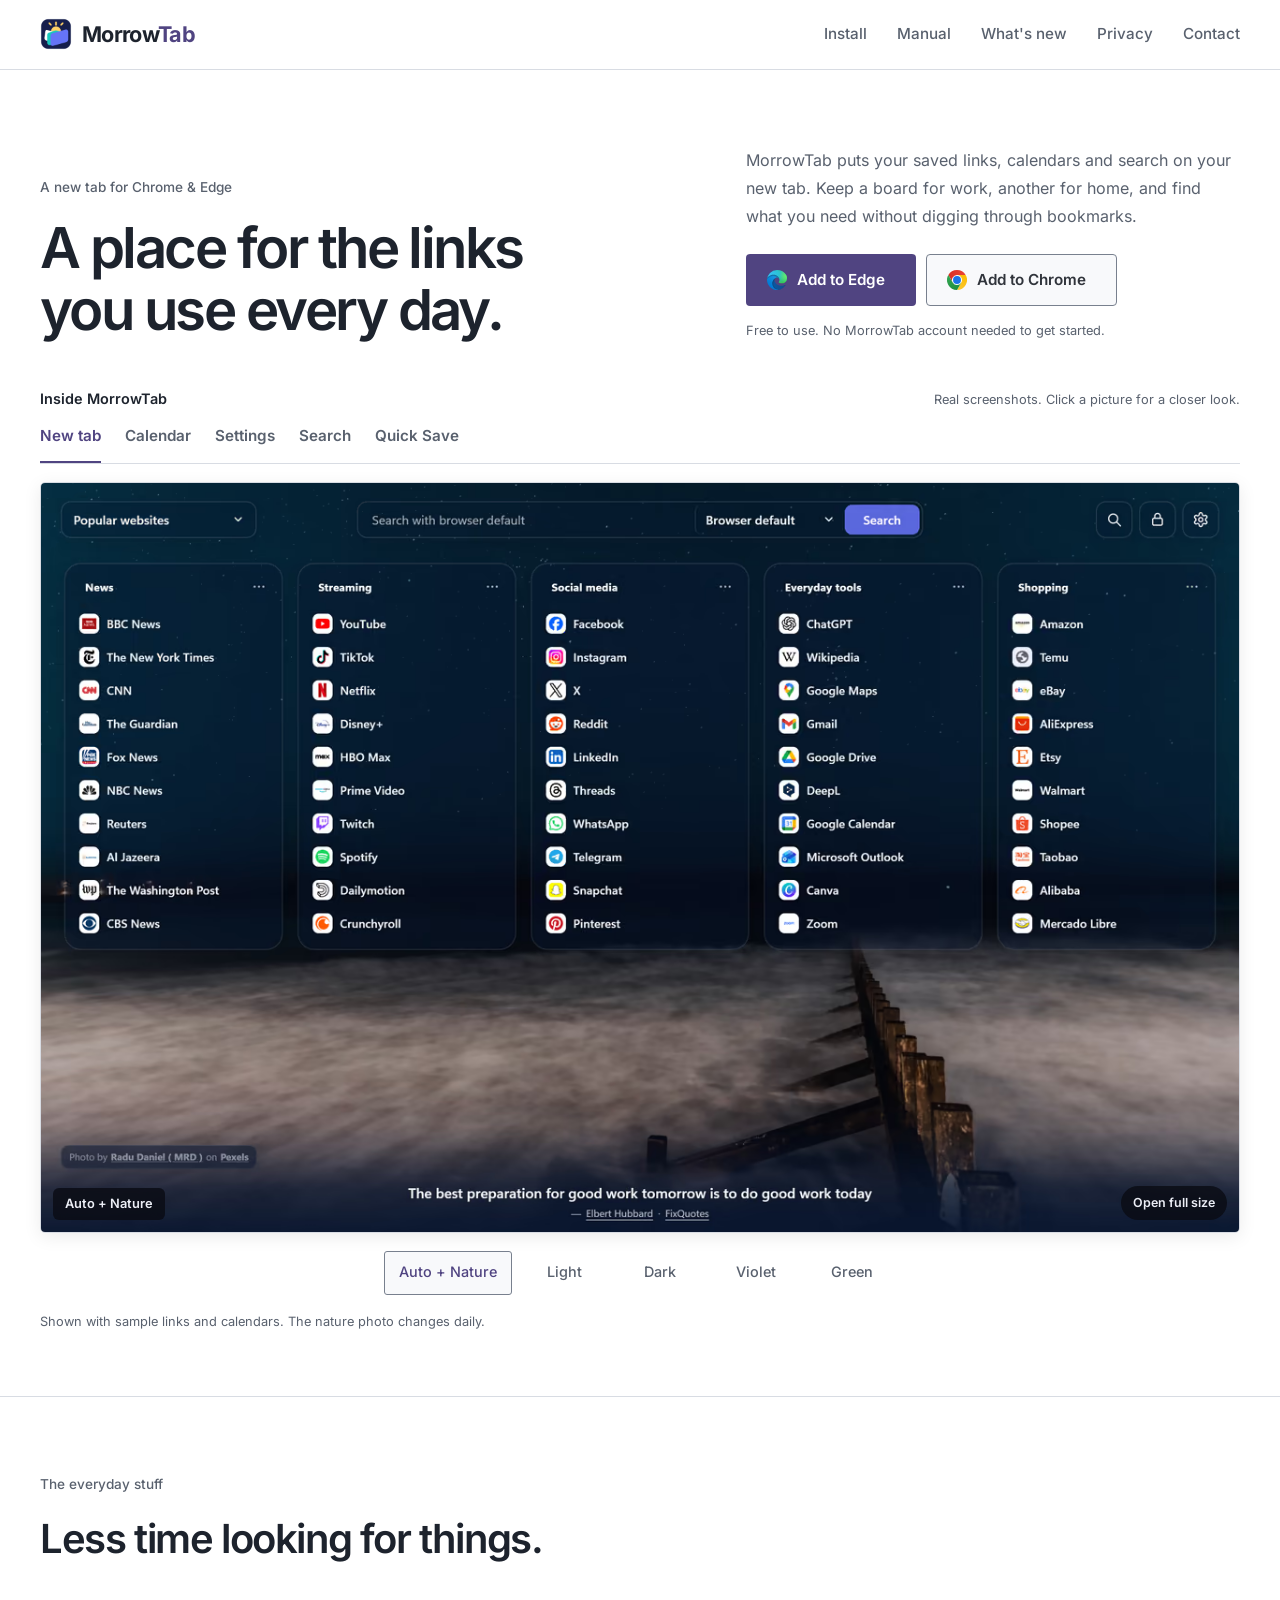
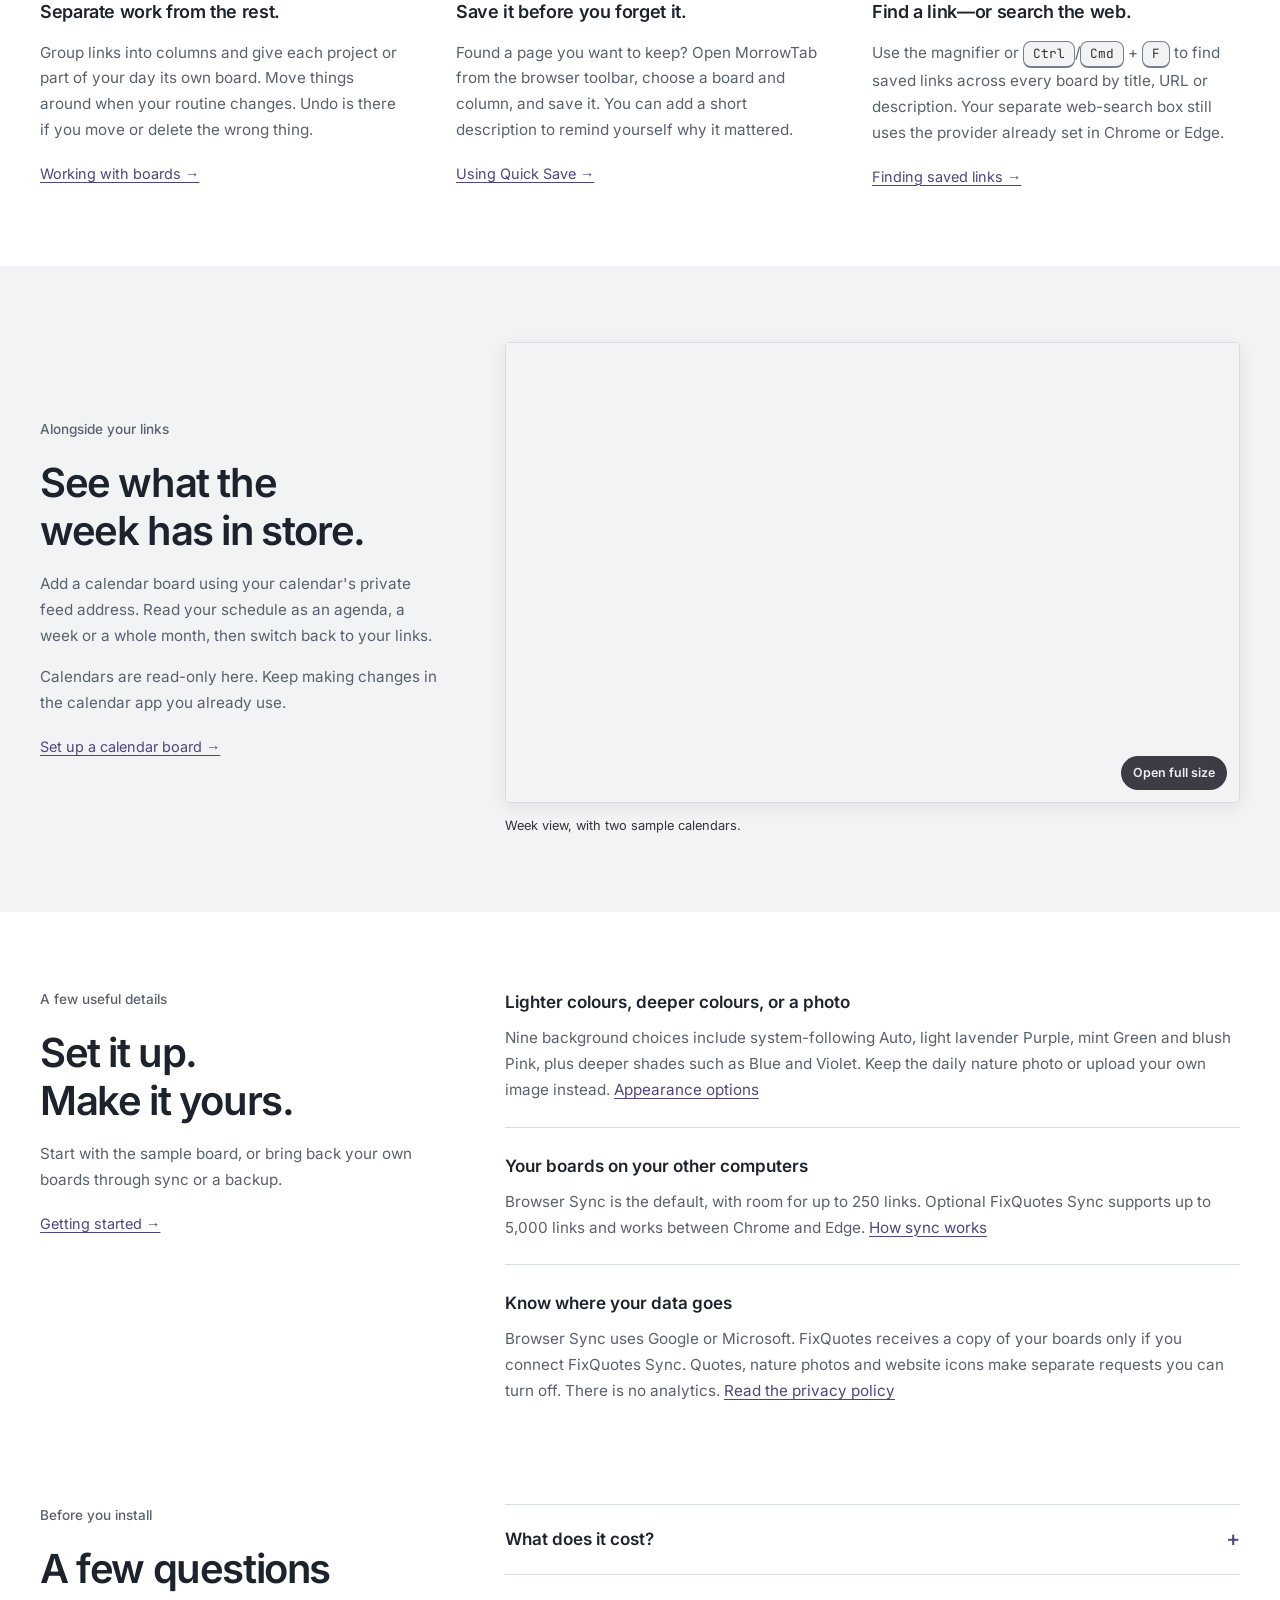
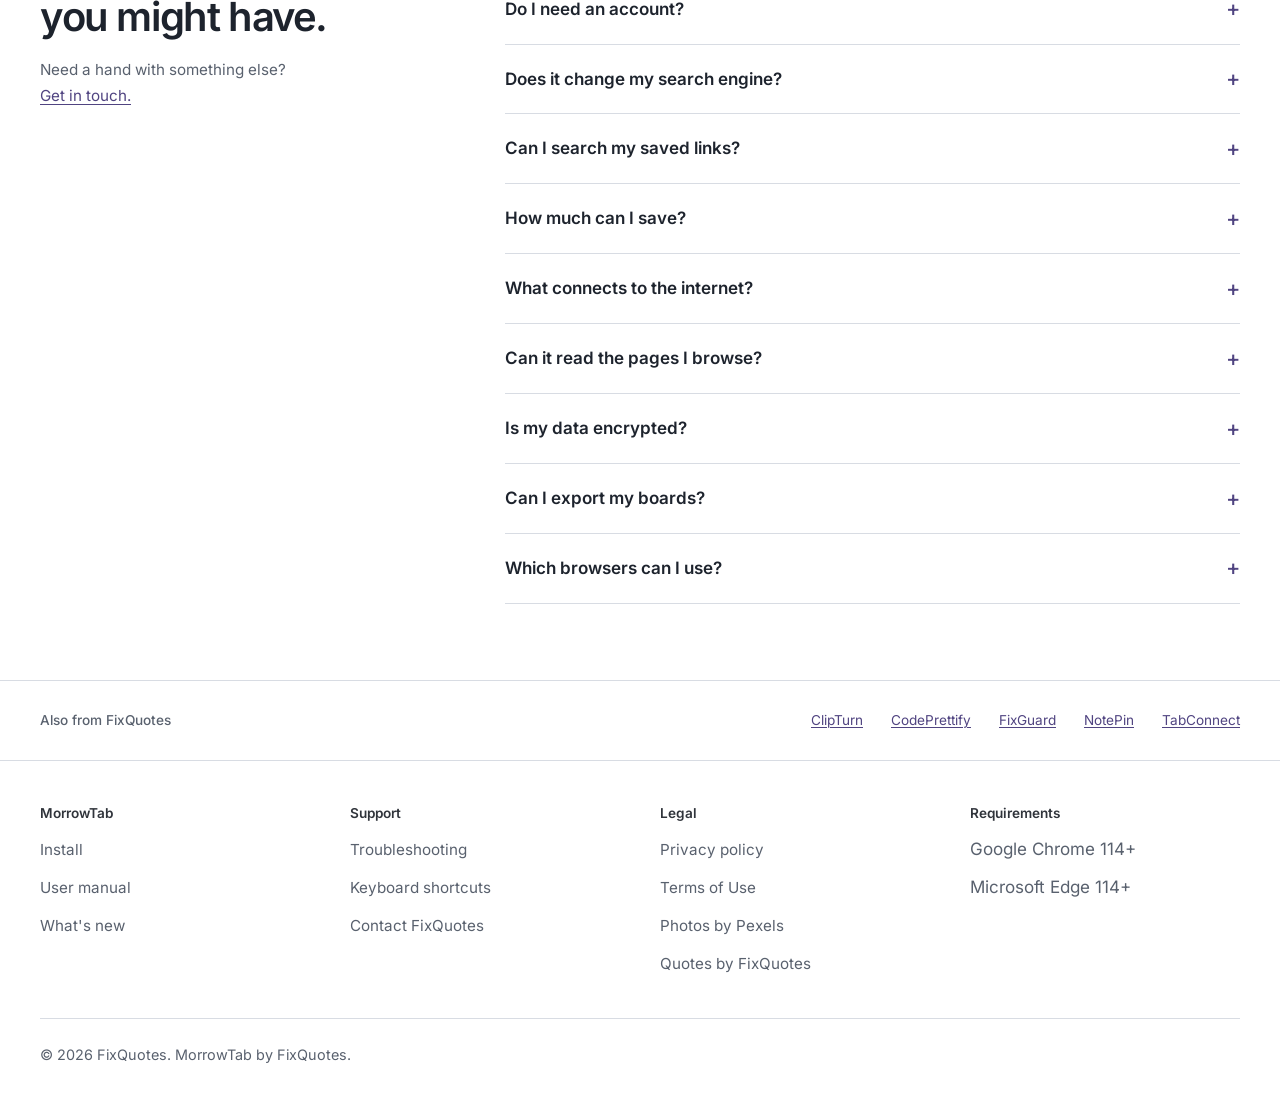
<file: index.html>
<!DOCTYPE html>
<html lang="en">

<head>
    <meta charset="UTF-8">
    <meta name="viewport" content="width=device-width, initial-scale=1.0">
    <meta http-equiv="Content-Security-Policy"
        content="default-src 'self'; base-uri 'self'; object-src 'none'; form-action 'self'; script-src 'self'; style-src 'self'; font-src 'self'; img-src 'self' data:; connect-src 'self'; manifest-src 'self'">
    <meta name="referrer" content="strict-origin-when-cross-origin">
    <title>MorrowTab - Board-Based New Tab for Chrome and Edge</title>
    <meta name="description"
        content="Organize and find your saved links, view calendars and search the web from your new tab. Free for Chrome and Edge, with nine backgrounds and optional cross-browser sync.">
    <meta name="robots" content="index, follow">
    <meta name="author" content="FixQuotes">
    <meta name="theme-color" content="#181a1d">
    <link rel="canonical" href="https://calxibe.github.io/morrowtab/">

    <!-- Open Graph -->
    <meta property="og:type" content="website">
    <meta property="og:site_name" content="MorrowTab">
    <meta property="og:title" content="MorrowTab - Board-Based New Tab for Chrome and Edge">
    <meta property="og:description"
        content="Your everyday links, calendars and search, ready when you open a tab. Free for Chrome and Edge.">
    <meta property="og:url" content="https://calxibe.github.io/morrowtab/">
    <meta property="og:image" content="https://calxibe.github.io/morrowtab/img/morrowtab-social-card.png">

    <!-- Twitter Card -->
    <meta name="twitter:card" content="summary_large_image">
    <meta name="twitter:title" content="MorrowTab - Board-Based New Tab for Chrome and Edge">
    <meta name="twitter:description"
        content="Your everyday links, calendars and search, ready when you open a tab. Free for Chrome and Edge.">
    <meta name="twitter:image" content="https://calxibe.github.io/morrowtab/img/morrowtab-social-card.png">

    <!-- Favicon -->
    <link rel="icon" href="favicon.ico" sizes="any">
    <link rel="icon" type="image/svg+xml" href="favicon.svg">
    <link rel="icon" type="image/png" sizes="16x16" href="img/icon16.png">
    <link rel="icon" type="image/png" sizes="48x48" href="img/icon48.png">
    <link rel="icon" type="image/png" sizes="128x128" href="img/icon128.png">
    <link rel="apple-touch-icon" sizes="180x180" href="apple-touch-icon.png">
    <link rel="manifest" href="site.webmanifest">

    <link rel="preload" href="fonts/inter-latin.woff2" as="font" type="font/woff2" crossorigin>
    <link rel="stylesheet" href="style.css?v=20261005-2">
    <script src="index.js" defer></script>

    <script type="application/ld+json">
    {
            "@context": "https://schema.org",
            "@type": "SoftwareApplication",
            "name": "MorrowTab",
            "alternateName": "MorrowTab: Links & Calendar",
            "applicationCategory": "BrowserApplication",
            "operatingSystem": "Chrome 114 or newer, Microsoft Edge 114 or newer",
            "url": "https://calxibe.github.io/morrowtab/",
            "image": "https://calxibe.github.io/morrowtab/img/morrowtab-social-card.png",
            "description": "MorrowTab replaces the new tab in Chrome and Edge with organized links, calendar boards, private search across saved links, web search through the browser's own default provider, nine background choices, and a daily FixQuotes quote. It uses Browser Sync by default and offers optional email-based FixQuotes Sync for more space.",
            "publisher": {
                    "@type": "Organization",
                    "name": "FixQuotes",
                    "url": "https://apps.fixquotes.com/"
            },
            "isAccessibleForFree": true,
            "offers": {
                    "@type": "Offer",
                    "price": "0",
                    "priceCurrency": "USD"
            }
    }
    </script>

    <script type="application/ld+json">
    {
            "@context": "https://schema.org",
            "@type": "FAQPage",
            "mainEntity": [
                    {
                            "@type": "Question",
                            "name": "What does it cost?",
                            "acceptedAnswer": {
                                    "@type": "Answer",
                                    "text": "MorrowTab is free. There is no paid tier or trial, and optional FixQuotes Sync is free too."
                            }
                    },
                    {
                            "@type": "Question",
                            "name": "Do I need an account?",
                            "acceptedAnswer": {
                                    "@type": "Answer",
                                    "text": "You do not need a MorrowTab account for Browser Sync. It uses the Chrome or Edge profile you are already signed into. If you choose FixQuotes Sync, you sign in with your email and a one-use code. Your boards upload after you review the transfer and choose Connect."
                            }
                    },
                    {
                            "@type": "Question",
                            "name": "Does it change my search engine?",
                            "acceptedAnswer": {
                                    "@type": "Answer",
                                    "text": "No. Browser default sends searches to the provider already set in Chrome or Edge. MorrowTab does not replace it. Extra search engines appear only if you add them."
                            }
                    },
                    {
                            "@type": "Question",
                            "name": "Can I search my saved links?",
                            "acceptedAnswer": {
                                    "@type": "Answer",
                                    "text": "Yes. Type in the main search field, or press Ctrl/Cmd + F to focus it. Matching saved links appear in order of use across all your boards. Open a result or choose Show on board to jump to its original location."
                            }
                    },
                    {
                            "@type": "Question",
                            "name": "How much can I save?",
                            "acceptedAnswer": {
                                    "@type": "Answer",
                                    "text": "Browser Sync allows up to 250 links within a 100 KB budget. FixQuotes Sync allows up to 5,000 links within 4 MB. Both support up to 30 boards, 120 columns overall, 40 columns per board, 200 links per column and 80 search engines. Settings shows how much space you are using."
                            }
                    },
                    {
                            "@type": "Question",
                            "name": "What connects to the internet?",
                            "acceptedAnswer": {
                                    "@type": "Answer",
                                    "text": "The daily quote requests fixquotes.com once per local day. Nature photos use api.fixquotes.com and images.pexels.com. Website icons send an eligible saved hostname to api.fixquotes.com. These features start enabled in a new sample setup; each can be turned off in Settings. Calendar feeds and page titles are fetched from addresses you add, after you grant access to that site. Optional FixQuotes Sync sends sign-in requests and, after you connect, board data to api.fixquotes.com. There is no analytics. The privacy policy lists the requests and the data they contain."
                            }
                    },
                    {
                            "@type": "Question",
                            "name": "Can it read the pages I browse?",
                            "acceptedAnswer": {
                                    "@type": "Answer",
                                    "text": "The Quick Save popup reads the current tab's title and address when you open it. When fetching page titles for new links, the browser asks for access to each HTTPS site. MorrowTab does nothing on other websites by default. Two optional tools are off until you turn them on in Settings: Maps address search, and download links on Zoom recording pages at https://*.zoom.us/rec/*, which reads the recording title and video sources there without saving them or sending them to FixQuotes. See page access in the privacy policy."
                            }
                    },
                    {
                            "@type": "Question",
                            "name": "Is my data encrypted?",
                            "acceptedAnswer": {
                                    "@type": "Answer",
                                    "text": "MorrowTab does not add end-to-end encryption. Browser Sync uses the browser provider's security. FixQuotes Sync uses HTTPS and stores a copy that its server operators can read. Avoid saving confidential information, including private calendar feed addresses. Exported backups are plain JSON, and local records can be read from the browser profile."
                            }
                    },
                    {
                            "@type": "Question",
                            "name": "Can I export my boards?",
                            "acceptedAnswer": {
                                    "@type": "Answer",
                                    "text": "Yes. Export a backup in Settings to save your boards, links, search engines and shared settings in a readable JSON file. You can import it again, or export just one column. Background images, saved search suggestions and cached images stay on their own computer and are left out of the backup."
                            }
                    },
                    {
                            "@type": "Question",
                            "name": "Which browsers can I use?",
                            "acceptedAnswer": {
                                    "@type": "Answer",
                                    "text": "Google Chrome and Microsoft Edge, version 114 or newer. There is currently no Firefox or Safari version."
                            }
                    }
            ]
    }
    </script>
</head>

<body>
    <a class="skip-link" href="#main-content">Skip to main content</a>

    <header>
        <div class="header-inner">
            <a href="./" class="logo" aria-current="page">
                <img src="img/icon48.png" alt="" aria-hidden="true" class="logo-icon" width="48" height="48">
                <span class="logo-text">Morrow<span>Tab</span></span>
            </a>
            <button class="nav-toggle" type="button" aria-expanded="false" aria-controls="site-nav"
                aria-label="Toggle navigation">
                <span class="nav-toggle-bar"></span>
                <span class="nav-toggle-bar"></span>
                <span class="nav-toggle-bar"></span>
            </button>
            <nav id="site-nav" aria-label="Main">
                <a href="./#install">Install</a>
                <a href="manual.html">Manual</a>
                <a href="changelog.html">What's new</a>
                <a href="privacy.html">Privacy</a>
                <a href="contact.html">Contact</a>
            </nav>
        </div>
    </header>

    <main id="main-content" class="home-page">
        <section class="hero">
            <div class="container hero-layout">
                <div class="hero-title">
                    <p class="eyebrow">A new tab for Chrome &amp; Edge</p>
                    <h1>A place for the links<br>you use every day.</h1>
                </div>
                <div class="hero-intro">
                    <p class="subtitle">MorrowTab puts your saved links, calendars and search on your new tab.
                        Keep a board for work, another for home, and find what you need without digging through bookmarks.</p>
                    <div class="cta-buttons" id="install" role="group" aria-label="Install MorrowTab">
                        <a href="https://microsoftedge.microsoft.com/addons/detail/pbdbhkiajaobdacbebifndnghiiodlgi"
                            class="btn btn-primary" target="_blank" rel="noopener">
                            <img src="img/edge.svg" alt="" class="btn-icon" width="20" height="20" aria-hidden="true">
                            Add to Edge<span class="visually-hidden"> (opens in a new tab)</span>
                        </a>
                        <a href="https://chromewebstore.google.com/detail/gfpandbngbmageefohholgefhmhahpff"
                            class="btn btn-secondary" target="_blank" rel="noopener">
                            <img src="img/chrome.svg" alt="" class="btn-icon" width="20" height="20" aria-hidden="true">
                            Add to Chrome<span class="visually-hidden"> (opens in a new tab)</span>
                        </a>
                    </div>
                    <p class="install-note">Free to use. No MorrowTab account needed to get started.</p>
                </div>
            </div>
        </section>

        <section id="screenshots">
            <div class="container">
                <div class="preview-heading">
                    <h2>Inside MorrowTab</h2>
                    <p>Real screenshots. Click a picture for a closer look.</p>
                </div>

                <div class="screenshot-tabs" role="tablist" aria-label="MorrowTab screenshots">
                    <button class="screenshot-tab" type="button" role="tab" id="tab-newtab"
                        aria-controls="panel-newtab" aria-selected="true" tabindex="0">New tab</button>
                    <button class="screenshot-tab" type="button" role="tab" id="tab-calendar"
                        aria-controls="panel-calendar" aria-selected="false" tabindex="-1">Calendar</button>
                    <button class="screenshot-tab" type="button" role="tab" id="tab-settings"
                        aria-controls="panel-settings" aria-selected="false" tabindex="-1">Settings</button>
                    <button class="screenshot-tab" type="button" role="tab" id="tab-search"
                        aria-controls="panel-search" aria-selected="false" tabindex="-1">Search</button>
                    <button class="screenshot-tab" type="button" role="tab" id="tab-quicksave"
                        aria-controls="panel-quicksave" aria-selected="false" tabindex="-1">Quick Save</button>
                </div>

<div class="screenshot-showcase">
                    <div class="screenshot-panel" id="panel-newtab" role="tabpanel" aria-labelledby="tab-newtab"
                        tabindex="0">
                        <button class="screenshot-card" type="button"
                            data-fullsrc="img/screenshots/newtab-auto-nature.png">
                            <span class="screenshot-label">Auto + Nature</span>
                            <picture>
                                <source type="image/avif"
                                    srcset="img/screenshots/newtab-auto-nature-768.avif 768w, img/screenshots/newtab-auto-nature-1280.avif 1280w, img/screenshots/newtab-auto-nature-1920.avif 1920w"
                                    sizes="(min-width: 1248px) 1180px, (max-width: 768px) calc(100vw - 34px), calc(100vw - 50px)">
                                <source type="image/webp"
                                    srcset="img/screenshots/newtab-auto-nature-768.webp 768w, img/screenshots/newtab-auto-nature-1280.webp 1280w, img/screenshots/newtab-auto-nature-1920.webp 1920w"
                                    sizes="(min-width: 1248px) 1180px, (max-width: 768px) calc(100vw - 34px), calc(100vw - 50px)">
                                <img src="img/screenshots/newtab-auto-nature.png" width="1920" height="1200"
                                    alt="The default MorrowTab setup with the Auto color theme and Daily Pexels nature enabled: the Popular websites starter board with five columns of links over a coastal night photograph, with its photographer credit visible"
                                    loading="eager" fetchpriority="high" decoding="async">
                            </picture>
                            <span class="screenshot-hint">Open full size</span>
                        </button>
                        <div class="screenshot-variants">
                            <button class="screenshot-variant" type="button" aria-pressed="true"
                                data-previewsrc="img/screenshots/newtab-auto-nature.png"
                                data-fullsrc="img/screenshots/newtab-auto-nature.png"
                                data-avif="img/screenshots/newtab-auto-nature-768.avif 768w, img/screenshots/newtab-auto-nature-1280.avif 1280w, img/screenshots/newtab-auto-nature-1920.avif 1920w"
                                data-webp="img/screenshots/newtab-auto-nature-768.webp 768w, img/screenshots/newtab-auto-nature-1280.webp 1280w, img/screenshots/newtab-auto-nature-1920.webp 1920w"
                                data-alt="The default MorrowTab setup with the Auto color theme and Daily Pexels nature enabled: the Popular websites starter board with five columns of links over a coastal night photograph, with its photographer credit visible"
                                data-label="Auto + Nature">Auto + Nature</button>
                            <button class="screenshot-variant" type="button" aria-pressed="false"
                                data-previewsrc="img/screenshots/newtab-light.png"
                                data-fullsrc="img/screenshots/newtab-light.png"
                                data-avif="img/screenshots/newtab-light-768.avif 768w, img/screenshots/newtab-light-1280.avif 1280w, img/screenshots/newtab-light-1920.avif 1920w"
                                data-webp="img/screenshots/newtab-light-768.webp 768w, img/screenshots/newtab-light-1280.webp 1280w, img/screenshots/newtab-light-1920.webp 1920w"
                                data-alt="The MorrowTab new tab page in light mode, showing five columns of links"
                                data-label="Light">Light</button>
                            <button class="screenshot-variant" type="button" aria-pressed="false"
                                data-previewsrc="img/screenshots/newtab-dark.png"
                                data-fullsrc="img/screenshots/newtab-dark.png"
                                data-avif="img/screenshots/newtab-dark-768.avif 768w, img/screenshots/newtab-dark-1280.avif 1280w, img/screenshots/newtab-dark-1920.avif 1920w"
                                data-webp="img/screenshots/newtab-dark-768.webp 768w, img/screenshots/newtab-dark-1280.webp 1280w, img/screenshots/newtab-dark-1920.webp 1920w"
                                data-alt="The same MorrowTab board on the dark surface the Auto theme uses when the system is in dark mode"
                                data-label="Dark">Dark</button>
                            <button class="screenshot-variant" type="button" aria-pressed="false"
                                data-previewsrc="img/screenshots/newtab-theme-violet.png"
                                data-fullsrc="img/screenshots/newtab-theme-violet.png"
                                data-avif="img/screenshots/newtab-theme-violet-768.avif 768w, img/screenshots/newtab-theme-violet-1280.avif 1280w, img/screenshots/newtab-theme-violet-1920.avif 1920w"
                                data-webp="img/screenshots/newtab-theme-violet-768.webp 768w, img/screenshots/newtab-theme-violet-1280.webp 1280w, img/screenshots/newtab-theme-violet-1920.webp 1920w"
                                data-alt="The same MorrowTab board on a deep purple Violet gradient, with white card text and the Find saved links, layout lock and Settings toolbar buttons"
                                data-label="Violet">Violet</button>
                            <button class="screenshot-variant" type="button" aria-pressed="false"
                                data-previewsrc="img/screenshots/newtab-theme-green.png"
                                data-fullsrc="img/screenshots/newtab-theme-green.png"
                                data-avif="img/screenshots/newtab-theme-green-768.avif 768w, img/screenshots/newtab-theme-green-1280.avif 1280w, img/screenshots/newtab-theme-green-1920.avif 1920w"
                                data-webp="img/screenshots/newtab-theme-green-768.webp 768w, img/screenshots/newtab-theme-green-1280.webp 1280w, img/screenshots/newtab-theme-green-1920.webp 1920w"
                                data-alt="The same MorrowTab board on a light mint Green gradient, with dark card text and the Find saved links, layout lock and Settings toolbar buttons"
                                data-label="Green">Green</button>
                        </div>
                    </div>

                    <div class="screenshot-panel" id="panel-calendar" role="tabpanel" aria-labelledby="tab-calendar"
                        tabindex="0" hidden>
                        <button class="screenshot-card" type="button"
                            data-fullsrc="img/screenshots/calendar-agenda.png">
                            <span class="screenshot-label">Agenda</span>
                            <picture>
                                <source type="image/avif"
                                    srcset="img/screenshots/calendar-agenda-768.avif 768w, img/screenshots/calendar-agenda-1280.avif 1280w, img/screenshots/calendar-agenda-1920.avif 1920w"
                                    sizes="(min-width: 1248px) 1180px, (max-width: 768px) calc(100vw - 34px), calc(100vw - 50px)">
                                <source type="image/webp"
                                    srcset="img/screenshots/calendar-agenda-768.webp 768w, img/screenshots/calendar-agenda-1280.webp 1280w, img/screenshots/calendar-agenda-1920.webp 1920w"
                                    sizes="(min-width: 1248px) 1180px, (max-width: 768px) calc(100vw - 34px), calc(100vw - 50px)">
                                <img src="img/screenshots/calendar-agenda.png" width="1920" height="1200"
                                    alt="A MorrowTab calendar board in the Agenda layout over the nature photo: two calendar chips named Work and Family, then Today and the days ahead listing meetings with their times, an all-day birthday and a weekend trip"
                                    loading="lazy" decoding="async">
                            </picture>
                            <span class="screenshot-hint">Open full size</span>
                        </button>
                        <div class="screenshot-variants">
                            <button class="screenshot-variant" type="button" aria-pressed="true"
                                data-previewsrc="img/screenshots/calendar-agenda.png"
                                data-fullsrc="img/screenshots/calendar-agenda.png"
                                data-avif="img/screenshots/calendar-agenda-768.avif 768w, img/screenshots/calendar-agenda-1280.avif 1280w, img/screenshots/calendar-agenda-1920.avif 1920w"
                                data-webp="img/screenshots/calendar-agenda-768.webp 768w, img/screenshots/calendar-agenda-1280.webp 1280w, img/screenshots/calendar-agenda-1920.webp 1920w"
                                data-alt="A MorrowTab calendar board in the Agenda layout over the nature photo: two calendar chips named Work and Family, then Today and the days ahead listing meetings with their times, an all-day birthday and a weekend trip"
                                data-label="Agenda">Agenda</button>
                            <button class="screenshot-variant" type="button" aria-pressed="false"
                                data-previewsrc="img/screenshots/calendar-week.png"
                                data-fullsrc="img/screenshots/calendar-week.png"
                                data-avif="img/screenshots/calendar-week-768.avif 768w, img/screenshots/calendar-week-1280.avif 1280w, img/screenshots/calendar-week-1920.avif 1920w"
                                data-webp="img/screenshots/calendar-week-768.webp 768w, img/screenshots/calendar-week-1280.webp 1280w, img/screenshots/calendar-week-1920.webp 1920w"
                                data-alt="The same calendar board in the Week layout: seven day columns across the full width with today ringed, the week number and date range in the heading, and Previous, Today and Next buttons"
                                data-label="Week">Week</button>
                            <button class="screenshot-variant" type="button" aria-pressed="false"
                                data-previewsrc="img/screenshots/calendar-month.png"
                                data-fullsrc="img/screenshots/calendar-month.png"
                                data-avif="img/screenshots/calendar-month-768.avif 768w, img/screenshots/calendar-month-1280.avif 1280w, img/screenshots/calendar-month-1920.avif 1920w"
                                data-webp="img/screenshots/calendar-month-768.webp 768w, img/screenshots/calendar-month-1280.webp 1280w, img/screenshots/calendar-month-1920.webp 1920w"
                                data-alt="The same calendar board in the Month layout: a grid of the whole month with a week number beside each row, today marked, and short event lines in each day"
                                data-label="Month">Month</button>
                            <button class="screenshot-variant" type="button" aria-pressed="false"
                                data-previewsrc="img/screenshots/calendar-agenda-light.png"
                                data-fullsrc="img/screenshots/calendar-agenda-light.png"
                                data-avif="img/screenshots/calendar-agenda-light-768.avif 768w, img/screenshots/calendar-agenda-light-1280.avif 1280w, img/screenshots/calendar-agenda-light-1920.avif 1920w"
                                data-webp="img/screenshots/calendar-agenda-light-768.webp 768w, img/screenshots/calendar-agenda-light-1280.webp 1280w, img/screenshots/calendar-agenda-light-1920.webp 1920w"
                                data-alt="A MorrowTab calendar board in light mode, with Work and Family calendars and upcoming events in the Agenda layout"
                                data-label="Agenda (light)">Agenda (light)</button>
                            <button class="screenshot-variant" type="button" aria-pressed="false"
                                data-previewsrc="img/screenshots/calendar-week-light.png"
                                data-fullsrc="img/screenshots/calendar-week-light.png"
                                data-avif="img/screenshots/calendar-week-light-768.avif 768w, img/screenshots/calendar-week-light-1280.avif 1280w, img/screenshots/calendar-week-light-1920.avif 1920w"
                                data-webp="img/screenshots/calendar-week-light-768.webp 768w, img/screenshots/calendar-week-light-1280.webp 1280w, img/screenshots/calendar-week-light-1920.webp 1920w"
                                data-alt="A MorrowTab calendar board in light mode, with seven day columns showing a week of Work and Family events"
                                data-label="Week (light)">Week (light)</button>
                            <button class="screenshot-variant" type="button" aria-pressed="false"
                                data-previewsrc="img/screenshots/calendar-month-light.png"
                                data-fullsrc="img/screenshots/calendar-month-light.png"
                                data-avif="img/screenshots/calendar-month-light-768.avif 768w, img/screenshots/calendar-month-light-1280.avif 1280w, img/screenshots/calendar-month-light-1920.avif 1920w"
                                data-webp="img/screenshots/calendar-month-light-768.webp 768w, img/screenshots/calendar-month-light-1280.webp 1280w, img/screenshots/calendar-month-light-1920.webp 1920w"
                                data-alt="A MorrowTab calendar board in light mode, with Work and Family events arranged in the Month grid"
                                data-label="Month (light)">Month (light)</button>
                        </div>
                    </div>

                    <div class="screenshot-panel" id="panel-settings" role="tabpanel" aria-labelledby="tab-settings"
                        tabindex="0" hidden>
                        <button class="screenshot-card" type="button"
                            data-fullsrc="img/screenshots/settings-light.png">
                            <span class="screenshot-label">Light</span>
                            <picture>
                                <source type="image/avif"
                                    srcset="img/screenshots/settings-light-768.avif 768w, img/screenshots/settings-light-1280.avif 1280w, img/screenshots/settings-light-1920.avif 1920w"
                                    sizes="(min-width: 1248px) 1180px, (max-width: 768px) calc(100vw - 34px), calc(100vw - 50px)">
                                <source type="image/webp"
                                    srcset="img/screenshots/settings-light-768.webp 768w, img/screenshots/settings-light-1280.webp 1280w, img/screenshots/settings-light-1920.webp 1920w"
                                    sizes="(min-width: 1248px) 1180px, (max-width: 768px) calc(100vw - 34px), calc(100vw - 50px)">
                                <img src="img/screenshots/settings-light.png" width="1920" height="1200"
                                    alt="The light MorrowTab Settings dialog with Appearance selected in the sidebar: nine background swatches including light lavender Purple, mint Green and blush Pink, photo controls, daily quote mode and column spacing"
                                    loading="lazy" decoding="async">
                            </picture>
                            <span class="screenshot-hint">Open full size</span>
                        </button>
                        <div class="screenshot-variants">
                            <button class="screenshot-variant" type="button" aria-pressed="true"
                                data-previewsrc="img/screenshots/settings-light.png"
                                data-fullsrc="img/screenshots/settings-light.png"
                                data-avif="img/screenshots/settings-light-768.avif 768w, img/screenshots/settings-light-1280.avif 1280w, img/screenshots/settings-light-1920.avif 1920w"
                                data-webp="img/screenshots/settings-light-768.webp 768w, img/screenshots/settings-light-1280.webp 1280w, img/screenshots/settings-light-1920.webp 1920w"
                                data-alt="The light MorrowTab Settings dialog with Appearance selected in the sidebar: nine background swatches including light lavender Purple, mint Green and blush Pink, photo controls, daily quote mode and column spacing"
                                data-label="Light">Light</button>
                            <button class="screenshot-variant" type="button" aria-pressed="false"
                                data-previewsrc="img/screenshots/settings-dark.png"
                                data-fullsrc="img/screenshots/settings-dark.png"
                                data-avif="img/screenshots/settings-dark-768.avif 768w, img/screenshots/settings-dark-1280.avif 1280w, img/screenshots/settings-dark-1920.avif 1920w"
                                data-webp="img/screenshots/settings-dark-768.webp 768w, img/screenshots/settings-dark-1280.webp 1280w, img/screenshots/settings-dark-1920.webp 1920w"
                                data-alt="The dark MorrowTab Settings dialog with Appearance selected in the sidebar and the same nine background choices, including three light coloured swatches"
                                data-label="Dark">Dark</button>
                        </div>
                    </div>

                    <div class="screenshot-panel" id="panel-search" role="tabpanel" aria-labelledby="tab-search"
                        tabindex="0" hidden>
                        <button class="screenshot-card" type="button"
                            data-fullsrc="img/screenshots/saved-link-search.png"
                            aria-label="Open full size: search in MorrowTab">
                            <span class="screenshot-label">Find saved links</span>
                            <picture>
                                <source type="image/avif"
                                    srcset="img/screenshots/saved-link-search-768.avif 768w, img/screenshots/saved-link-search-1280.avif 1280w, img/screenshots/saved-link-search-1920.avif 1920w"
                                    sizes="(min-width: 1248px) 1180px, (max-width: 768px) calc(100vw - 34px), calc(100vw - 50px)">
                                <source type="image/webp"
                                    srcset="img/screenshots/saved-link-search-768.webp 768w, img/screenshots/saved-link-search-1280.webp 1280w, img/screenshots/saved-link-search-1920.webp 1920w"
                                    sizes="(min-width: 1248px) 1180px, (max-width: 768px) calc(100vw - 34px), calc(100vw - 50px)">
                                <img src="img/screenshots/saved-link-search.png" width="1920" height="1200"
                                    alt="The main search field showing saved links for google, with their board and column, URLs and Show on board buttons"
                                    loading="lazy" decoding="async">
                            </picture>
                            <span class="screenshot-hint">Open full size</span>
                        </button>
                        <div class="screenshot-variants">
                            <button class="screenshot-variant" type="button" aria-pressed="true"
                                data-previewsrc="img/screenshots/saved-link-search.png"
                                data-fullsrc="img/screenshots/saved-link-search.png"
                                data-avif="img/screenshots/saved-link-search-768.avif 768w, img/screenshots/saved-link-search-1280.avif 1280w, img/screenshots/saved-link-search-1920.avif 1920w"
                                data-webp="img/screenshots/saved-link-search-768.webp 768w, img/screenshots/saved-link-search-1280.webp 1280w, img/screenshots/saved-link-search-1920.webp 1920w"
                                data-alt="The main search field showing saved links for google, with their board and column, URLs and Show on board buttons"
                                data-label="Find saved links">Find saved links</button>
                            <button class="screenshot-variant" type="button" aria-pressed="false"
                                data-previewsrc="img/screenshots/search-suggestions.png"
                                data-fullsrc="img/screenshots/search-suggestions.png"
                                data-avif="img/screenshots/search-suggestions-768.avif 768w, img/screenshots/search-suggestions-1280.avif 1280w, img/screenshots/search-suggestions-1920.avif 1920w"
                                data-webp="img/screenshots/search-suggestions-768.webp 768w, img/screenshots/search-suggestions-1280.webp 1280w, img/screenshots/search-suggestions-1920.webp 1920w"
                                data-alt="The MorrowTab web-search box with design typed in and three suggestions from earlier searches on this computer"
                                data-label="Web-search suggestions">Web-search suggestions</button>
                        </div>
                    </div>

                    <div class="screenshot-panel" id="panel-quicksave" role="tabpanel" aria-labelledby="tab-quicksave"
                        tabindex="0" hidden>
                        <button class="screenshot-card screenshot-card--popup" type="button"
                            data-fullsrc="img/screenshots/quick-save-popup.png"
                            aria-label="Open full size: the Quick Save popup">
                            <picture>
                                <source type="image/avif" srcset="img/screenshots/quick-save-popup-640.avif 640w"
                                    sizes="min(360px, 40svh, calc(100vw - 48px))">
                                <source type="image/webp" srcset="img/screenshots/quick-save-popup-640.webp 640w"
                                    sizes="min(360px, 40svh, calc(100vw - 48px))">
                                <img src="img/screenshots/quick-save-popup.png" width="640" height="1120"
                                    alt="The MorrowTab toolbar popup titled Save to MorrowTab, previewing the current page, with Board, Column and Title fields above a Save current tab button"
                                    loading="lazy" decoding="async">
                            </picture>
                            <span class="screenshot-hint">Open full size</span>
                        </button>
                    </div>
                </div>
                <p class="preview-caption">Shown with sample links and calendars. The nature photo changes daily.</p>
            </div>
        </section>


        <section id="features" class="everyday-section">
            <div class="container">
                <div class="section-header">
                    <p class="eyebrow">The everyday stuff</p>
                    <h2>Less time looking for things.</h2>
                </div>
                <div class="everyday-grid">
                    <article>
                        <h3>Separate work from the rest.</h3>
                        <p>Group links into columns and give each project or part of your day its own board.
                            Move things around when your routine changes. Undo is there if you move or delete the wrong thing.</p>
                        <a href="manual.html#boards">Working with boards <span aria-hidden="true">&rarr;</span></a>
                    </article>
                    <article>
                        <h3>Save it before you forget it.</h3>
                        <p>Found a page you want to keep? Open MorrowTab from the browser toolbar, choose a board
                            and column, and save it. You can add a short description to remind yourself why it mattered.</p>
                        <a href="manual.html#quick-save">Using Quick Save <span aria-hidden="true">&rarr;</span></a>
                    </article>
                    <article id="shortcuts">
                        <h3>Find a link—or search the web.</h3>
                        <p>Use the magnifier or <kbd>Ctrl</kbd>/<kbd>Cmd</kbd> + <kbd>F</kbd> to find
                            saved links across every board by title, URL or description. Your separate web-search box
                            still uses the provider already set in Chrome or Edge.</p>
                        <a href="manual.html#saved-link-search">Finding saved links <span aria-hidden="true">&rarr;</span></a>
                    </article>
                </div>
            </div>
        </section>

        <section class="calendar-section">
            <div class="container detail-layout">
                <div class="detail-copy">
                    <p class="eyebrow">Alongside your links</p>
                    <h2>See what the week has in store.</h2>
                    <p>Add a calendar board using your calendar's private feed address. Read your schedule
                        as an agenda, a week or a whole month, then switch back to your links.</p>
                    <p>Calendars are read-only here. Keep making changes in the calendar app you already use.</p>
                    <a href="manual.html#calendar-boards">Set up a calendar board <span aria-hidden="true">&rarr;</span></a>
                </div>
                <figure class="detail-figure">
                    <button class="screenshot-card" type="button" data-fullsrc="img/screenshots/calendar-week-light.png"
                        aria-label="Open the light-mode week calendar screenshot at full size">
                        <picture>
                            <source type="image/avif" srcset="img/screenshots/calendar-week-light-768.avif 768w, img/screenshots/calendar-week-light-1280.avif 1280w"
                                sizes="(min-width: 1248px) 720px, (max-width: 900px) calc(100vw - 48px), 60vw">
                            <source type="image/webp" srcset="img/screenshots/calendar-week-light-768.webp 768w, img/screenshots/calendar-week-light-1280.webp 1280w"
                                sizes="(min-width: 1248px) 720px, (max-width: 900px) calc(100vw - 48px), 60vw">
                            <img src="img/screenshots/calendar-week-light.png" width="1920" height="1200"
                                alt="A MorrowTab calendar board in light mode showing a week of sample events" loading="lazy" decoding="async">
                        </picture>
                        <span class="screenshot-hint">Open full size</span>
                    </button>
                    <figcaption>Week view, with two sample calendars.</figcaption>
                </figure>
            </div>
        </section>

        <section id="privacy-summary" class="practical-section">
            <div class="container practical-layout">
                <div class="section-header">
                    <p class="eyebrow">A few useful details</p>
                    <h2>Set it up.<br>Make it yours.</h2>
                    <p>Start with the sample board, or bring back your own boards through sync or a backup.</p>
                    <a href="manual.html#first-board">Getting started <span aria-hidden="true">&rarr;</span></a>
                </div>
                <dl class="practical-list">
                    <div>
                        <dt>Lighter colours, deeper colours, or a photo</dt>
                        <dd>Nine background choices include system-following Auto, light lavender Purple, mint Green
                            and blush Pink, plus deeper shades such as Blue and Violet. Keep the daily nature photo
                            or upload your own image instead. <a href="manual.html#appearance">Appearance options</a></dd>
                    </div>
                    <div id="limits">
                        <dt>Your boards on your other computers</dt>
                        <dd>Browser Sync is the default, with room for up to 250 links. Optional FixQuotes Sync
                            supports up to 5,000 links and works between Chrome and Edge.
                            <a href="manual.html#sync">How sync works</a></dd>
                    </div>
                    <div>
                        <dt>Know where your data goes</dt>
                        <dd>Browser Sync uses Google or Microsoft. FixQuotes receives a copy of your boards only
                            if you connect FixQuotes Sync. Quotes, nature photos and website icons make separate requests
                            you can turn off. There is no analytics.
                            <a href="privacy.html">Read the privacy policy</a></dd>
                    </div>
                </dl>
            </div>
        </section>

        <section id="faq">
            <div class="container faq-layout">
                <div class="section-header">
                    <p class="eyebrow">Before you install</p>
                    <h2>A few questions<br>you might have.</h2>
                    <p>Need a hand with something else?<br><a href="contact.html">Get in touch.</a></p>
                </div>
                <div class="faq-list">
                    <details>
                        <summary>What does it cost?</summary>
                        <p>MorrowTab is free. There is no paid tier or trial, and optional FixQuotes Sync is free too.</p>
                    </details>
                    <details>
                        <summary>Do I need an account?</summary>
                        <p>You do not need a MorrowTab account for Browser Sync. It uses the Chrome or Edge profile
                            you are already signed into. If you choose FixQuotes Sync, you sign in with your email
                            and a one-use code. Your boards upload after you review the transfer and choose Connect.</p>
                    </details>
                    <details>
                        <summary>Does it change my search engine?</summary>
                        <p>No. Browser default sends searches to the provider already set in Chrome or Edge.
                            MorrowTab does not replace it. Extra search engines appear only if you add them.</p>
                    </details>
                    <details>
                        <summary>Can I search my saved links?</summary>
                        <p>Yes. Type in the main search field, or press Ctrl/Cmd + F to focus it.
                            Matching saved links appear in order of use across all your boards. Open a result
                            or choose Show on board to jump to its original location.</p>
                    </details>
                    <details>
                        <summary>How much can I save?</summary>
                        <p>Browser Sync allows up to 250 links within a 100 KB budget. FixQuotes Sync allows up to
                            5,000 links within 4 MB. Both support up to 30 boards, 120 columns overall, 40 columns
                            per board, 200 links per column and 80 search engines. Settings shows how much space you are using.</p>
                    </details>
                    <details>
                        <summary>What connects to the internet?</summary>
                        <p>The daily quote requests fixquotes.com once per local day. Nature photos use api.fixquotes.com
                            and images.pexels.com. Website icons send an eligible saved hostname to api.fixquotes.com.
                            These features start enabled in a new sample setup; each can be turned off in Settings.</p>
                        <p>Calendar feeds and page titles are fetched from addresses you add, after you grant access to
                            that site. Optional FixQuotes Sync sends sign-in requests and, after you connect, board data
                            to api.fixquotes.com. There is no analytics.
                            The <a href="privacy.html">privacy policy</a> lists the requests and the data they contain.</p>
                    </details>
                    <details>
                        <summary>Can it read the pages I browse?</summary>
                        <p>The Quick Save popup reads the current tab's title and address when you open it.
                            When fetching page titles for new links, the browser asks for access to each HTTPS site.</p>
                        <p>MorrowTab does nothing on other websites by default. Two optional tools are off until you
                            turn them on in Settings: Maps address search, and download links on Zoom recording pages
                            at https://*.zoom.us/rec/*, which reads the recording title and video sources there
                            without saving them or sending them to FixQuotes.
                            See <a href="privacy.html">page access in the privacy policy</a>.</p>
                    </details>
                    <details>
                        <summary>Is my data encrypted?</summary>
                        <p>MorrowTab does not add end-to-end encryption. Browser Sync uses the browser provider's
                            security. FixQuotes Sync uses HTTPS and stores a copy that its server operators can read.
                            Avoid saving confidential information, including private calendar feed addresses.
                            Exported backups are plain JSON, and local records can be read from the browser profile.</p>
                    </details>
                    <details>
                        <summary>Can I export my boards?</summary>
                        <p>Yes. Export a backup in Settings to save your boards, links, search engines and shared
                            settings in a readable JSON file. You can import it again, or export just one column.
                            Background images, saved search suggestions and cached images stay on their own computer
                            and are left out of the backup.</p>
                    </details>
                    <details>
                        <summary>Which browsers can I use?</summary>
                        <p>Google Chrome and Microsoft Edge, version 114 or newer. There is currently no Firefox or Safari version.</p>
                    </details>
                </div>
            </div>
        </section>

        <section id="more-extensions" class="publisher-section">
            <div class="container publisher-layout">
                <h2>Also from FixQuotes</h2>
                <p><a href="https://clipturn.app/" target="_blank" rel="noopener">ClipTurn<span class="visually-hidden"> (opens in a new tab)</span></a>
                    <a href="https://prettify.cloud/" target="_blank" rel="noopener">CodePrettify<span class="visually-hidden"> (opens in a new tab)</span></a>
                    <a href="https://fixguard.org/" target="_blank" rel="noopener">FixGuard<span class="visually-hidden"> (opens in a new tab)</span></a>
                    <a href="https://notepin.cloud/" target="_blank" rel="noopener">NotePin<span class="visually-hidden"> (opens in a new tab)</span></a>
                    <a href="https://tabconnect.app/" target="_blank" rel="noopener">TabConnect<span class="visually-hidden"> (opens in a new tab)</span></a></p>
            </div>
        </section>
    </main>

    <div class="lightbox-overlay" id="lightbox" role="dialog" aria-modal="true" aria-label="Full size screenshot"
        aria-hidden="true">
        <button class="lightbox-close" type="button" aria-label="Close image preview">&times;</button>
        <img id="lightboxImg" src="img/icon16.png" alt="">
    </div>

    <footer>
        <div class="container">
            <div class="footer-grid">
                <div class="footer-column">
                    <h2>MorrowTab</h2>
                    <ul>
                        <li><a href="./#install">Install</a></li>
                        <li><a href="manual.html">User manual</a></li>
                        <li><a href="changelog.html">What's new</a></li>
                    </ul>
                </div>
                <div class="footer-column">
                    <h2>Support</h2>
                    <ul>
                        <li><a href="manual.html#troubleshooting">Troubleshooting</a></li>
                        <li><a href="manual.html#shortcuts">Keyboard shortcuts</a></li>
                        <li><a href="contact.html">Contact FixQuotes</a></li>
                    </ul>
                </div>
                <div class="footer-column">
                    <h2>Legal</h2>
                    <ul>
                        <li><a href="privacy.html">Privacy policy</a></li>
                        <li><a href="terms.html">Terms of Use</a></li>
                        <li><a href="https://www.pexels.com/" target="_blank" rel="noopener">Photos by Pexels<span class="visually-hidden"> (opens in a new tab)</span></a></li>
                        <li><a href="https://apps.fixquotes.com/" target="_blank" rel="noopener">Quotes by FixQuotes<span class="visually-hidden"> (opens in a new tab)</span></a>
                        </li>
                    </ul>
                </div>
                <div class="footer-column">
                    <h2>Requirements</h2>
                    <ul>
                        <li>Google Chrome 114+</li>
                        <li>Microsoft Edge 114+</li>
                    </ul>
                </div>
            </div>
            <div class="footer-bottom">
                <p>&copy; 2026 FixQuotes. MorrowTab by FixQuotes.</p>
            </div>
        </div>
    </footer>
</body>

</html>
</file>
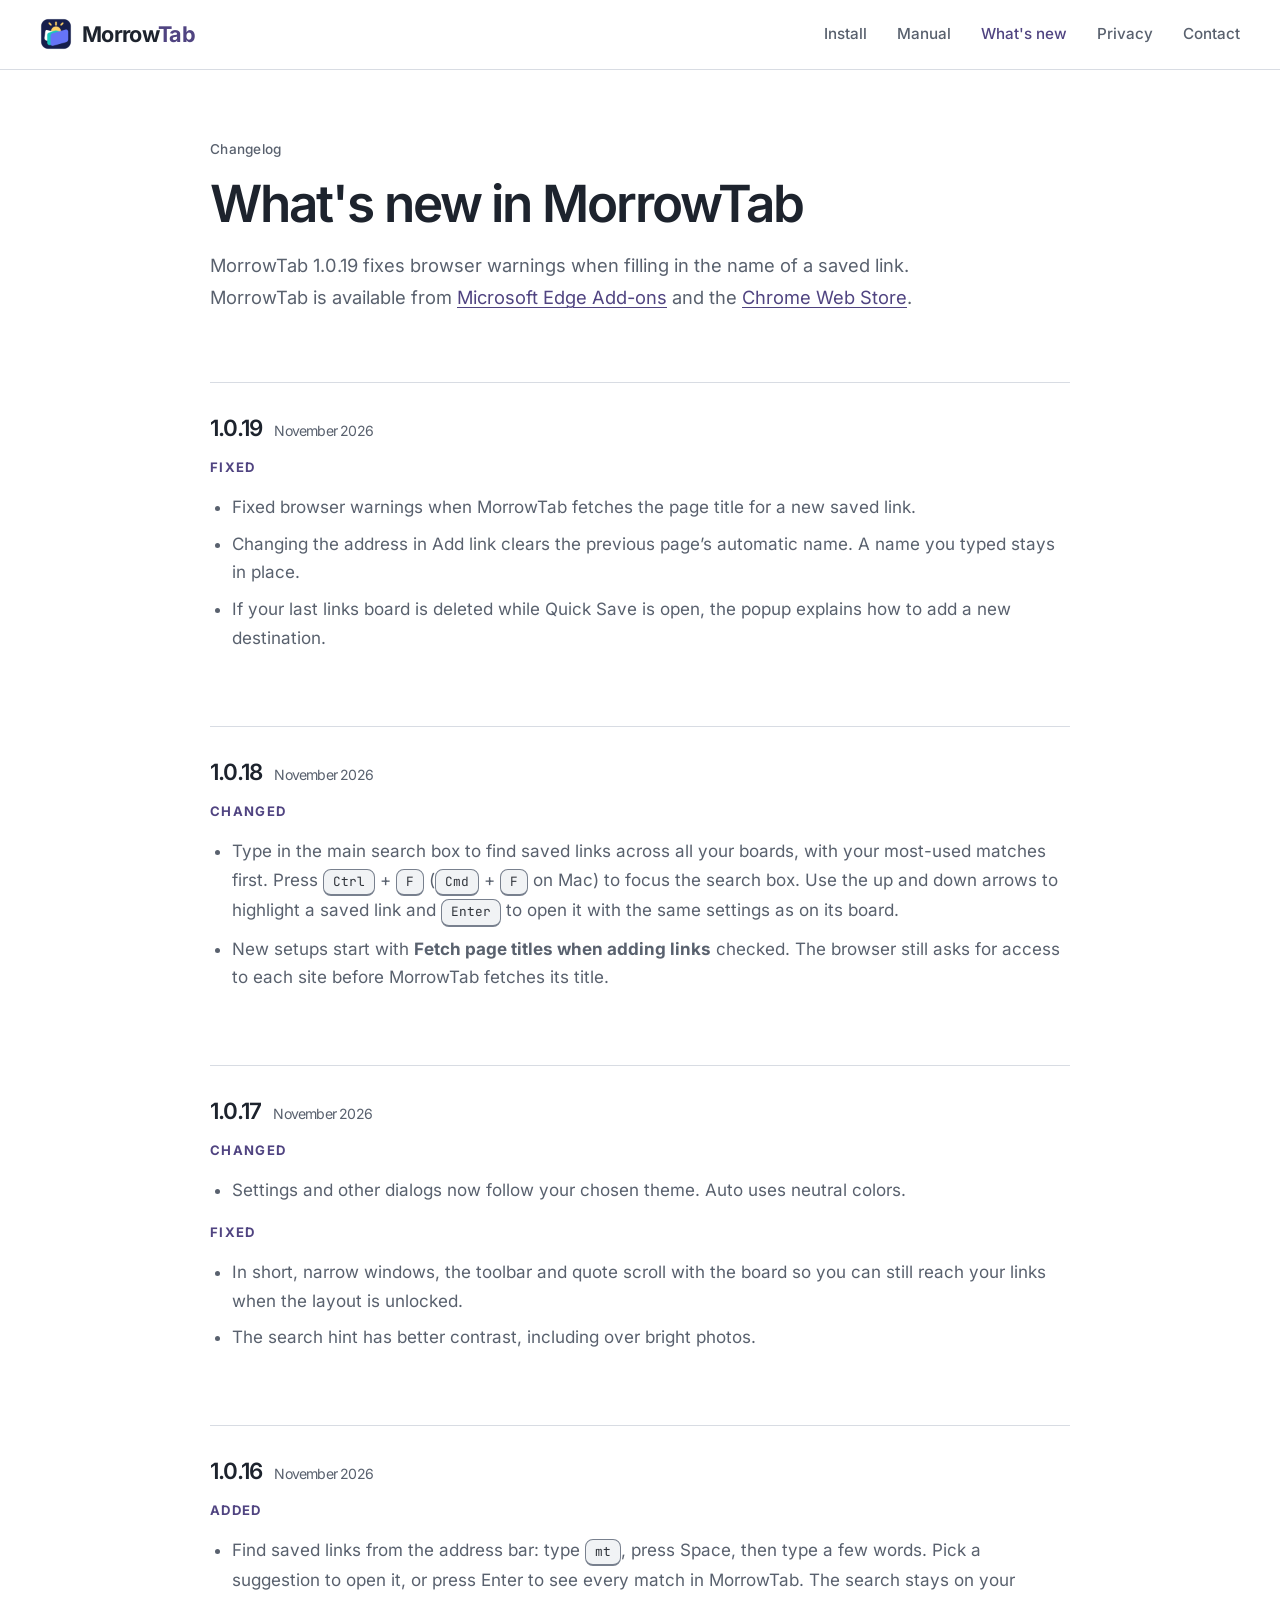
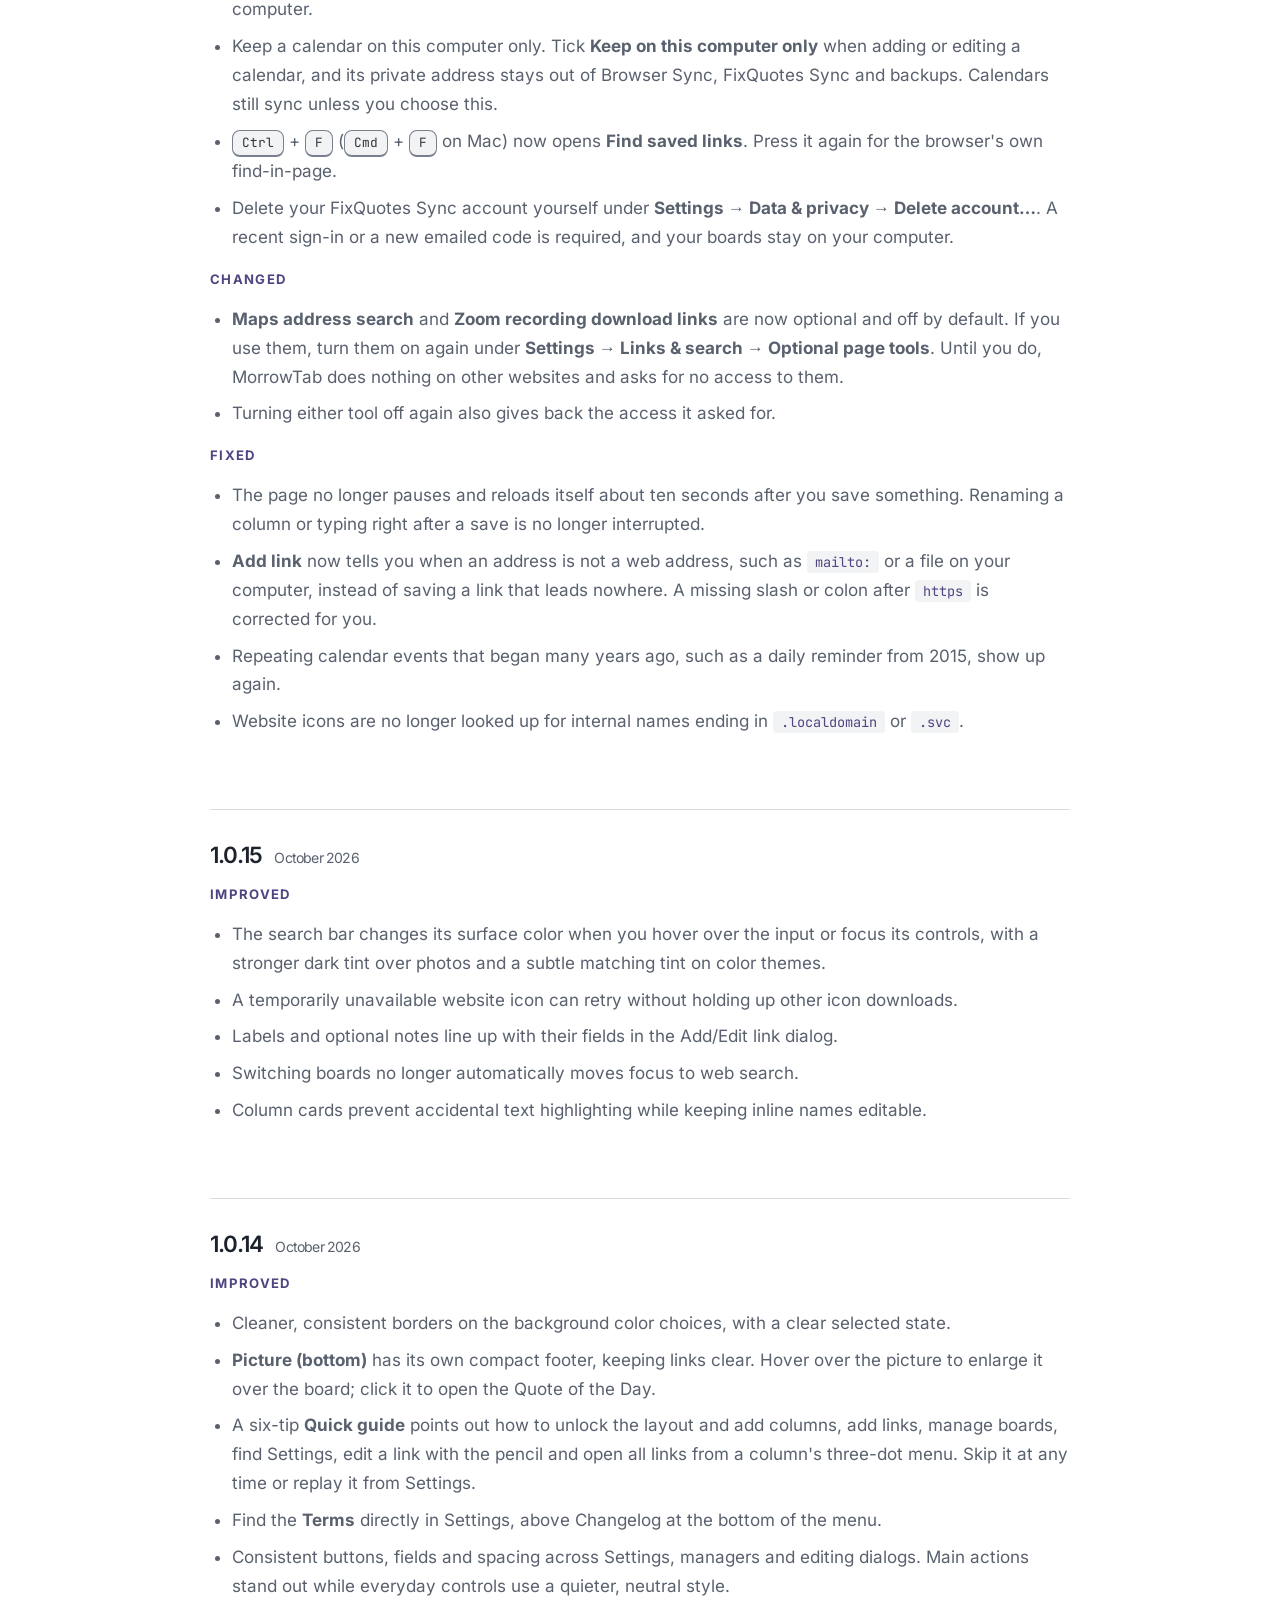
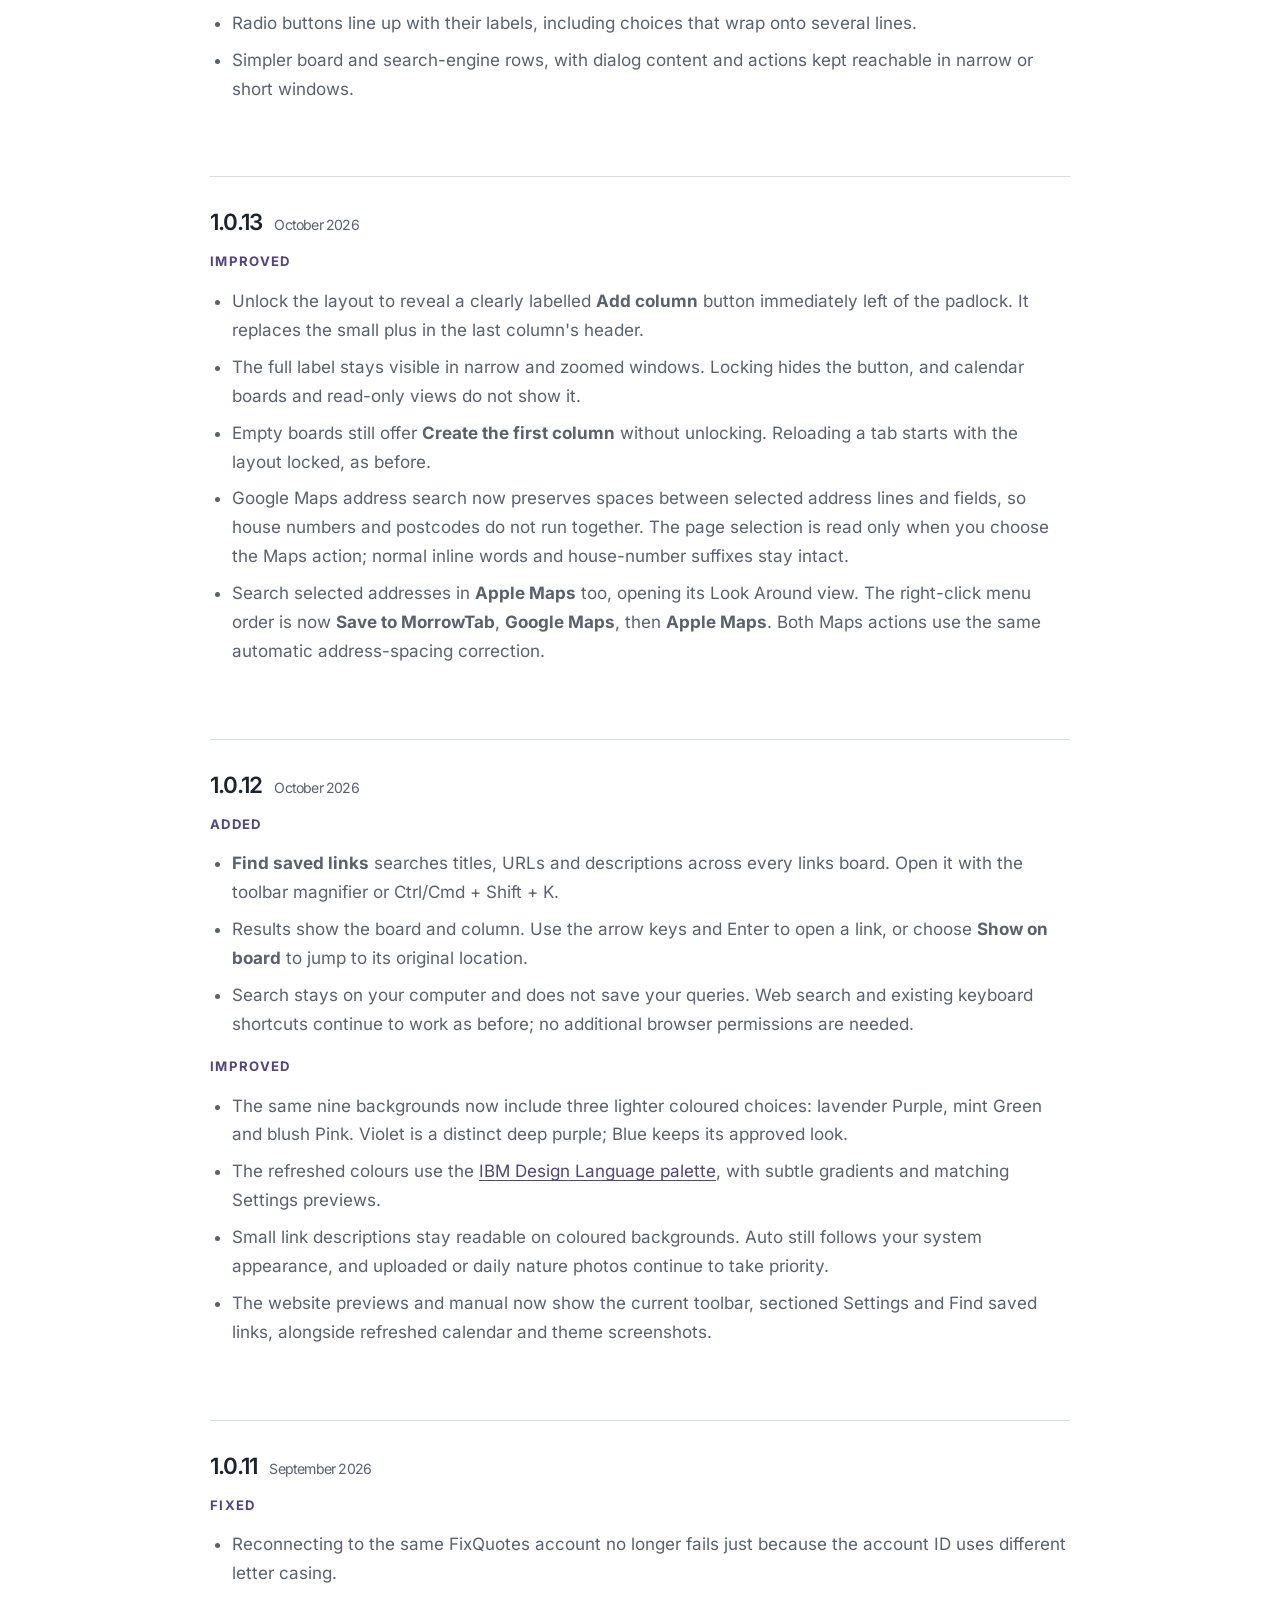
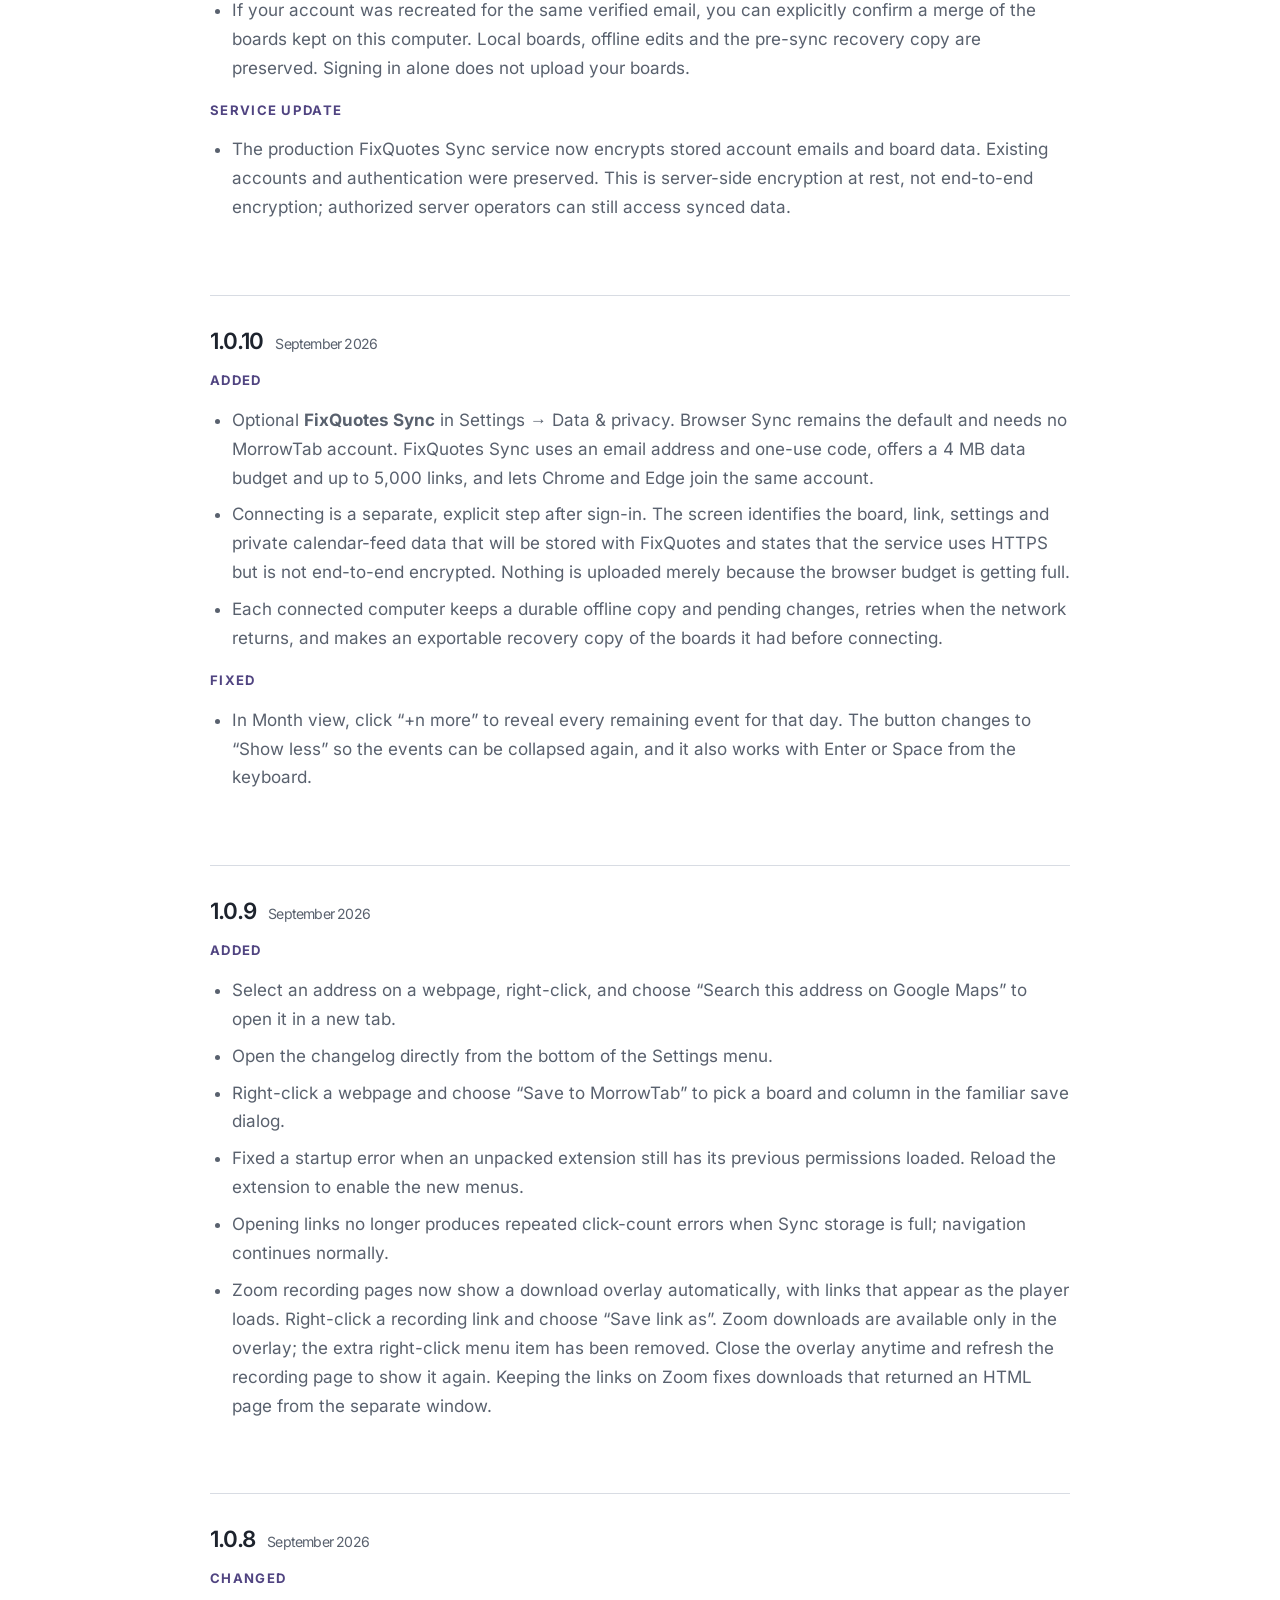
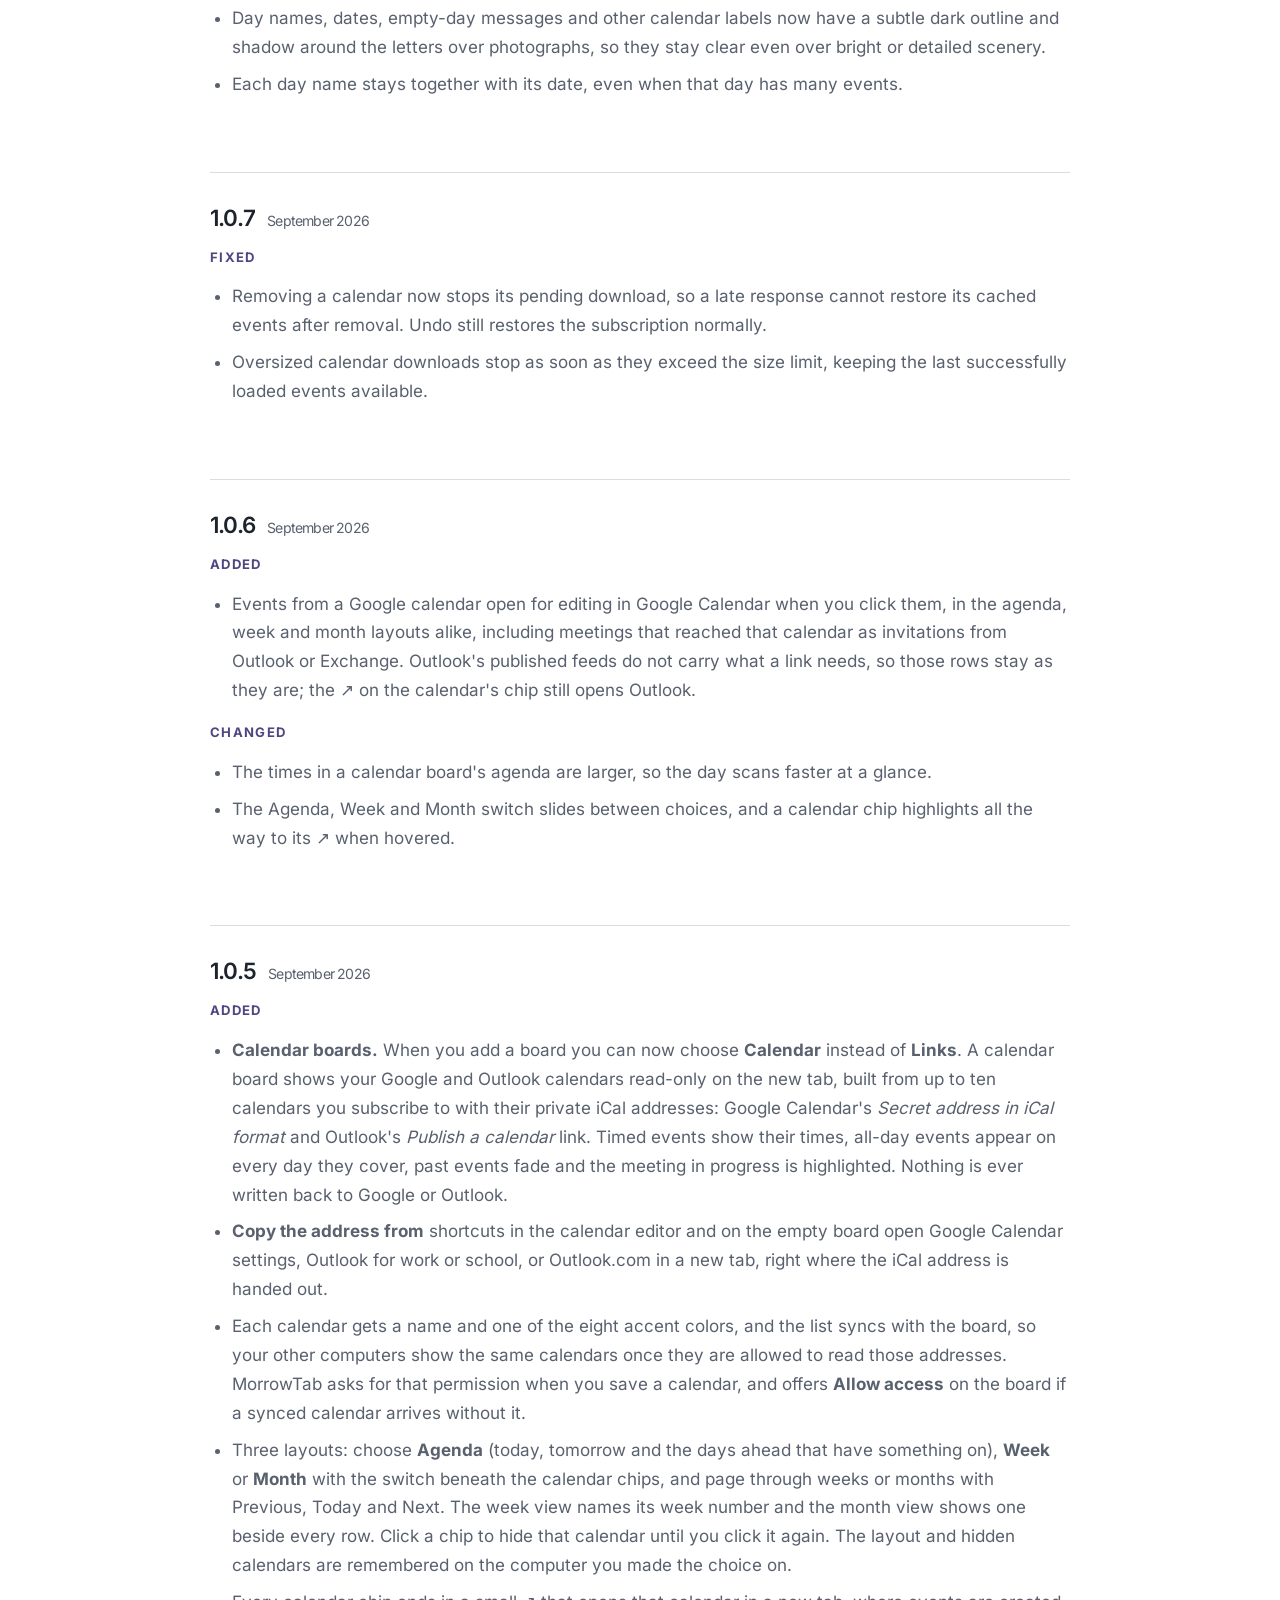
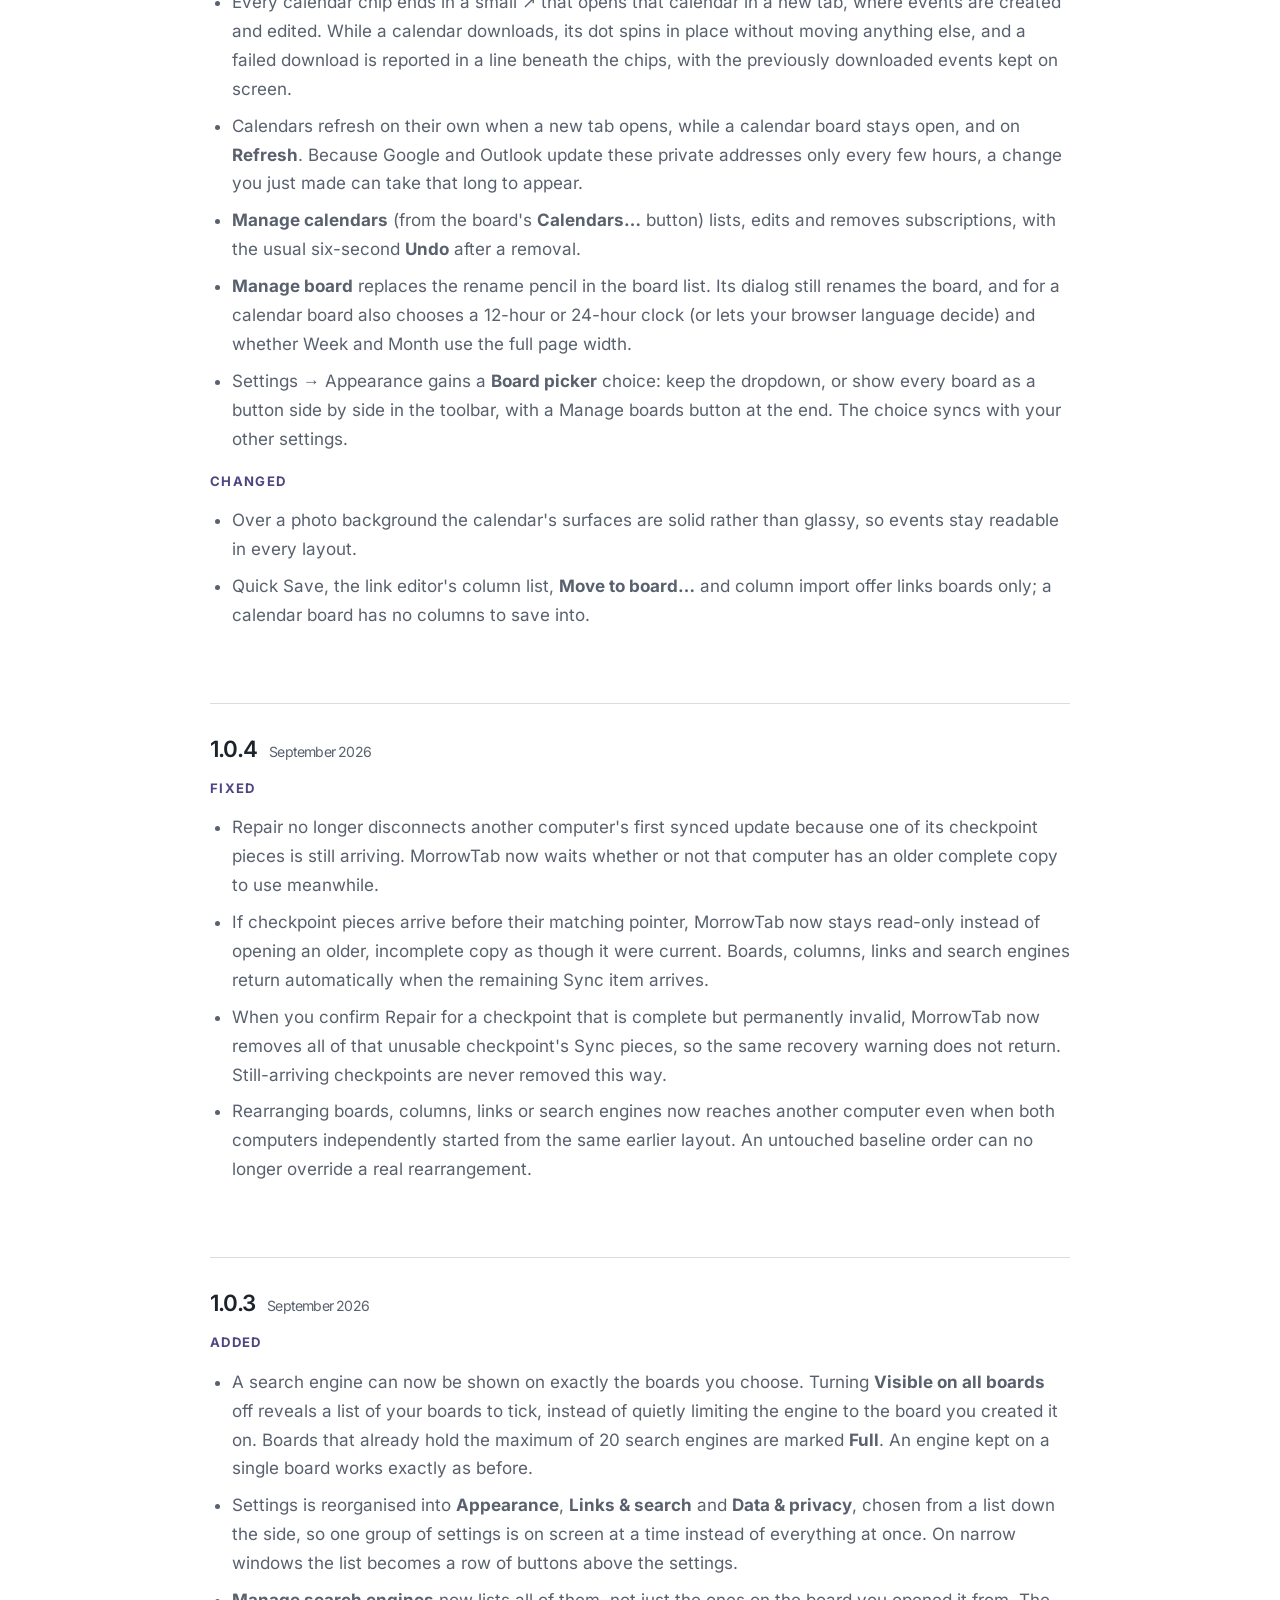
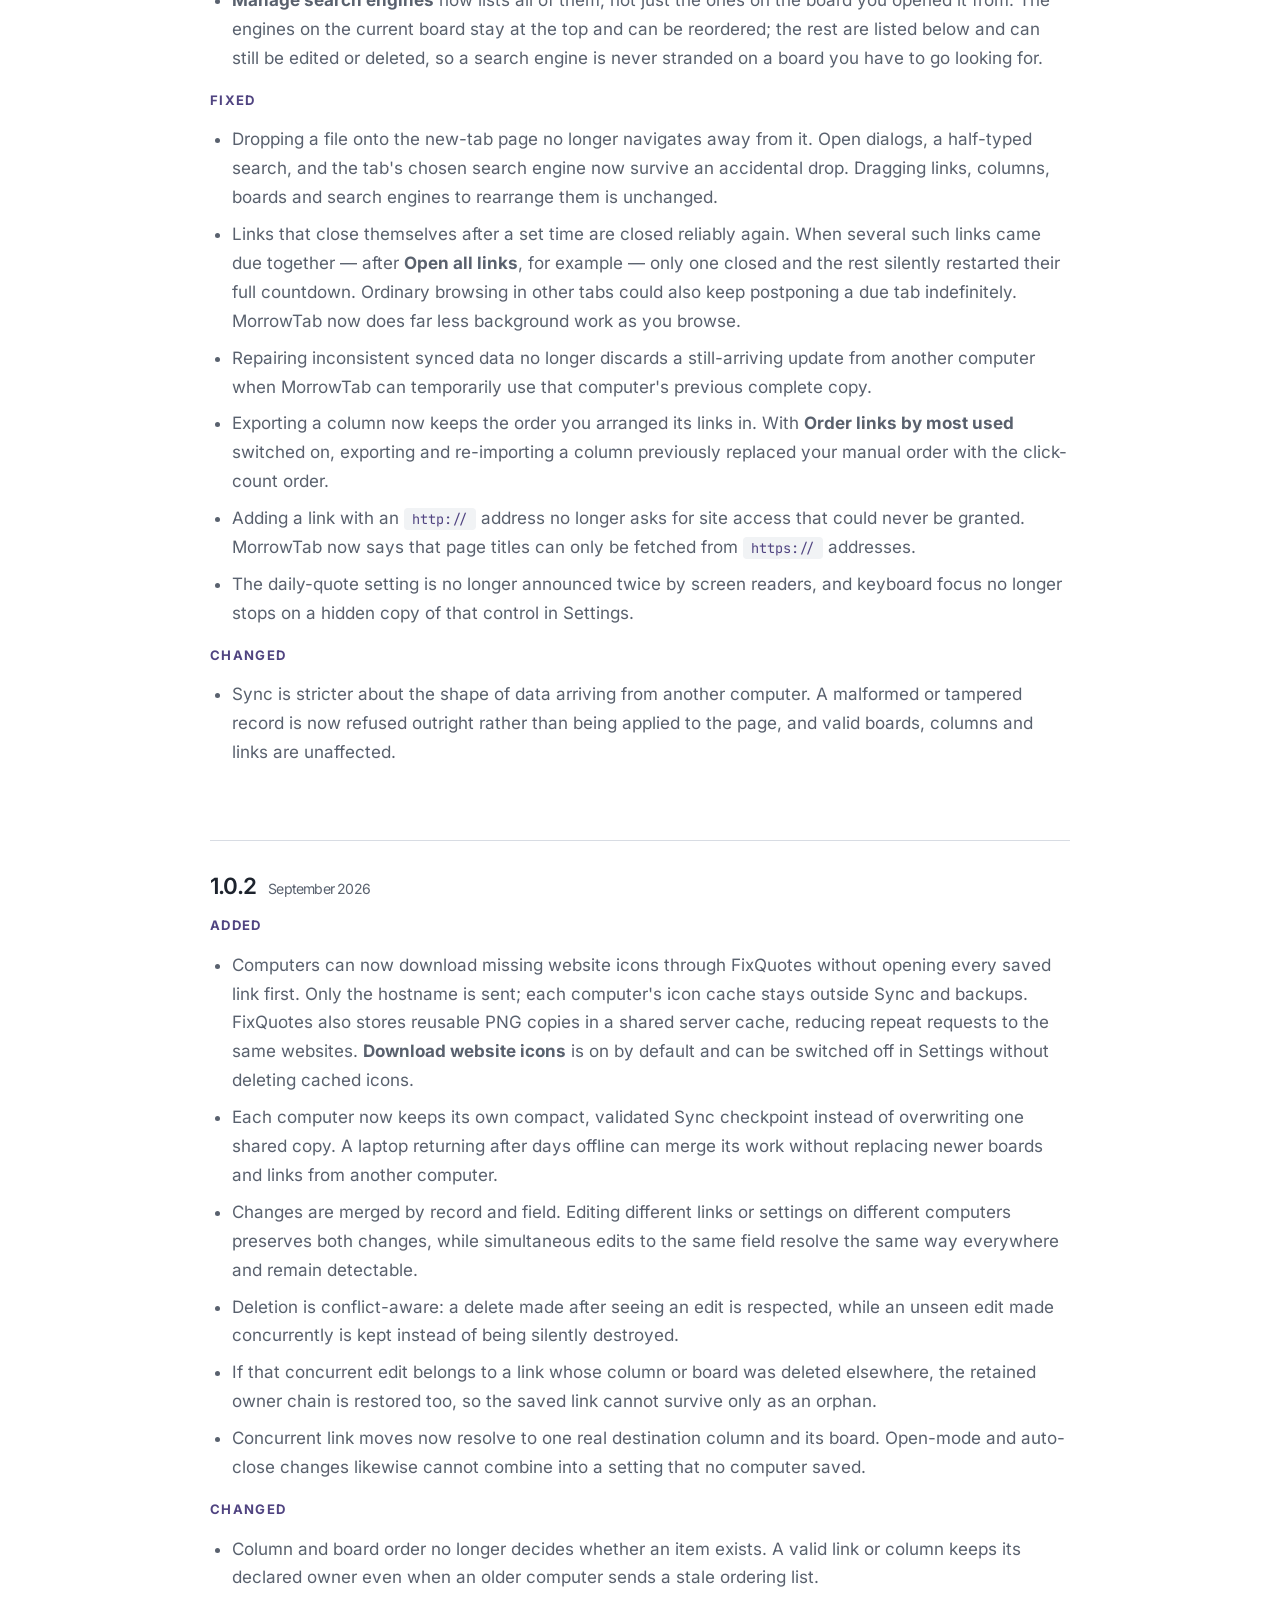
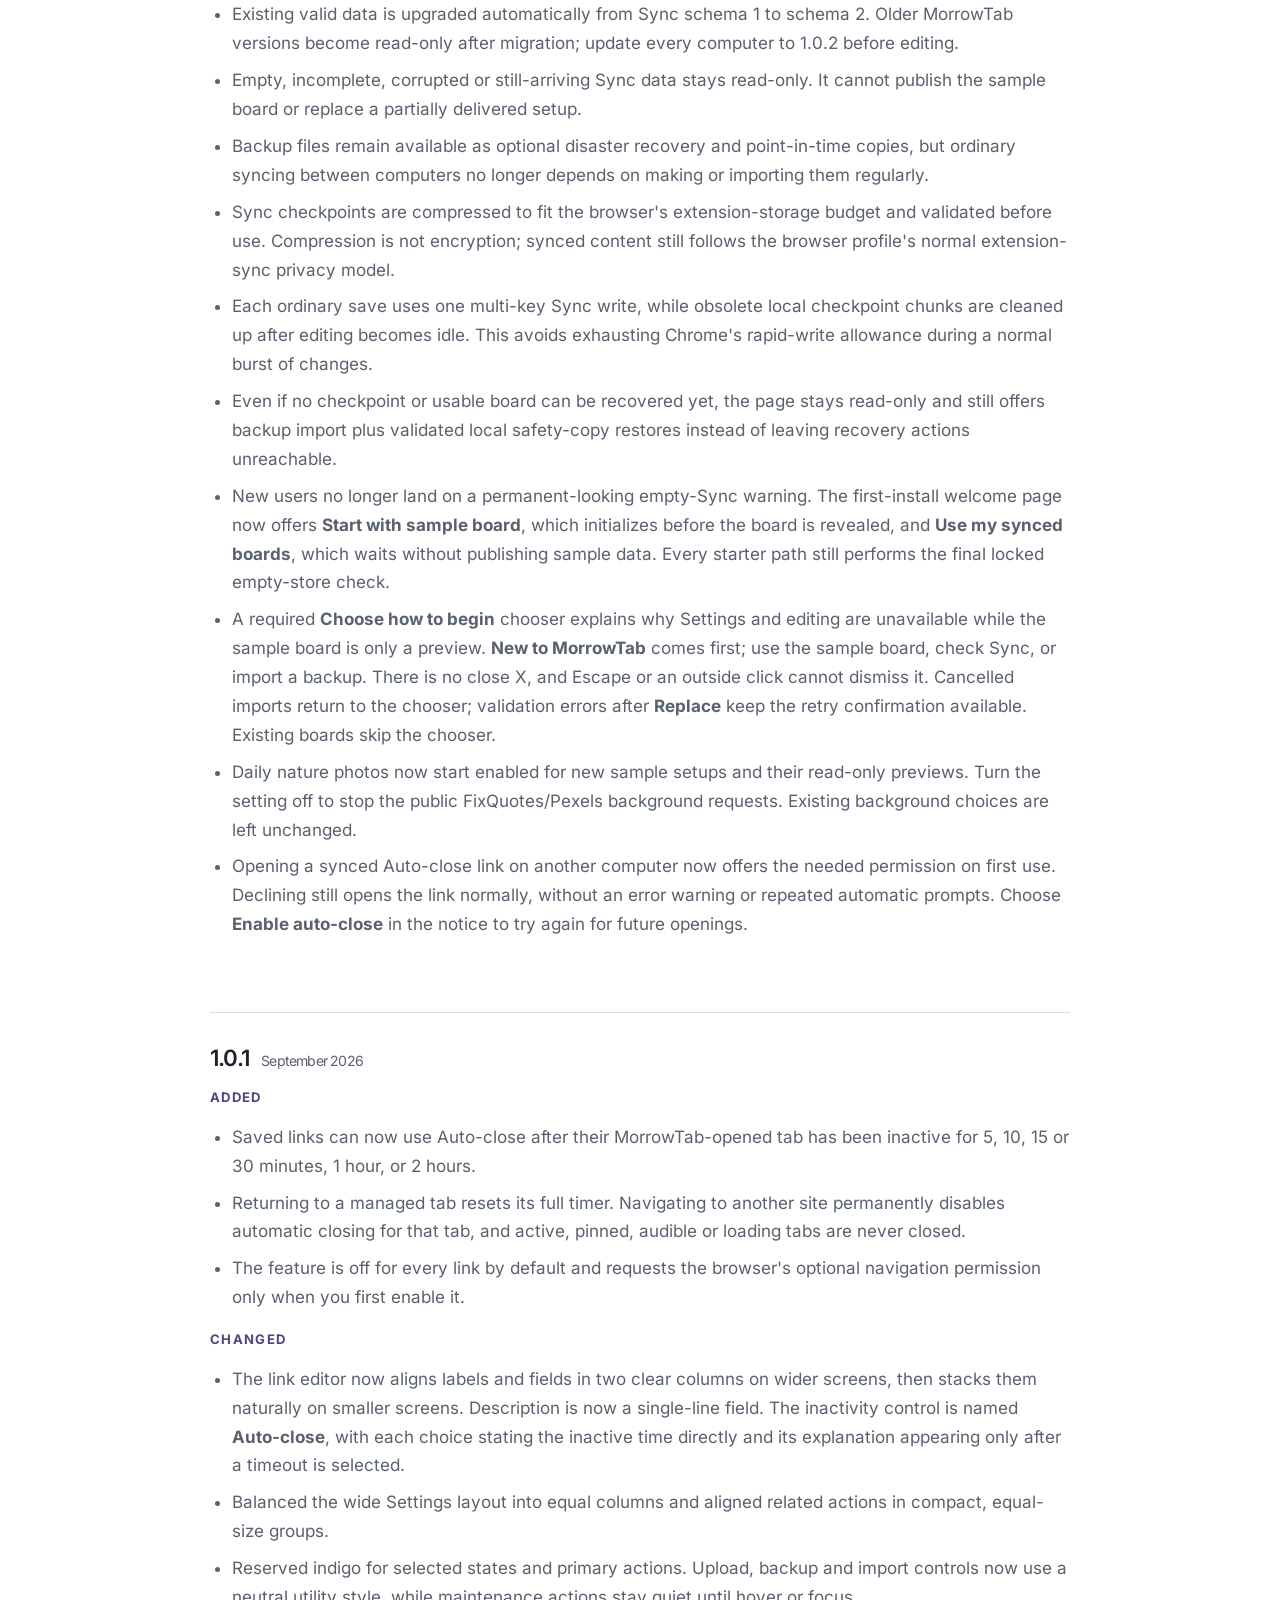
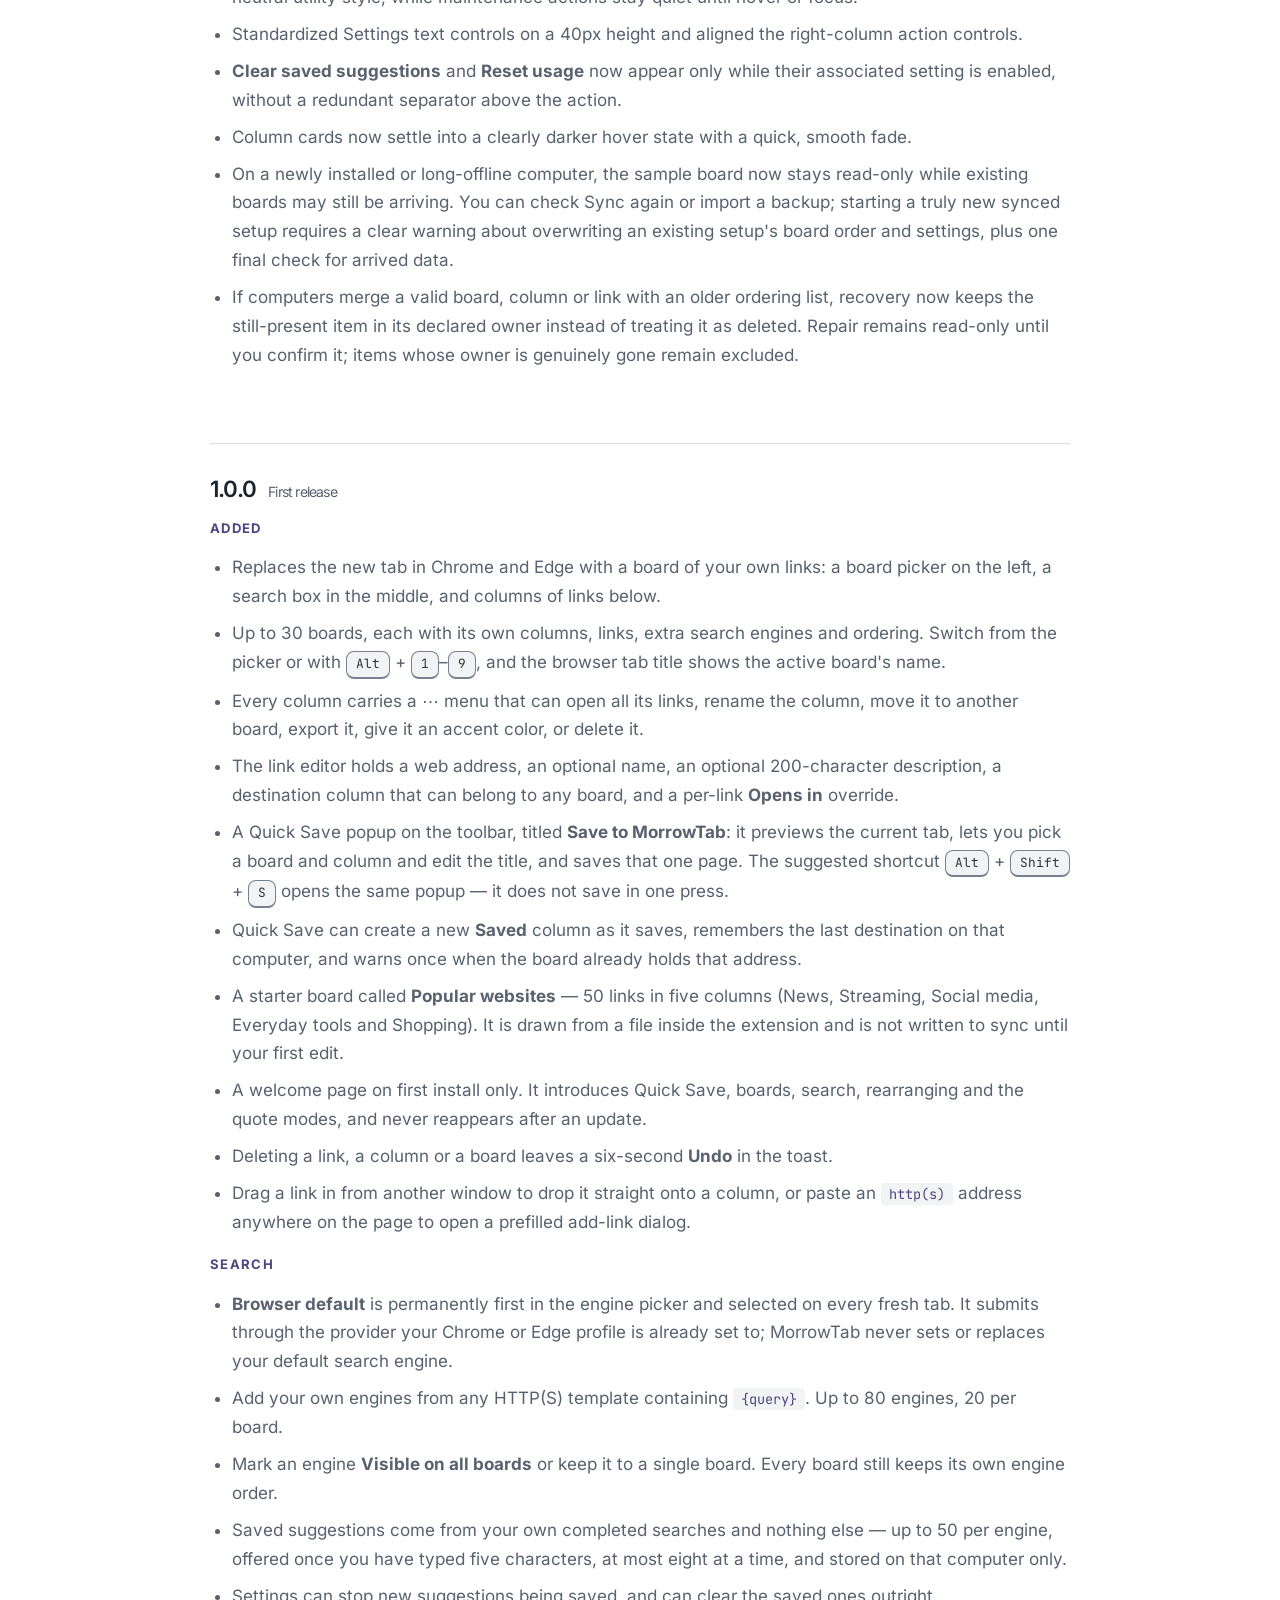
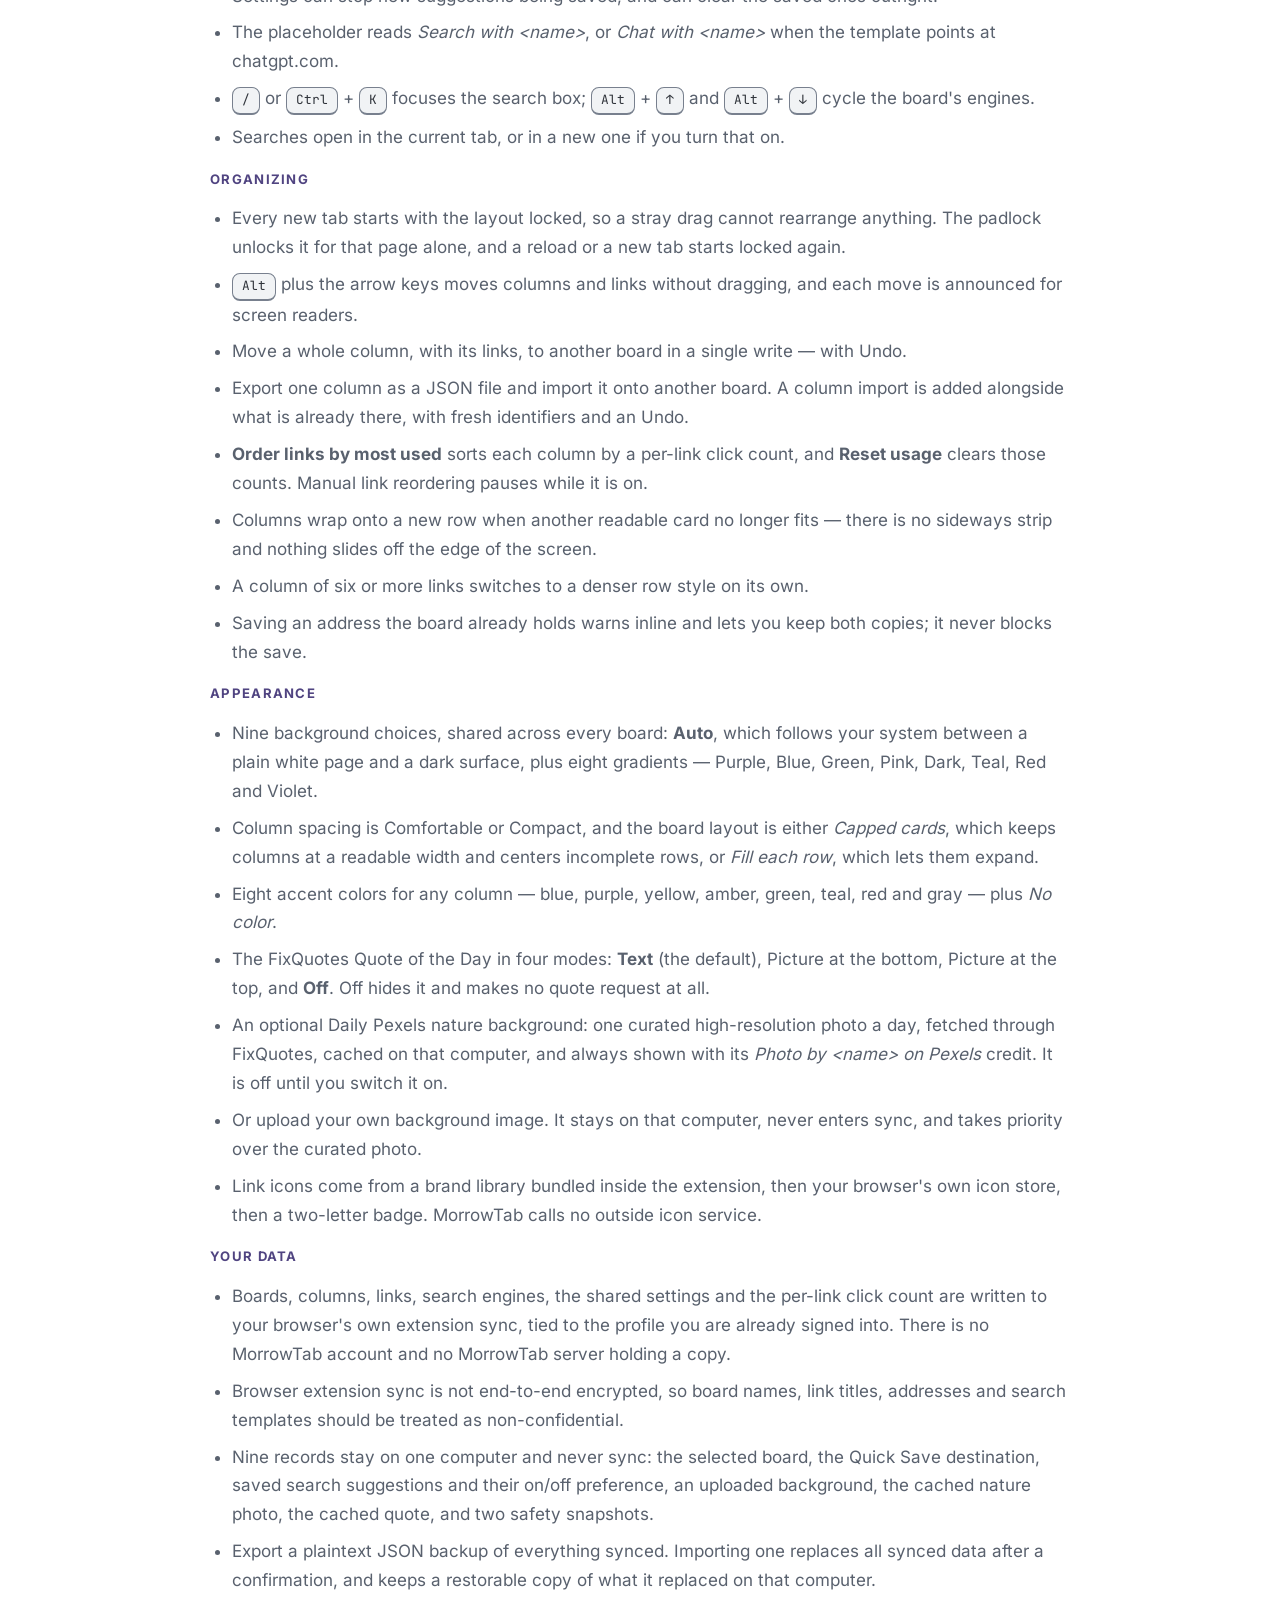
<file: changelog.html>
<!DOCTYPE html>
<html lang="en">

<head>
    <meta charset="UTF-8">
    <meta name="viewport" content="width=device-width, initial-scale=1.0">
    <meta http-equiv="Content-Security-Policy"
        content="default-src 'self'; base-uri 'self'; object-src 'none'; form-action 'self'; script-src 'self'; style-src 'self'; font-src 'self'; img-src 'self' data:; connect-src 'self'; manifest-src 'self'">
    <meta name="referrer" content="strict-origin-when-cross-origin">
    <title>MorrowTab Changelog - Release Notes</title>
    <meta name="description"
        content="MorrowTab 1.0.19 fixes browser warnings when filling in the name of a saved link.">
    <meta name="robots" content="index, follow">
    <meta name="author" content="FixQuotes">
    <meta name="theme-color" content="#181a1d">
    <link rel="canonical" href="https://calxibe.github.io/morrowtab/changelog.html">

    <!-- Open Graph -->
    <meta property="og:type" content="website">
    <meta property="og:site_name" content="MorrowTab">
    <meta property="og:title" content="MorrowTab Changelog - Release Notes">
    <meta property="og:description"
        content="MorrowTab 1.0.19 fixes browser warnings when filling in the name of a saved link.">
    <meta property="og:url" content="https://calxibe.github.io/morrowtab/changelog.html">
    <meta property="og:image" content="https://calxibe.github.io/morrowtab/img/morrowtab-social-card.png">

    <!-- Twitter Card -->
    <meta name="twitter:card" content="summary_large_image">
    <meta name="twitter:title" content="MorrowTab Changelog - Release Notes">
    <meta name="twitter:description"
        content="MorrowTab 1.0.19 fixes browser warnings when filling in the name of a saved link.">
    <meta name="twitter:image" content="https://calxibe.github.io/morrowtab/img/morrowtab-social-card.png">

    <!-- Favicon -->
    <link rel="icon" href="favicon.ico" sizes="any">
    <link rel="icon" type="image/svg+xml" href="favicon.svg">
    <link rel="icon" type="image/png" sizes="16x16" href="img/icon16.png">
    <link rel="icon" type="image/png" sizes="48x48" href="img/icon48.png">
    <link rel="icon" type="image/png" sizes="128x128" href="img/icon128.png">
    <link rel="apple-touch-icon" sizes="180x180" href="apple-touch-icon.png">
    <link rel="manifest" href="site.webmanifest">

    <link rel="preload" href="fonts/inter-latin.woff2" as="font" type="font/woff2" crossorigin>
    <link rel="stylesheet" href="style.css?v=20261005-2">
    <script src="index.js" defer></script>
</head>

<body>
    <a class="skip-link" href="#main-content">Skip to main content</a>

    <header>
        <div class="header-inner">
            <a href="./" class="logo">
                <img src="img/icon48.png" alt="" aria-hidden="true" class="logo-icon" width="48" height="48">
                <span class="logo-text">Morrow<span>Tab</span></span>
            </a>
            <button class="nav-toggle" type="button" aria-expanded="false" aria-controls="site-nav"
                aria-label="Toggle navigation">
                <span class="nav-toggle-bar"></span>
                <span class="nav-toggle-bar"></span>
                <span class="nav-toggle-bar"></span>
            </button>
            <nav id="site-nav" aria-label="Main">
                <a href="./#install">Install</a>
                <a href="manual.html">Manual</a>
                <a href="changelog.html" class="active" aria-current="page">What's new</a>
                <a href="privacy.html">Privacy</a>
                <a href="contact.html">Contact</a>
            </nav>
        </div>
    </header>

    <main id="main-content">
        <section class="page-hero">
            <div class="container">
                <span class="section-badge">Changelog</span>
                <h1>What's new in MorrowTab</h1>

                <p class="subtitle">
                    MorrowTab 1.0.19 fixes browser warnings when filling in the name of a saved link.
                    MorrowTab is available from <a
                        href="https://microsoftedge.microsoft.com/addons/detail/pbdbhkiajaobdacbebifndnghiiodlgi"
                        target="_blank" rel="noopener">Microsoft Edge Add-ons<span class="visually-hidden"> (opens in
                            a new tab)</span></a> and the <a href="https://chromewebstore.google.com/detail/gfpandbngbmageefohholgefhmhahpff" target="_blank" rel="noopener">Chrome Web Store<span class="visually-hidden"> (opens in a new tab)</span></a>.
                </p>

            </div>
        </section>

        <div class="container content">
            <article class="version-card">
                <h2>1.0.19 <span class="version-date"><time datetime="2026-11">November 2026</time></span></h2>
                <h3>Fixed</h3>
                <ul>
                    <li>Fixed browser warnings when MorrowTab fetches the page title for a new saved link.</li>
                    <li>Changing the address in Add link clears the previous page’s automatic name. A name you typed stays in place.</li>
                    <li>If your last links board is deleted while Quick Save is open, the popup explains how to add a new destination.</li>
                </ul>
            </article>
            <article class="version-card">
                <h2>1.0.18 <span class="version-date"><time datetime="2026-11">November 2026</time></span></h2>
                <h3>Changed</h3>
                <ul>
                    <li>Type in the main search box to find saved links across all your boards, with your most-used
                        matches first. Press <kbd>Ctrl</kbd> + <kbd>F</kbd> (<kbd>Cmd</kbd> + <kbd>F</kbd> on Mac)
                        to focus the search box. Use the up and down arrows to highlight a saved link and
                        <kbd>Enter</kbd> to open it with the same settings as on its board.</li>
                    <li>New setups start with <strong>Fetch page titles when adding links</strong> checked.
                        The browser still asks for access to each site before MorrowTab fetches its title.</li>
                </ul>
            </article>
            <article class="version-card">
                <h2>1.0.17 <span class="version-date"><time datetime="2026-11">November 2026</time></span></h2>
                <h3>Changed</h3>
                <ul>
                    <li>Settings and other dialogs now follow your chosen theme. Auto uses neutral colors.</li>
                </ul>
                <h3>Fixed</h3>
                <ul>
                    <li>In short, narrow windows, the toolbar and quote scroll with the board so you can still reach
                        your links when the layout is unlocked.</li>
                    <li>The search hint has better contrast, including over bright photos.</li>
                </ul>
            </article>
            <article class="version-card">
                <h2>1.0.16 <span class="version-date"><time datetime="2026-11">November 2026</time></span></h2>
                <h3>Added</h3>
                <ul>
                    <li>Find saved links from the address bar: type <kbd>mt</kbd>, press Space, then type a few
                        words. Pick a suggestion to open it, or press Enter to see every match in MorrowTab.
                        The search stays on your computer.</li>
                    <li>Keep a calendar on this computer only. Tick <strong>Keep on this computer only</strong>
                        when adding or editing a calendar, and its private address stays out of Browser Sync,
                        FixQuotes Sync and backups. Calendars still sync unless you choose this.</li>
                    <li><kbd>Ctrl</kbd> + <kbd>F</kbd> (<kbd>Cmd</kbd> + <kbd>F</kbd> on Mac) now opens
                        <strong>Find saved links</strong>. Press it again for the browser's own find-in-page.</li>
                    <li>Delete your FixQuotes Sync account yourself under <strong>Settings → Data &amp; privacy →
                        Delete account…</strong>. A recent sign-in or a new emailed code is required, and your boards
                        stay on your computer.</li>
                </ul>
                <h3>Changed</h3>
                <ul>
                    <li><strong>Maps address search</strong> and <strong>Zoom recording download links</strong>
                        are now optional and off by default. If you use them, turn them on again under
                        <strong>Settings → Links &amp; search → Optional page tools</strong>. Until you do,
                        MorrowTab does nothing on other websites and asks for no access to them.</li>
                    <li>Turning either tool off again also gives back the access it asked for.</li>
                </ul>
                <h3>Fixed</h3>
                <ul>
                    <li>The page no longer pauses and reloads itself about ten seconds after you save something.
                        Renaming a column or typing right after a save is no longer interrupted.</li>
                    <li><strong>Add link</strong> now tells you when an address is not a web address, such as
                        <code>mailto:</code> or a file on your computer, instead of saving a link that leads
                        nowhere. A missing slash or colon after <code>https</code> is corrected for you.</li>
                    <li>Repeating calendar events that began many years ago, such as a daily reminder from 2015,
                        show up again.</li>
                    <li>Website icons are no longer looked up for internal names ending in
                        <code>.localdomain</code> or <code>.svc</code>.</li>
                </ul>
            </article>
            <article class="version-card">
                <h2>1.0.15 <span class="version-date"><time datetime="2026-10">October 2026</time></span></h2>
                <h3>Improved</h3>
                <ul>
                    <li>The search bar changes its surface color when you hover over the input or focus its controls,
                        with a stronger dark tint over photos and a subtle matching tint on color themes.</li>
                    <li>A temporarily unavailable website icon can retry without holding up other icon downloads.</li>
                    <li>Labels and optional notes line up with their fields in the Add/Edit link dialog.</li>
                    <li>Switching boards no longer automatically moves focus to web search.</li>
                    <li>Column cards prevent accidental text highlighting while keeping inline names editable.</li>
                </ul>
            </article>
            <article class="version-card">
                <h2>1.0.14 <span class="version-date"><time datetime="2026-10">October 2026</time></span></h2>
                <h3>Improved</h3>
                <ul>
                    <li>Cleaner, consistent borders on the background color choices, with a clear selected state.</li>
                    <li><strong>Picture (bottom)</strong> has its own compact footer, keeping links clear.
                        Hover over the picture to enlarge it over the board; click it to open the Quote of the Day.</li>
                    <li>A six-tip <strong>Quick guide</strong> points out how to unlock the layout and add columns,
                        add links, manage boards, find Settings, edit a link with the pencil and open all links
                        from a column's three-dot menu. Skip it at any time or replay it from Settings.</li>
                    <li>Find the <strong>Terms</strong> directly in Settings, above Changelog at the bottom of the menu.</li>
                    <li>Consistent buttons, fields and spacing across Settings, managers and editing dialogs.
                        Main actions stand out while everyday controls use a quieter, neutral style.</li>
                    <li>Radio buttons line up with their labels, including choices that wrap onto several lines.</li>
                    <li>Simpler board and search-engine rows, with dialog content and actions kept reachable
                        in narrow or short windows.</li>
                </ul>
            </article>
            <article class="version-card">
                <h2>1.0.13 <span class="version-date"><time datetime="2026-10">October 2026</time></span></h2>
                <h3>Improved</h3>
                <ul>
                    <li>Unlock the layout to reveal a clearly labelled <strong>Add column</strong> button
                        immediately left of the padlock. It replaces the small plus in the last column's header.</li>
                    <li>The full label stays visible in narrow and zoomed windows. Locking hides the button,
                        and calendar boards and read-only views do not show it.</li>
                    <li>Empty boards still offer <strong>Create the first column</strong> without unlocking.
                        Reloading a tab starts with the layout locked, as before.</li>
                    <li>Google Maps address search now preserves spaces between selected address lines and fields,
                        so house numbers and postcodes do not run together. The page selection is read only when
                        you choose the Maps action; normal inline words and house-number suffixes stay intact.</li>
                    <li>Search selected addresses in <strong>Apple Maps</strong> too, opening its Look Around view.
                        The right-click menu order is now <strong>Save to MorrowTab</strong>,
                        <strong>Google Maps</strong>, then <strong>Apple Maps</strong>. Both Maps actions use the
                        same automatic address-spacing correction.</li>
                </ul>
            </article>
            <article class="version-card">
                <h2>1.0.12 <span class="version-date"><time datetime="2026-10">October 2026</time></span></h2>
                <h3>Added</h3>
                <ul>
                    <li><strong>Find saved links</strong> searches titles, URLs and descriptions across every
                        links board. Open it with the toolbar magnifier or Ctrl/Cmd + Shift + K.</li>
                    <li>Results show the board and column. Use the arrow keys and Enter to open a link, or
                        choose <strong>Show on board</strong> to jump to its original location.</li>
                    <li>Search stays on your computer and does not save your queries. Web search and existing
                        keyboard shortcuts continue to work as before; no additional browser permissions are needed.</li>
                </ul>
                <h3>Improved</h3>
                <ul>
                    <li>The same nine backgrounds now include three lighter coloured choices: lavender Purple,
                        mint Green and blush Pink. Violet is a distinct deep purple; Blue keeps its approved look.</li>
                    <li>The refreshed colours use the <a href="https://www.ibm.com/design/language/color/"
                            target="_blank" rel="noopener">IBM Design Language palette<span class="visually-hidden">
                                (opens in a new tab)</span></a>, with subtle gradients and matching Settings previews.</li>
                    <li>Small link descriptions stay readable on coloured backgrounds. Auto still follows your
                        system appearance, and uploaded or daily nature photos continue to take priority.</li>
                    <li>The website previews and manual now show the current toolbar, sectioned Settings and
                        Find saved links, alongside refreshed calendar and theme screenshots.</li>
                </ul>
            </article>
            <article class="version-card">
                <h2>1.0.11 <span class="version-date"><time datetime="2026-09">September 2026</time></span></h2>
                <h3>Fixed</h3>
                <ul>
                    <li>Reconnecting to the same FixQuotes account no longer fails just because the account ID
                        uses different letter casing.</li>
                    <li>If your account was recreated for the same verified email, you can explicitly confirm a
                        merge of the boards kept on this computer. Local boards, offline edits and the pre-sync
                        recovery copy are preserved. Signing in alone does not upload your boards.</li>
                </ul>
                <h3>Service update</h3>
                <ul>
                    <li>The production FixQuotes Sync service now encrypts stored account emails and board data.
                        Existing accounts and authentication were preserved. This is server-side encryption at rest,
                        not end-to-end encryption; authorized server operators can still access synced data.</li>
                </ul>
            </article>
            <article class="version-card">
                <h2>1.0.10 <span class="version-date"><time datetime="2026-09">September 2026</time></span></h2>
                <h3>Added</h3>
                <ul>
                    <li>Optional <strong>FixQuotes Sync</strong> in Settings → Data &amp; privacy. Browser Sync remains
                        the default and needs no MorrowTab account. FixQuotes Sync uses an email address and one-use
                        code, offers a 4 MB data budget and up to 5,000 links, and lets Chrome and Edge join the same
                        account.</li>
                    <li>Connecting is a separate, explicit step after sign-in. The screen identifies the board, link,
                        settings and private calendar-feed data that will be stored with FixQuotes and states that the
                        service uses HTTPS but is not end-to-end encrypted. Nothing is uploaded merely because the
                        browser budget is getting full.</li>
                    <li>Each connected computer keeps a durable offline copy and pending changes, retries when the
                        network returns, and makes an exportable recovery copy of the boards it had before connecting.</li>
                </ul>
                <h3>Fixed</h3>
                <ul>
                    <li>In Month view, click “+n more” to reveal every remaining event for that day. The button
                        changes to “Show less” so the events can be collapsed again, and it also works with Enter
                        or Space from the keyboard.</li>
                </ul>
            </article>
            <article class="version-card">
                <h2>1.0.9 <span class="version-date"><time datetime="2026-09">September 2026</time></span></h2>
                <h3>Added</h3>
                <ul><li>Select an address on a webpage, right-click, and choose “Search this address on Google Maps” to open it in a new tab.</li>
                    <li>Open the changelog directly from the bottom of the Settings menu.</li>
                    <li>Right-click a webpage and choose “Save to MorrowTab” to pick a board and column in the familiar save dialog.</li>
                    <li>Fixed a startup error when an unpacked extension still has its previous permissions loaded. Reload the extension to enable the new menus.</li>
                    <li>Opening links no longer produces repeated click-count errors when Sync storage is full; navigation continues normally.</li>
                    <li>Zoom recording pages now show a download overlay automatically, with links that appear as the player loads. Right-click a recording link and choose “Save link as”. Zoom downloads are available only in the overlay; the extra right-click menu item has been removed. Close the overlay anytime and refresh the recording page to show it again. Keeping the links on Zoom fixes downloads that returned an HTML page from the separate window.</li></ul>
            </article>
            <article class="version-card">
                <h2>1.0.8 <span class="version-date"><time datetime="2026-09">September 2026</time></span></h2>

                <h3>Changed</h3>
                <ul>
                    <li>Day names, dates, empty-day messages and other calendar labels now have a subtle dark outline and shadow around the letters
                        over photographs, so they stay clear even over bright or detailed scenery.</li>
                    <li>Each day name stays together with its date, even when that day has many events.</li>
                </ul>
            </article>

            <article class="version-card">
                <h2>1.0.7 <span class="version-date"><time datetime="2026-09">September 2026</time></span></h2>

                <h3>Fixed</h3>
                <ul>
                    <li>Removing a calendar now stops its pending download, so a late response cannot restore
                        its cached events after removal. Undo still restores the subscription normally.</li>
                    <li>Oversized calendar downloads stop as soon as they exceed the size limit, keeping the
                        last successfully loaded events available.</li>
                </ul>
            </article>

            <article class="version-card">
                <h2>1.0.6 <span class="version-date"><time datetime="2026-09">September 2026</time></span></h2>

                <h3>Added</h3>
                <ul>
                    <li>Events from a Google calendar open for editing in Google Calendar when you click them, in
                        the agenda, week and month layouts alike, including meetings that reached that calendar as
                        invitations from Outlook or Exchange. Outlook's published feeds do not carry what a link
                        needs, so those rows stay as they are; the ↗ on the calendar's chip still opens Outlook.</li>
                </ul>

                <h3>Changed</h3>
                <ul>
                    <li>The times in a calendar board's agenda are larger, so the day scans faster at a glance.</li>
                    <li>The Agenda, Week and Month switch slides between choices, and a calendar chip highlights
                        all the way to its ↗ when hovered.</li>
                </ul>
            </article>

            <article class="version-card">
                <h2>1.0.5 <span class="version-date"><time datetime="2026-09">September 2026</time></span></h2>

                <h3>Added</h3>
                <ul>
                    <li><strong>Calendar boards.</strong> When you add a board you can now choose
                        <strong>Calendar</strong> instead of <strong>Links</strong>. A calendar board shows your
                        Google and Outlook calendars read-only on the new tab, built from up to ten calendars you
                        subscribe to with their private iCal addresses: Google Calendar's <em>Secret address in iCal
                        format</em> and Outlook's <em>Publish a calendar</em> link. Timed events show their times,
                        all-day events appear on every day they cover, past events fade and the meeting in progress
                        is highlighted. Nothing is ever written back to Google or Outlook.</li>
                    <li><strong>Copy the address from</strong> shortcuts in the calendar editor and on the empty
                        board open Google Calendar settings, Outlook for work or school, or Outlook.com in a new tab,
                        right where the iCal address is handed out.</li>
                    <li>Each calendar gets a name and one of the eight accent colors, and the list syncs with the
                        board, so your other computers show the same calendars once they are allowed to read those
                        addresses. MorrowTab asks for that permission when you save a calendar, and offers
                        <strong>Allow access</strong> on the board if a synced calendar arrives without it.</li>
                    <li>Three layouts: choose <strong>Agenda</strong> (today, tomorrow and the days ahead that have
                        something on), <strong>Week</strong> or <strong>Month</strong> with the switch beneath the
                        calendar chips, and page through weeks or months with Previous, Today and Next. The week view
                        names its week number and the month view shows one beside every row. Click a chip to hide
                        that calendar until you click it again. The layout and hidden calendars are remembered on the
                        computer you made the choice on.</li>
                    <li>Every calendar chip ends in a small ↗ that opens that calendar in a new tab, where events
                        are created and edited. While a calendar downloads, its dot spins in place without moving
                        anything else, and a failed download is reported in a line beneath the chips, with the
                        previously downloaded events kept on screen.</li>
                    <li>Calendars refresh on their own when a new tab opens, while a calendar board stays open, and on
                        <strong>Refresh</strong>. Because Google and Outlook update these private addresses only every
                        few hours, a change you just made can take that long to appear.</li>
                    <li><strong>Manage calendars</strong> (from the board's <strong>Calendars…</strong> button) lists,
                        edits and removes subscriptions, with the usual six-second <strong>Undo</strong> after a
                        removal.</li>
                    <li><strong>Manage board</strong> replaces the rename pencil in the board list. Its dialog still
                        renames the board, and for a calendar board also chooses a 12-hour or 24-hour clock (or lets
                        your browser language decide) and whether Week and Month use the full page width.</li>
                    <li>Settings → Appearance gains a <strong>Board picker</strong> choice: keep the dropdown, or
                        show every board as a button side by side in the toolbar, with a Manage boards button at
                        the end. The choice syncs with your other settings.</li>
                </ul>

                <h3>Changed</h3>
                <ul>
                    <li>Over a photo background the calendar's surfaces are solid rather than glassy, so events stay
                        readable in every layout.</li>
                    <li>Quick Save, the link editor's column list, <strong>Move to board…</strong> and column import
                        offer links boards only; a calendar board has no columns to save into.</li>
                </ul>
            </article>

            <article class="version-card">
                <h2>1.0.4 <span class="version-date"><time datetime="2026-09">September 2026</time></span></h2>

                <h3>Fixed</h3>
                <ul>
                    <li>Repair no longer disconnects another computer's first synced update because one of its
                        checkpoint pieces is still arriving. MorrowTab now waits whether or not that computer has an
                        older complete copy to use meanwhile.</li>
                    <li>If checkpoint pieces arrive before their matching pointer, MorrowTab now stays read-only
                        instead of opening an older, incomplete copy as though it were current. Boards, columns, links
                        and search engines return automatically when the remaining Sync item arrives.</li>
                    <li>When you confirm Repair for a checkpoint that is complete but permanently invalid, MorrowTab
                        now removes all of that unusable checkpoint's Sync pieces, so the same recovery warning does
                        not return. Still-arriving checkpoints are never removed this way.</li>
                    <li>Rearranging boards, columns, links or search engines now reaches another computer even when
                        both computers independently started from the same earlier layout. An untouched baseline order
                        can no longer override a real rearrangement.</li>
                </ul>
            </article>

            <article class="version-card">
                <h2>1.0.3 <span class="version-date"><time datetime="2026-09">September 2026</time></span></h2>

                <h3>Added</h3>
                <ul>
                    <li>A search engine can now be shown on exactly the boards you choose. Turning
                        <strong>Visible on all boards</strong> off reveals a list of your boards to tick, instead of
                        quietly limiting the engine to the board you created it on. Boards that already hold the
                        maximum of 20 search engines are marked <strong>Full</strong>. An engine kept on a single
                        board works exactly as before.</li>
                    <li>Settings is reorganised into <strong>Appearance</strong>, <strong>Links &amp; search</strong>
                        and <strong>Data &amp; privacy</strong>, chosen from a list down the side, so one group of
                        settings is on screen at a time instead of everything at once. On narrow windows the list
                        becomes a row of buttons above the settings.</li>
                    <li><strong>Manage search engines</strong> now lists all of them, not just the ones on the board
                        you opened it from. The engines on the current board stay at the top and can be reordered;
                        the rest are listed below and can still be edited or deleted, so a search engine is never
                        stranded on a board you have to go looking for.</li>
                </ul>

                <h3>Fixed</h3>
                <ul>
                    <li>Dropping a file onto the new-tab page no longer navigates away from it. Open dialogs, a
                        half-typed search, and the tab's chosen search engine now survive an accidental drop.
                        Dragging links, columns, boards and search engines to rearrange them is unchanged.</li>
                    <li>Links that close themselves after a set time are closed reliably again. When several such
                        links came due together — after <strong>Open all links</strong>, for example — only one
                        closed and the rest silently restarted their full countdown. Ordinary browsing in other tabs
                        could also keep postponing a due tab indefinitely. MorrowTab now does far less background
                        work as you browse.</li>
                    <li>Repairing inconsistent synced data no longer discards a still-arriving update from another
                        computer when MorrowTab can temporarily use that computer's previous complete copy.</li>
                    <li>Exporting a column now keeps the order you arranged its links in. With <strong>Order links by
                        most used</strong> switched on, exporting and re-importing a column previously replaced your
                        manual order with the click-count order.</li>
                    <li>Adding a link with an <code>http://</code> address no longer asks for site access that could
                        never be granted. MorrowTab now says that page titles can only be fetched from
                        <code>https://</code> addresses.</li>
                    <li>The daily-quote setting is no longer announced twice by screen readers, and keyboard focus no
                        longer stops on a hidden copy of that control in Settings.</li>
                </ul>

                <h3>Changed</h3>
                <ul>
                    <li>Sync is stricter about the shape of data arriving from another computer. A malformed or
                        tampered record is now refused outright rather than being applied to the page, and valid
                        boards, columns and links are unaffected.</li>
                </ul>
            </article>

            <article class="version-card">
                <h2>1.0.2 <span class="version-date"><time datetime="2026-09">September 2026</time></span></h2>

                <h3>Added</h3>
                <ul>
                    <li>Computers can now download missing website icons through FixQuotes without opening every
                        saved link first. Only the hostname is sent; each computer's icon cache stays outside Sync
                        and backups. FixQuotes also stores reusable PNG copies in a shared server cache, reducing
                        repeat requests to the same websites. <strong>Download website icons</strong> is on by
                        default and can be switched off in Settings without deleting cached icons.</li>
                    <li>Each computer now keeps its own compact, validated Sync checkpoint instead of overwriting one
                        shared copy. A laptop returning after days offline can merge its work without replacing newer
                        boards and links from another computer.</li>
                    <li>Changes are merged by record and field. Editing different links or settings on different
                        computers preserves both changes, while simultaneous edits to the same field resolve the same
                        way everywhere and remain detectable.</li>
                    <li>Deletion is conflict-aware: a delete made after seeing an edit is respected, while an unseen
                        edit made concurrently is kept instead of being silently destroyed.</li>
                    <li>If that concurrent edit belongs to a link whose column or board was deleted elsewhere, the
                        retained owner chain is restored too, so the saved link cannot survive only as an orphan.</li>
                    <li>Concurrent link moves now resolve to one real destination column and its board. Open-mode and
                        auto-close changes likewise cannot combine into a setting that no computer saved.</li>
                </ul>

                <h3>Changed</h3>
                <ul>
                    <li>Column and board order no longer decides whether an item exists. A valid link or column keeps
                        its declared owner even when an older computer sends a stale ordering list.</li>
                    <li>Existing valid data is upgraded automatically from Sync schema 1 to schema 2. Older MorrowTab
                        versions become read-only after migration; update every computer to 1.0.2 before editing.</li>
                    <li>Empty, incomplete, corrupted or still-arriving Sync data stays read-only. It cannot publish the
                        sample board or replace a partially delivered setup.</li>
                    <li>Backup files remain available as optional disaster recovery and point-in-time copies, but
                        ordinary syncing between computers no longer depends on making or importing them regularly.</li>
                    <li>Sync checkpoints are compressed to fit the browser's extension-storage budget and validated
                        before use. Compression is not encryption; synced content still follows the browser profile's
                        normal extension-sync privacy model.</li>
                    <li>Each ordinary save uses one multi-key Sync write, while obsolete local checkpoint chunks are
                        cleaned up after editing becomes idle. This avoids exhausting Chrome's rapid-write allowance
                        during a normal burst of changes.</li>
                    <li>Even if no checkpoint or usable board can be recovered yet, the page stays read-only and still
                        offers backup import plus validated local safety-copy restores instead of leaving recovery
                        actions unreachable.</li>
                    <li>New users no longer land on a permanent-looking empty-Sync warning. The first-install welcome
                        page now offers <strong>Start with sample board</strong>, which initializes before the board is
                        revealed, and <strong>Use my synced boards</strong>, which waits without publishing sample data.
                        Every starter path still performs the final locked empty-store check.</li>
                    <li>A required <strong>Choose how to begin</strong> chooser explains why Settings and editing are
                        unavailable while the sample board is only a preview. <strong>New to MorrowTab</strong> comes
                        first; use the sample board, check Sync, or import a backup. There is no close X, and Escape
                        or an outside click cannot dismiss it. Cancelled imports return to the chooser; validation
                        errors after <strong>Replace</strong> keep the retry confirmation available. Existing boards
                        skip the chooser.</li>
                    <li>Daily nature photos now start enabled for new sample setups and their read-only previews.
                        Turn the setting off to stop the public FixQuotes/Pexels background requests. Existing
                        background choices are left unchanged.</li>
                    <li>Opening a synced Auto-close link on another computer now offers the needed permission on
                        first use. Declining still opens the link normally, without an error warning or repeated
                        automatic prompts. Choose <strong>Enable auto-close</strong> in the notice to try again for
                        future openings.</li>
                </ul>
            </article>

            <article class="version-card">
                <h2>1.0.1 <span class="version-date"><time datetime="2026-09">September 2026</time></span></h2>

                <h3>Added</h3>
                <ul>
                    <li>Saved links can now use Auto-close after their MorrowTab-opened tab has been inactive for 5,
                        10, 15 or 30 minutes, 1 hour, or 2 hours.</li>
                    <li>Returning to a managed tab resets its full timer. Navigating to another site permanently
                        disables automatic closing for that tab, and active, pinned, audible or loading tabs are never
                        closed.</li>
                    <li>The feature is off for every link by default and requests the browser's optional navigation
                        permission only when you first enable it.</li>
                </ul>

                <h3>Changed</h3>
                <ul>
                    <li>The link editor now aligns labels and fields in two clear columns on wider screens, then
                        stacks them naturally on smaller screens. Description is now a single-line field. The
                        inactivity control is named <strong>Auto-close</strong>, with each choice stating the inactive
                        time directly and its explanation appearing only after a timeout is selected.</li>
                    <li>Balanced the wide Settings layout into equal columns and aligned related actions in compact,
                        equal-size groups.</li>
                    <li>Reserved indigo for selected states and primary actions. Upload, backup and import controls
                        now use a neutral utility style, while maintenance actions stay quiet until hover or focus.</li>
                    <li>Standardized Settings text controls on a 40px height and aligned the right-column action
                        controls.</li>
                    <li><strong>Clear saved suggestions</strong> and <strong>Reset usage</strong> now appear only while
                        their associated setting is enabled, without a redundant separator above the action.</li>
                    <li>Column cards now settle into a clearly darker hover state with a quick, smooth fade.</li>
                    <li>On a newly installed or long-offline computer, the sample board now stays read-only while
                        existing boards may still be arriving. You can check Sync again or import a backup; starting a
                        truly new synced setup requires a clear warning about overwriting an existing setup's board
                        order and settings, plus one final check for arrived data.</li>
                    <li>If computers merge a valid board, column or link with an older ordering list, recovery now keeps
                        the still-present item in its declared owner instead of treating it as deleted. Repair remains
                        read-only until you confirm it; items whose owner is genuinely gone remain excluded.</li>
                </ul>
            </article>

            <article class="version-card">
                <h2>1.0.0 <span class="version-date">First release</span></h2>

                <h3>Added</h3>
                <ul>
                    <li>Replaces the new tab in Chrome and Edge with a board of your own links: a board picker on the
                        left, a search box in the middle, and columns of links below.</li>
                    <li>Up to 30 boards, each with its own columns, links, extra search engines and ordering. Switch
                        from the picker or with <kbd>Alt</kbd> + <kbd>1</kbd>–<kbd>9</kbd>, and the browser tab title shows the active board's name.</li>
                    <li>Every column carries a <span aria-hidden="true">⋯</span> menu that can open all its links,
                        rename the column, move it to another board, export it, give it an accent color, or delete
                        it.</li>
                    <li>The link editor holds a web address, an optional name, an optional 200-character description, a
                        destination column that can belong to any board, and a per-link <strong>Opens in</strong>
                        override.</li>
                    <li>A Quick Save popup on the toolbar, titled <strong>Save to MorrowTab</strong>: it previews the
                        current tab, lets you pick a board and column and edit the title, and saves that one page. The
                        suggested shortcut <kbd>Alt</kbd> + <kbd>Shift</kbd> + <kbd>S</kbd> opens the same popup — it does not save in one press.</li>
                    <li>Quick Save can create a new <strong>Saved</strong> column as it saves, remembers the last
                        destination on that computer, and warns once when the board already holds that address.</li>
                    <li>A starter board called <strong>Popular websites</strong> — 50 links in five columns (News,
                        Streaming, Social media, Everyday tools and Shopping). It is drawn from a file inside the
                        extension and is not written to sync until your first edit.</li>
                    <li>A welcome page on first install only. It introduces Quick Save, boards, search, rearranging and
                        the quote modes, and never reappears after an update.</li>
                    <li>Deleting a link, a column or a board leaves a six-second <strong>Undo</strong> in the toast.
                    </li>
                    <li>Drag a link in from another window to drop it straight onto a column, or paste an
                        <code>http(s)</code> address anywhere on the page to open a prefilled add-link dialog.</li>
                </ul>

                <h3>Search</h3>
                <ul>
                    <li><strong>Browser default</strong> is permanently first in the engine picker and selected on
                        every fresh tab. It submits through the provider your Chrome or Edge profile is already set to;
                        MorrowTab never sets or replaces your default search engine.</li>
                    <li>Add your own engines from any HTTP(S) template containing <code>{query}</code>. Up to 80
                        engines, 20 per board.</li>
                    <li>Mark an engine <strong>Visible on all boards</strong> or keep it to a single board. Every board
                        still keeps its own engine order.</li>
                    <li>Saved suggestions come from your own completed searches and nothing else — up to 50 per engine,
                        offered once you have typed five characters, at most eight at a time, and stored on that
                        computer only.</li>
                    <li>Settings can stop new suggestions being saved, and can clear the saved ones outright.</li>
                    <li>The placeholder reads <em>Search with &lt;name&gt;</em>, or <em>Chat with &lt;name&gt;</em>
                        when the template points at chatgpt.com.</li>
                    <li><kbd>/</kbd> or <kbd>Ctrl</kbd> + <kbd>K</kbd>
                        focuses the search box; <kbd>Alt</kbd> + <kbd>↑</kbd> and <kbd>Alt</kbd> + <kbd>↓</kbd> cycle the board's engines.</li>
                    <li>Searches open in the current tab, or in a new one if you turn that on.</li>
                </ul>

                <h3>Organizing</h3>
                <ul>
                    <li>Every new tab starts with the layout locked, so a stray drag cannot rearrange anything. The
                        padlock unlocks it for that page alone, and a reload or a new tab starts locked again.</li>
                    <li><kbd>Alt</kbd> plus the arrow keys moves columns and links without dragging, and
                        each move is announced for screen readers.</li>
                    <li>Move a whole column, with its links, to another board in a single write — with Undo.</li>
                    <li>Export one column as a JSON file and import it onto another board. A column import is added
                        alongside what is already there, with fresh identifiers and an Undo.</li>
                    <li><strong>Order links by most used</strong> sorts each column by a per-link click count, and
                        <strong>Reset usage</strong> clears those counts. Manual link reordering pauses while it is on.
                    </li>
                    <li>Columns wrap onto a new row when another readable card no longer fits — there is no sideways
                        strip and nothing slides off the edge of the screen.</li>
                    <li>A column of six or more links switches to a denser row style on its own.</li>
                    <li>Saving an address the board already holds warns inline and lets you keep both copies; it never
                        blocks the save.</li>
                </ul>

                <h3>Appearance</h3>
                <ul>
                    <li>Nine background choices, shared across every board: <strong>Auto</strong>, which follows your
                        system between a plain white page and a dark surface, plus eight gradients — Purple, Blue,
                        Green, Pink, Dark, Teal, Red and Violet.</li>
                    <li>Column spacing is Comfortable or Compact, and the board layout is either <em>Capped cards</em>,
                        which keeps columns at a readable width and centers incomplete rows, or <em>Fill each row</em>,
                        which lets them expand.</li>
                    <li>Eight accent colors for any column — blue, purple, yellow, amber, green, teal, red and gray —
                        plus <em>No color</em>.</li>
                    <li>The FixQuotes Quote of the Day in four modes: <strong>Text</strong> (the default), Picture at
                        the bottom, Picture at the top, and <strong>Off</strong>. Off hides it and makes no quote
                        request at all.</li>
                    <li>An optional Daily Pexels nature background: one curated high-resolution photo a day, fetched
                        through FixQuotes, cached on that computer, and always shown with its
                        <em>Photo by &lt;name&gt; on Pexels</em> credit. It is off until you switch it on.</li>
                    <li>Or upload your own background image. It stays on that computer, never enters sync, and takes
                        priority over the curated photo.</li>
                    <li>Link icons come from a brand library bundled inside the extension, then your browser's own
                        icon store, then a two-letter badge. MorrowTab calls no outside icon service.</li>
                </ul>

                <h3>Your data</h3>
                <ul>
                    <li>Boards, columns, links, search engines, the shared settings and the per-link click count are
                        written to your browser's own extension sync, tied to the profile you are already signed into.
                        There is no MorrowTab account and no MorrowTab server holding a copy.</li>
                    <li>Browser extension sync is not end-to-end encrypted, so board names, link titles, addresses and
                        search templates should be treated as non-confidential.</li>
                    <li>Nine records stay on one computer and never sync: the selected board, the Quick Save
                        destination, saved search suggestions and their on/off preference, an uploaded background, the
                        cached nature photo, the cached quote, and two safety snapshots.</li>
                    <li>Export a plaintext JSON backup of everything synced. Importing one replaces all synced data
                        after a confirmation, and keeps a restorable copy of what it replaced on that computer.</li>
                    <li>Ceilings enforced before anything is written: 30 boards, 120 columns (40 per board), 250 links
                        (200 per column), 80 search engines (20 per board), 500 sync records and 100 KB in total.
                        Settings shows a live <em>Synced data: N of 100 KB · N of 250 links</em> readout using the same
                        arithmetic.</li>
                    <li>Every write is taken under a lock and compared against the exact data it was based on, so two
                        open tabs cannot quietly overwrite each other.</li>
                    <li>If records from two computers ever merge inconsistently, MorrowTab opens a read-only recovery
                        view where links and search still work, offers a diagnostic snapshot to download, and repairs
                        nothing until you confirm it.</li>
                    <li>Three remote addresses, for two features you can switch off: <code>fixquotes.com</code> for the daily
                        quote — which is on by default — and <code>api.fixquotes.com</code> plus
                        <code>images.pexels.com</code> for the opt-in nature background. Those requests carry no
                        cookies, no referrer and no query string; the Pexels image URL carries only the sizing
                        parameters FixQuotes chose.</li>
                    <li><strong>Fetch page titles when adding links</strong> is off by default. Turning it on still
                        makes the browser ask your permission for each site before a page is read.</li>
                    <li>No analytics, no telemetry, no advertising tracker, no content scripts and no remote code.</li>
                </ul>

                <h3>Accessibility</h3>
                <ul>
                    <li>The board picker, engine picker and quote setting are custom menus that work with the mouse,
                        touch, the arrow keys, <kbd>Home</kbd> and <kbd>End</kbd>, and
                        keyboard typeahead.</li>
                    <li>Every dialog keeps keyboard focus inside it and returns focus to the control that opened it.
                    </li>
                    <li>Reordering is announced in full — for example <em>Moved Research to position 3 of 5</em> — and
                        a polite status region and an assertive alert region mirror the toasts.</li>
                    <li>Drag handles publish their own shortcuts through <code>aria-keyshortcuts</code>, so a keyboard
                        user is told which keys move the thing they are holding.</li>
                    <li>The page stays usable at 200% browser zoom without gaining horizontal scrolling, and Settings
                        stays inside the viewport with its content reachable. This is checked as an automated release
                        gate.</li>
                    <li>Windows forced-colors mode is supported with real borders, selected states and visible focus
                        rather than gradients and shadows, and <code>prefers-reduced-motion</code> collapses the
                        animations.</li>
                </ul>

                <h3>Platform</h3>
                <ul>
                    <li>A Manifest V3 extension for Chrome and Edge on Chromium 114 or newer. 114 is the floor because
                        MorrowTab uses the Popover API for its menus, autocomplete and toasts, along with Web Locks,
                        CSS <code>:has()</code> and <code>color-mix()</code>.</li>
                    <li>Permissions are <code>storage</code>, <code>favicon</code>, <code>search</code> and
                        <code>activeTab</code>, with standing host access limited to <code>fixquotes.com</code>,
                        <code>api.fixquotes.com</code> and <code>images.pexels.com</code>.</li>
                    <li>The optional all-sites permission grants nothing at install. It is requested one origin at a
                        time, only when page-title fetching is on and only for the site you just typed in.</li>
                    <li>No content scripts. The background service worker registers a single listener and does one
                        thing: open the welcome page the first time the extension is installed.</li>
                    <li>The extension's own content security policy allows no remote script, and limits images to the
                        extension itself, <code>data:</code> URLs, <code>fixquotes.com</code> and
                        <code>images.pexels.com</code>.</li>
                    <li>Brand icons are a bundled subset of the MIT-licensed theSVG Color collection, converted to
                        plain SVG files at build time. Product names and logos remain the trademarks of their owners,
                        and their inclusion does not imply any endorsement.</li>
                </ul>
            </article>

            <p class="release-help">Need help with a change? Check the <a href="manual.html">manual</a>
                or <a href="contact.html">get in touch</a>.</p>
        </div>
    </main>

    <footer>
        <div class="container">
            <div class="footer-grid">
                <div class="footer-column">
                    <h2>MorrowTab</h2>
                    <ul>
                        <li><a href="./#install">Install</a></li>
                        <li><a href="manual.html">User manual</a></li>
                        <li><a href="changelog.html">What's new</a></li>
                    </ul>
                </div>
                <div class="footer-column">
                    <h2>Support</h2>
                    <ul>
                        <li><a href="manual.html#troubleshooting">Troubleshooting</a></li>
                        <li><a href="manual.html#shortcuts">Keyboard shortcuts</a></li>
                        <li><a href="contact.html">Contact FixQuotes</a></li>
                    </ul>
                </div>
                <div class="footer-column">
                    <h2>Legal</h2>
                    <ul>
                        <li><a href="privacy.html">Privacy policy</a></li>
                        <li><a href="terms.html">Terms of Use</a></li>
                        <li><a href="https://www.pexels.com/" target="_blank" rel="noopener">Photos by Pexels<span class="visually-hidden"> (opens in a new tab)</span></a></li>
                        <li><a href="https://apps.fixquotes.com/" target="_blank" rel="noopener">Quotes by FixQuotes<span class="visually-hidden"> (opens in a new tab)</span></a>
                        </li>
                    </ul>
                </div>
                <div class="footer-column">
                    <h2>Requirements</h2>
                    <ul>
                        <li>Google Chrome 114+</li>
                        <li>Microsoft Edge 114+</li>
                        <li>Version 1.0.3</li>
                    </ul>
                </div>
            </div>
            <div class="footer-bottom">
                <p>&copy; 2026 FixQuotes. MorrowTab by FixQuotes.</p>
            </div>
        </div>
    </footer>
</body>

</html>
</file>
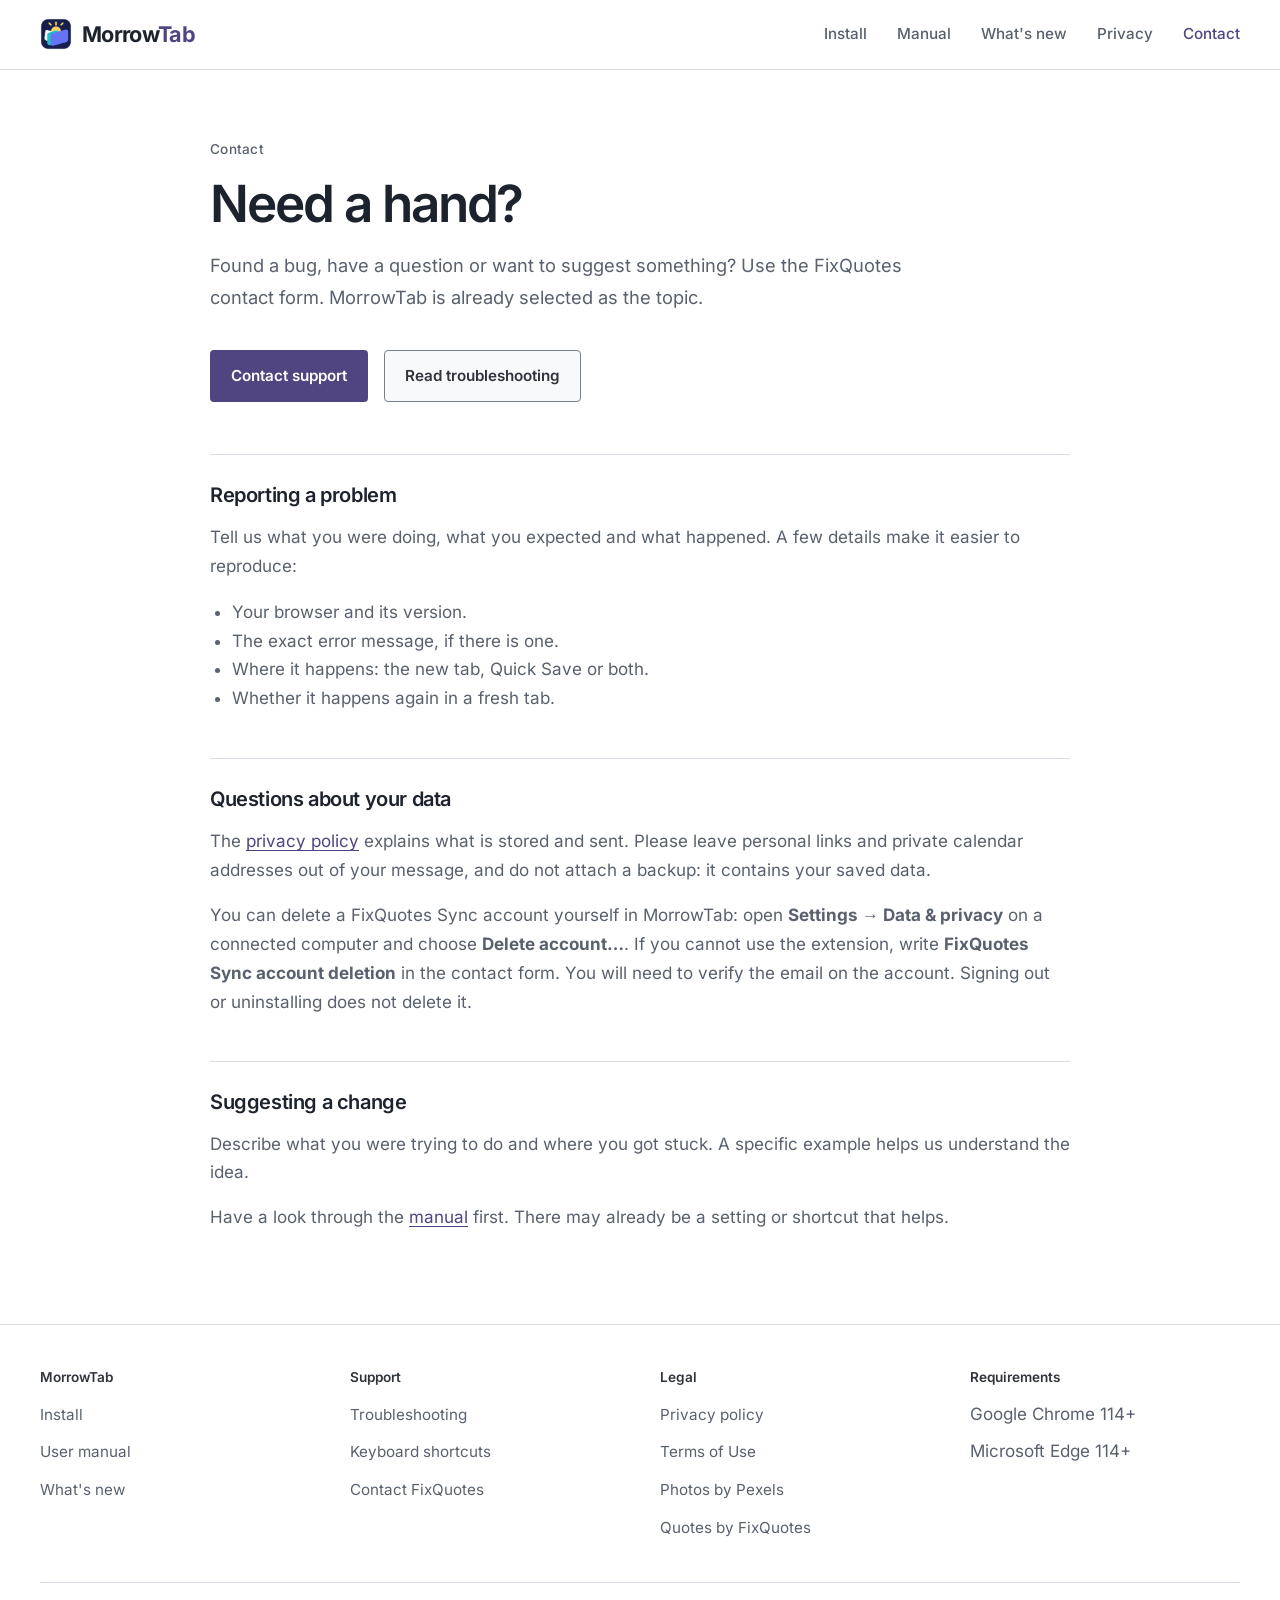
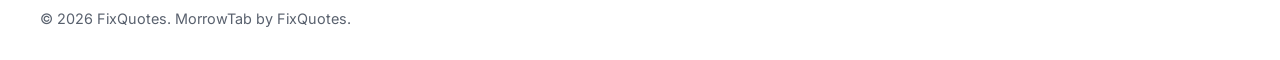
<file: contact.html>
<!DOCTYPE html>
<html lang="en">

<head>
    <meta charset="UTF-8">
    <meta name="viewport" content="width=device-width, initial-scale=1.0">
    <meta http-equiv="Content-Security-Policy"
        content="default-src 'self'; base-uri 'self'; object-src 'none'; form-action 'self'; script-src 'self'; style-src 'self'; font-src 'self'; img-src 'self' data:; connect-src 'self'; manifest-src 'self'">
    <meta name="referrer" content="strict-origin-when-cross-origin">
    <title>Contact MorrowTab - Support from FixQuotes</title>
    <meta name="description"
        content="Contact FixQuotes about MorrowTab support, privacy, FixQuotes Sync account deletion, bug reports and feature suggestions.">
    <meta name="robots" content="index, follow">
    <meta name="author" content="FixQuotes">
    <meta name="theme-color" content="#181a1d">
    <link rel="canonical" href="https://calxibe.github.io/morrowtab/contact.html">

    <!-- Open Graph -->
    <meta property="og:type" content="website">
    <meta property="og:site_name" content="MorrowTab">
    <meta property="og:title" content="Contact MorrowTab - Support from FixQuotes">
    <meta property="og:description"
        content="Contact FixQuotes about MorrowTab support, privacy, FixQuotes Sync account deletion, bug reports and feature suggestions.">
    <meta property="og:url" content="https://calxibe.github.io/morrowtab/contact.html">
    <meta property="og:image" content="https://calxibe.github.io/morrowtab/img/morrowtab-social-card.png">

    <!-- Twitter Card -->
    <meta name="twitter:card" content="summary_large_image">
    <meta name="twitter:title" content="Contact MorrowTab - Support from FixQuotes">
    <meta name="twitter:description"
        content="Reach the people who build MorrowTab through the FixQuotes contact route — the one support channel for the extension.">
    <meta name="twitter:image" content="https://calxibe.github.io/morrowtab/img/morrowtab-social-card.png">

    <!-- Favicon -->
    <link rel="icon" href="favicon.ico" sizes="any">
    <link rel="icon" type="image/svg+xml" href="favicon.svg">
    <link rel="icon" type="image/png" sizes="16x16" href="img/icon16.png">
    <link rel="icon" type="image/png" sizes="48x48" href="img/icon48.png">
    <link rel="icon" type="image/png" sizes="128x128" href="img/icon128.png">
    <link rel="apple-touch-icon" sizes="180x180" href="apple-touch-icon.png">
    <link rel="manifest" href="site.webmanifest">

    <link rel="preload" href="fonts/inter-latin.woff2" as="font" type="font/woff2" crossorigin>
    <link rel="stylesheet" href="style.css?v=20261005-2">
    <script src="index.js" defer></script>
</head>

<body>
    <a class="skip-link" href="#main-content">Skip to main content</a>

    <header>
        <div class="header-inner">
            <a href="./" class="logo">
                <img src="img/icon48.png" alt="" aria-hidden="true" class="logo-icon" width="48" height="48">
                <span class="logo-text">Morrow<span>Tab</span></span>
            </a>
            <button class="nav-toggle" type="button" aria-expanded="false" aria-controls="site-nav"
                aria-label="Toggle navigation">
                <span class="nav-toggle-bar"></span>
                <span class="nav-toggle-bar"></span>
                <span class="nav-toggle-bar"></span>
            </button>
            <nav id="site-nav" aria-label="Main">
                <a href="./#install">Install</a>
                <a href="manual.html">Manual</a>
                <a href="changelog.html">What's new</a>
                <a href="privacy.html">Privacy</a>
                <a href="contact.html" class="active" aria-current="page">Contact</a>
            </nav>
        </div>
    </header>

    <main id="main-content" class="contact-page">
        <section class="page-hero">
            <div class="container">
                <span class="section-badge">Contact</span>
                <h1>Need a hand?</h1>
                <p class="subtitle">Found a bug, have a question or want to suggest something?
                    Use the FixQuotes contact form. MorrowTab is already selected as the topic.</p>
                <div class="cta-buttons">
                    <a href="https://apps.fixquotes.com/contact/?category=morrowtab" class="btn btn-primary"
                        target="_blank" rel="noopener">Contact support<span class="visually-hidden"> (opens in a new tab)</span></a>
                    <a href="manual.html#troubleshooting" class="btn btn-secondary">Read troubleshooting</a>
                </div>
            </div>
        </section>
        <div class="container contact-topics">
            <section id="what-to-send">
                <h2>Reporting a problem</h2>
                <p>Tell us what you were doing, what you expected and what happened.
                    A few details make it easier to reproduce:</p>
                <ul>
                    <li>Your browser and its version.</li>
                    <li>The exact error message, if there is one.</li>
                    <li>Where it happens: the new tab, Quick Save or both.</li>
                    <li>Whether it happens again in a fresh tab.</li>
                </ul>
            </section>
            <section>
                <h2>Questions about your data</h2>
                <p>The <a href="privacy.html">privacy policy</a> explains what is stored and sent.
                    Please leave personal links and private calendar addresses out of your message,
                    and do not attach a backup: it contains your saved data.</p>
                <p>You can delete a FixQuotes Sync account yourself in MorrowTab: open <strong>Settings → Data &amp;
                    privacy</strong> on a connected computer and choose <strong>Delete account…</strong>. If you
                    cannot use the extension, write <strong>FixQuotes Sync account deletion</strong> in the contact form.
                    You will need to verify the email on the account. Signing out or uninstalling does not delete it.</p>
            </section>
            <section>
                <h2>Suggesting a change</h2>
                <p>Describe what you were trying to do and where you got stuck.
                    A specific example helps us understand the idea.</p>
                <p>Have a look through the <a href="manual.html">manual</a> first.
                    There may already be a setting or shortcut that helps.</p>
            </section>
        </div>
    </main>

    <footer>
        <div class="container">
            <div class="footer-grid">
                <div class="footer-column">
                    <h2>MorrowTab</h2>
                    <ul>
                        <li><a href="./#install">Install</a></li>
                        <li><a href="manual.html">User manual</a></li>
                        <li><a href="changelog.html">What's new</a></li>
                    </ul>
                </div>
                <div class="footer-column">
                    <h2>Support</h2>
                    <ul>
                        <li><a href="manual.html#troubleshooting">Troubleshooting</a></li>
                        <li><a href="manual.html#shortcuts">Keyboard shortcuts</a></li>
                        <li><a href="contact.html">Contact FixQuotes</a></li>
                    </ul>
                </div>
                <div class="footer-column">
                    <h2>Legal</h2>
                    <ul>
                        <li><a href="privacy.html">Privacy policy</a></li>
                        <li><a href="terms.html">Terms of Use</a></li>
                        <li><a href="https://www.pexels.com/" target="_blank" rel="noopener">Photos by Pexels<span class="visually-hidden"> (opens in a new tab)</span></a></li>
                        <li><a href="https://apps.fixquotes.com/" target="_blank" rel="noopener">Quotes by FixQuotes<span class="visually-hidden"> (opens in a new tab)</span></a>
                        </li>
                    </ul>
                </div>
                <div class="footer-column">
                    <h2>Requirements</h2>
                    <ul>
                        <li>Google Chrome 114+</li>
                        <li>Microsoft Edge 114+</li>
                    </ul>
                </div>
            </div>
            <div class="footer-bottom">
                <p>&copy; 2026 FixQuotes. MorrowTab by FixQuotes.</p>
            </div>
        </div>
    </footer>
</body>

</html>
</file>
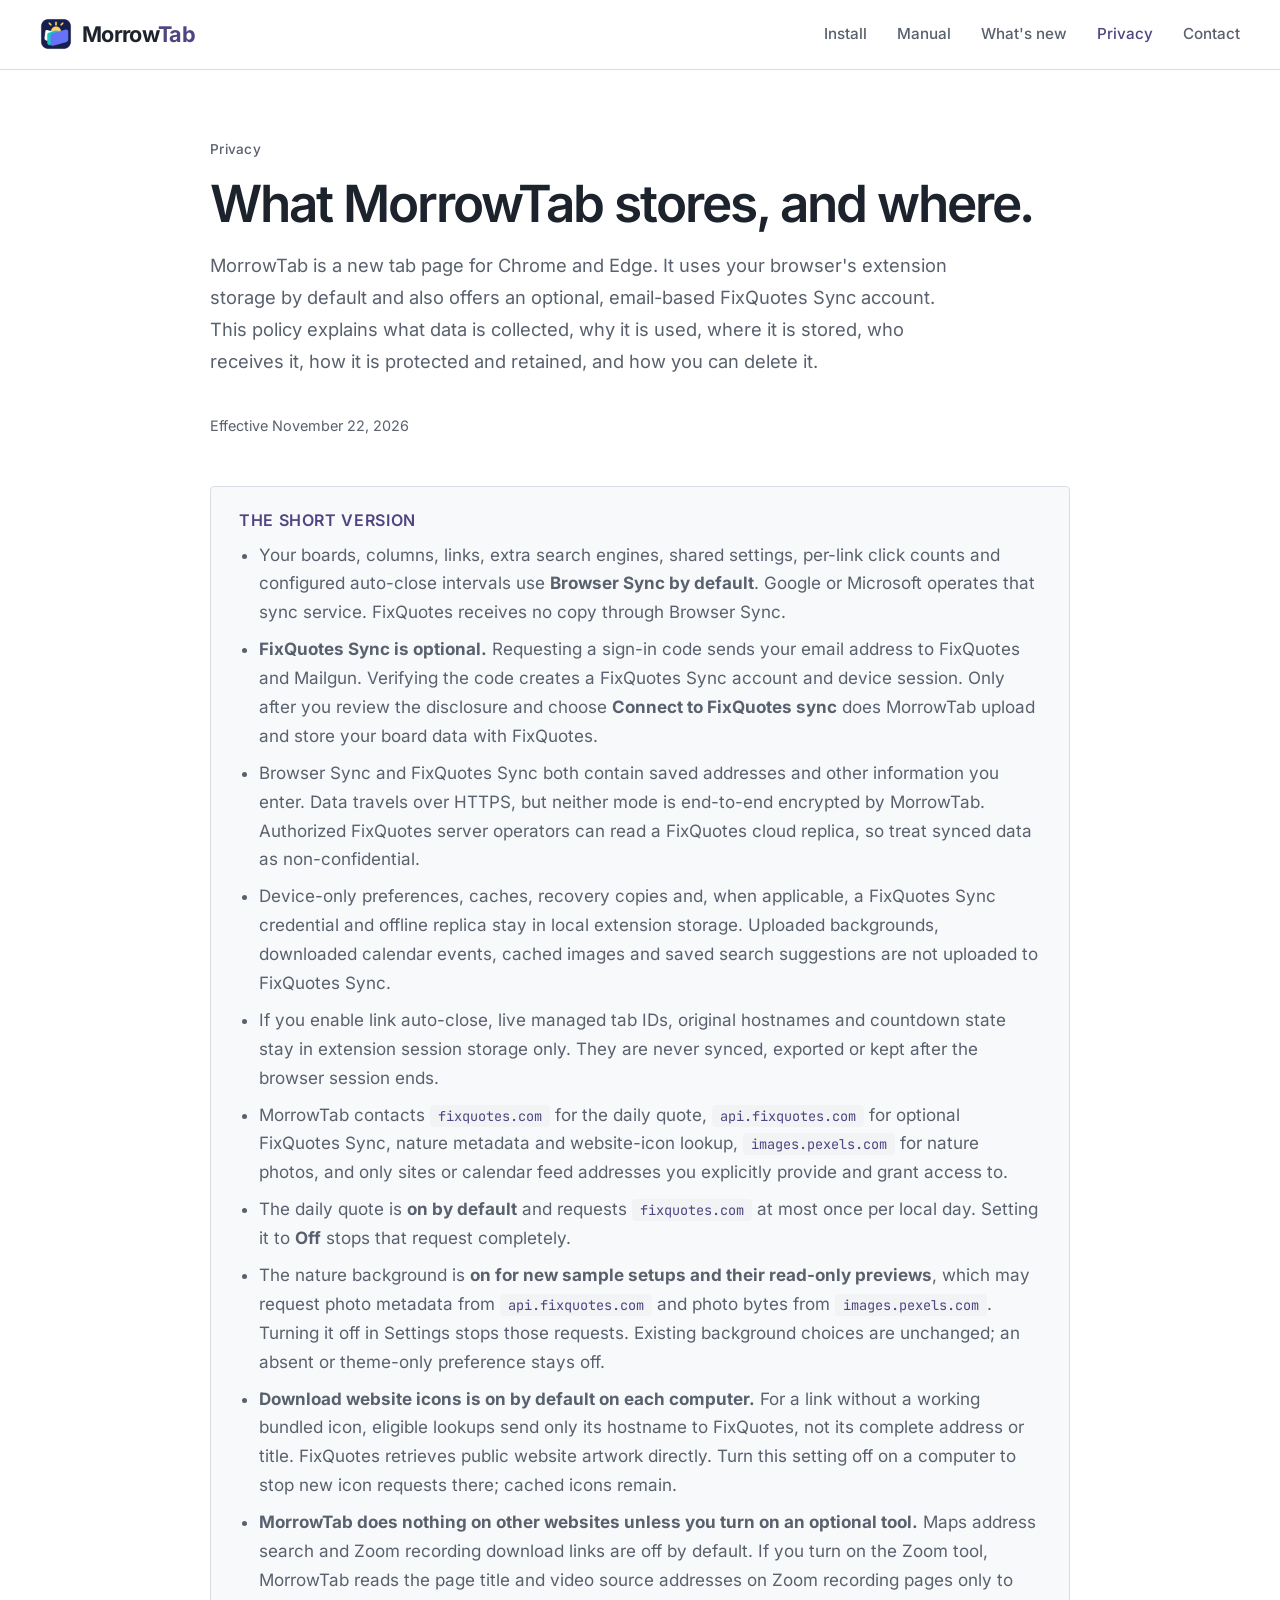
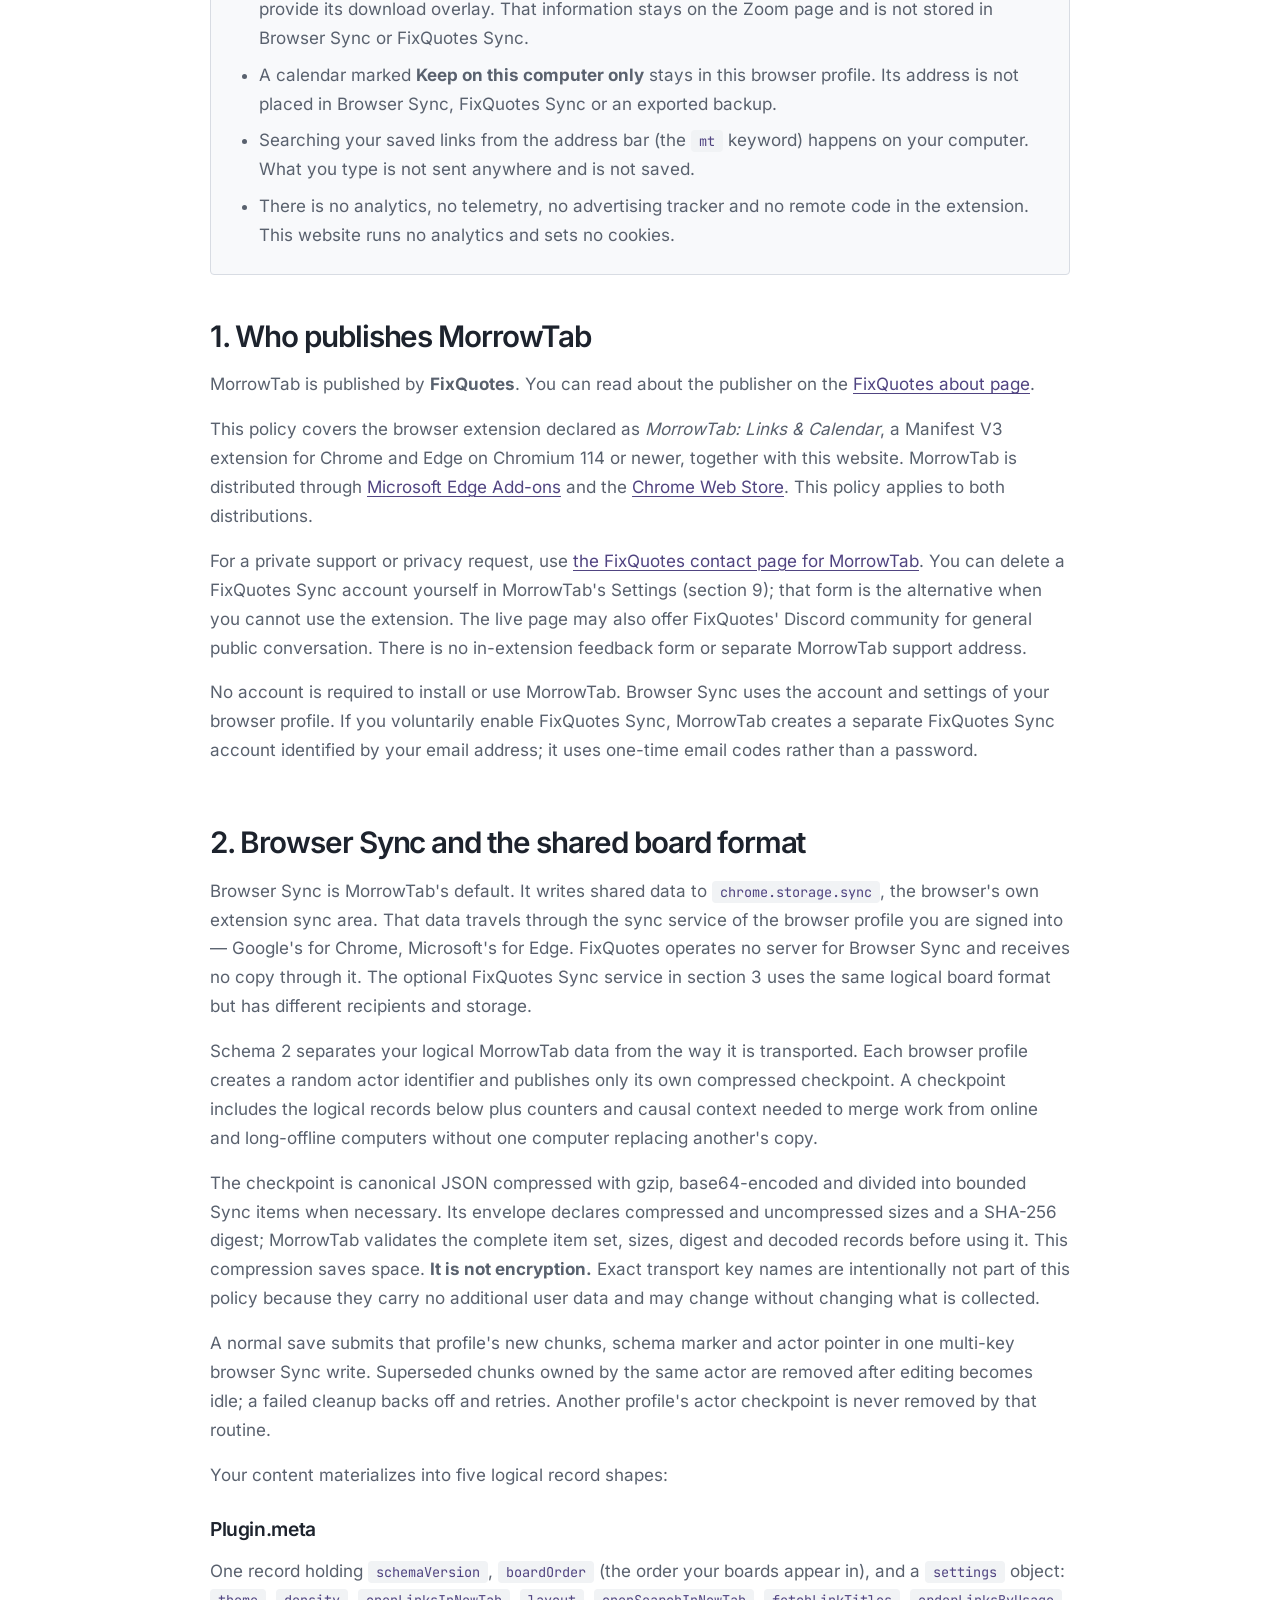
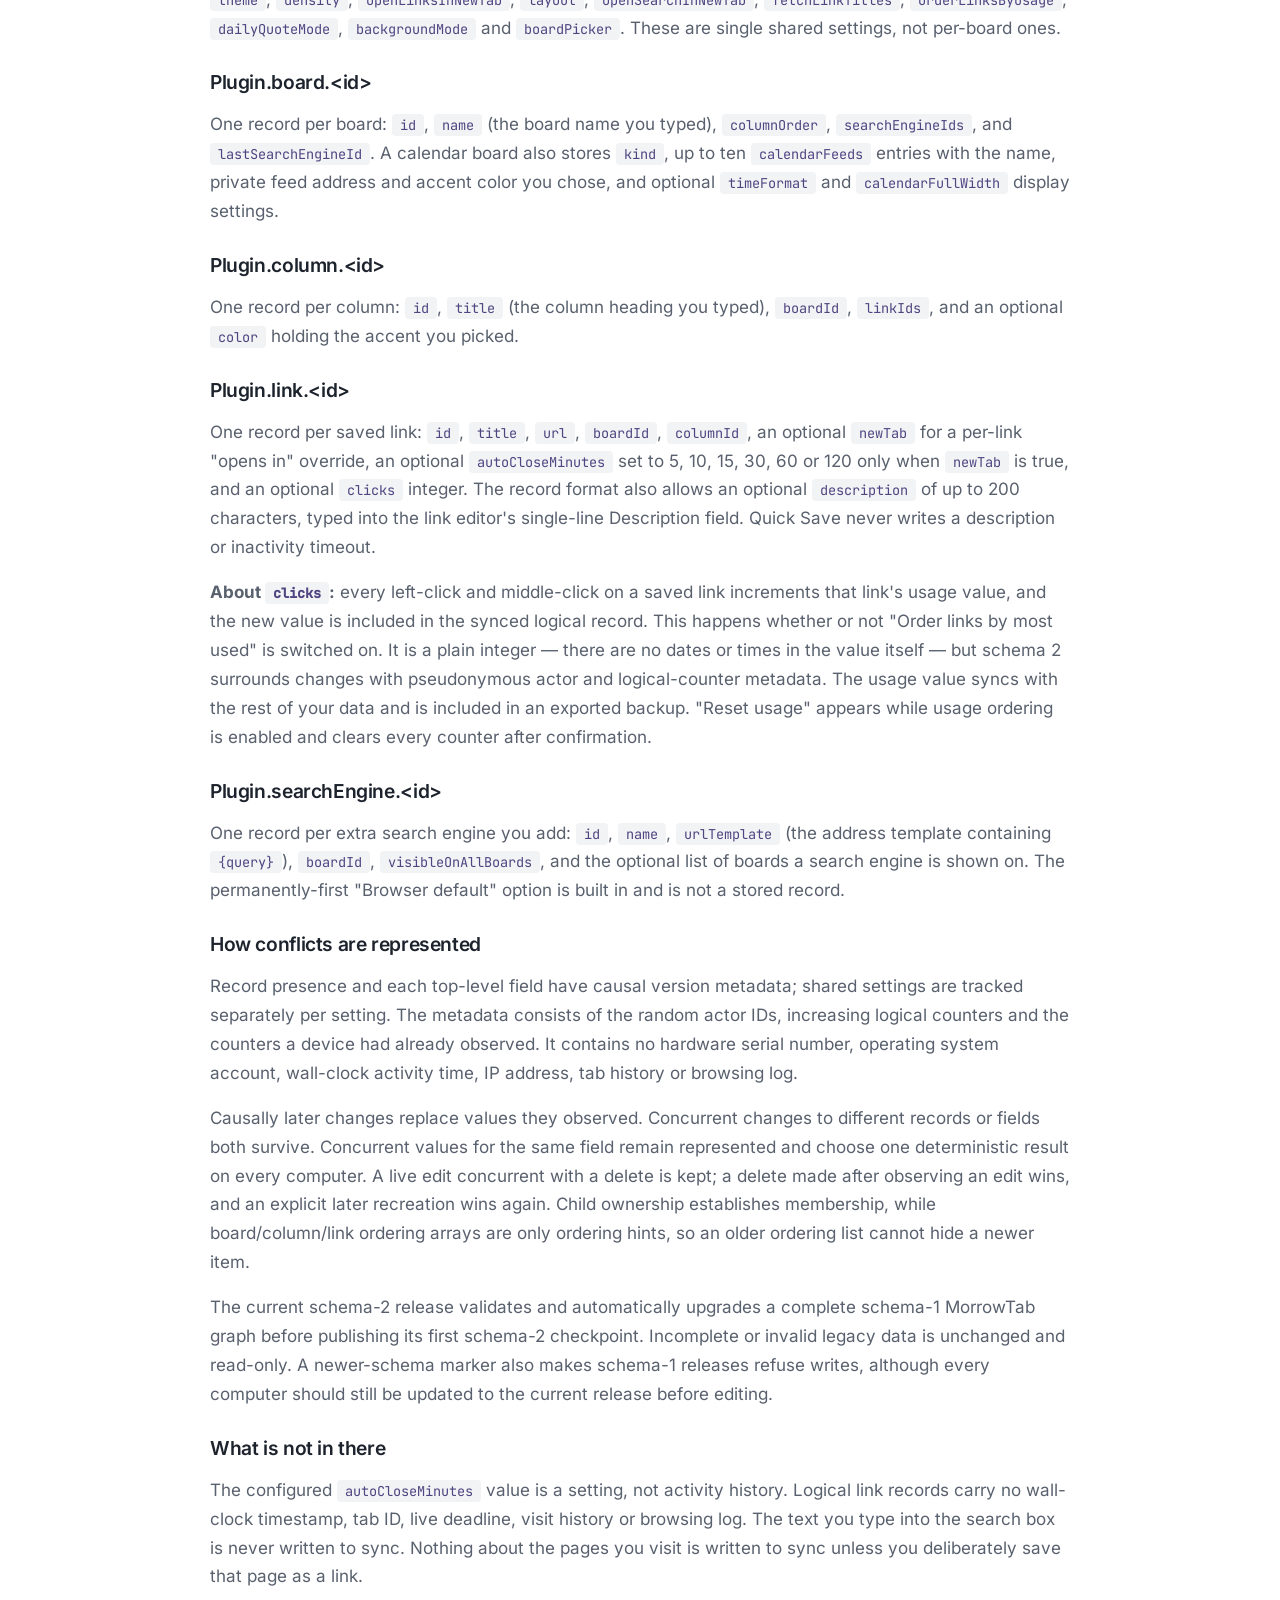
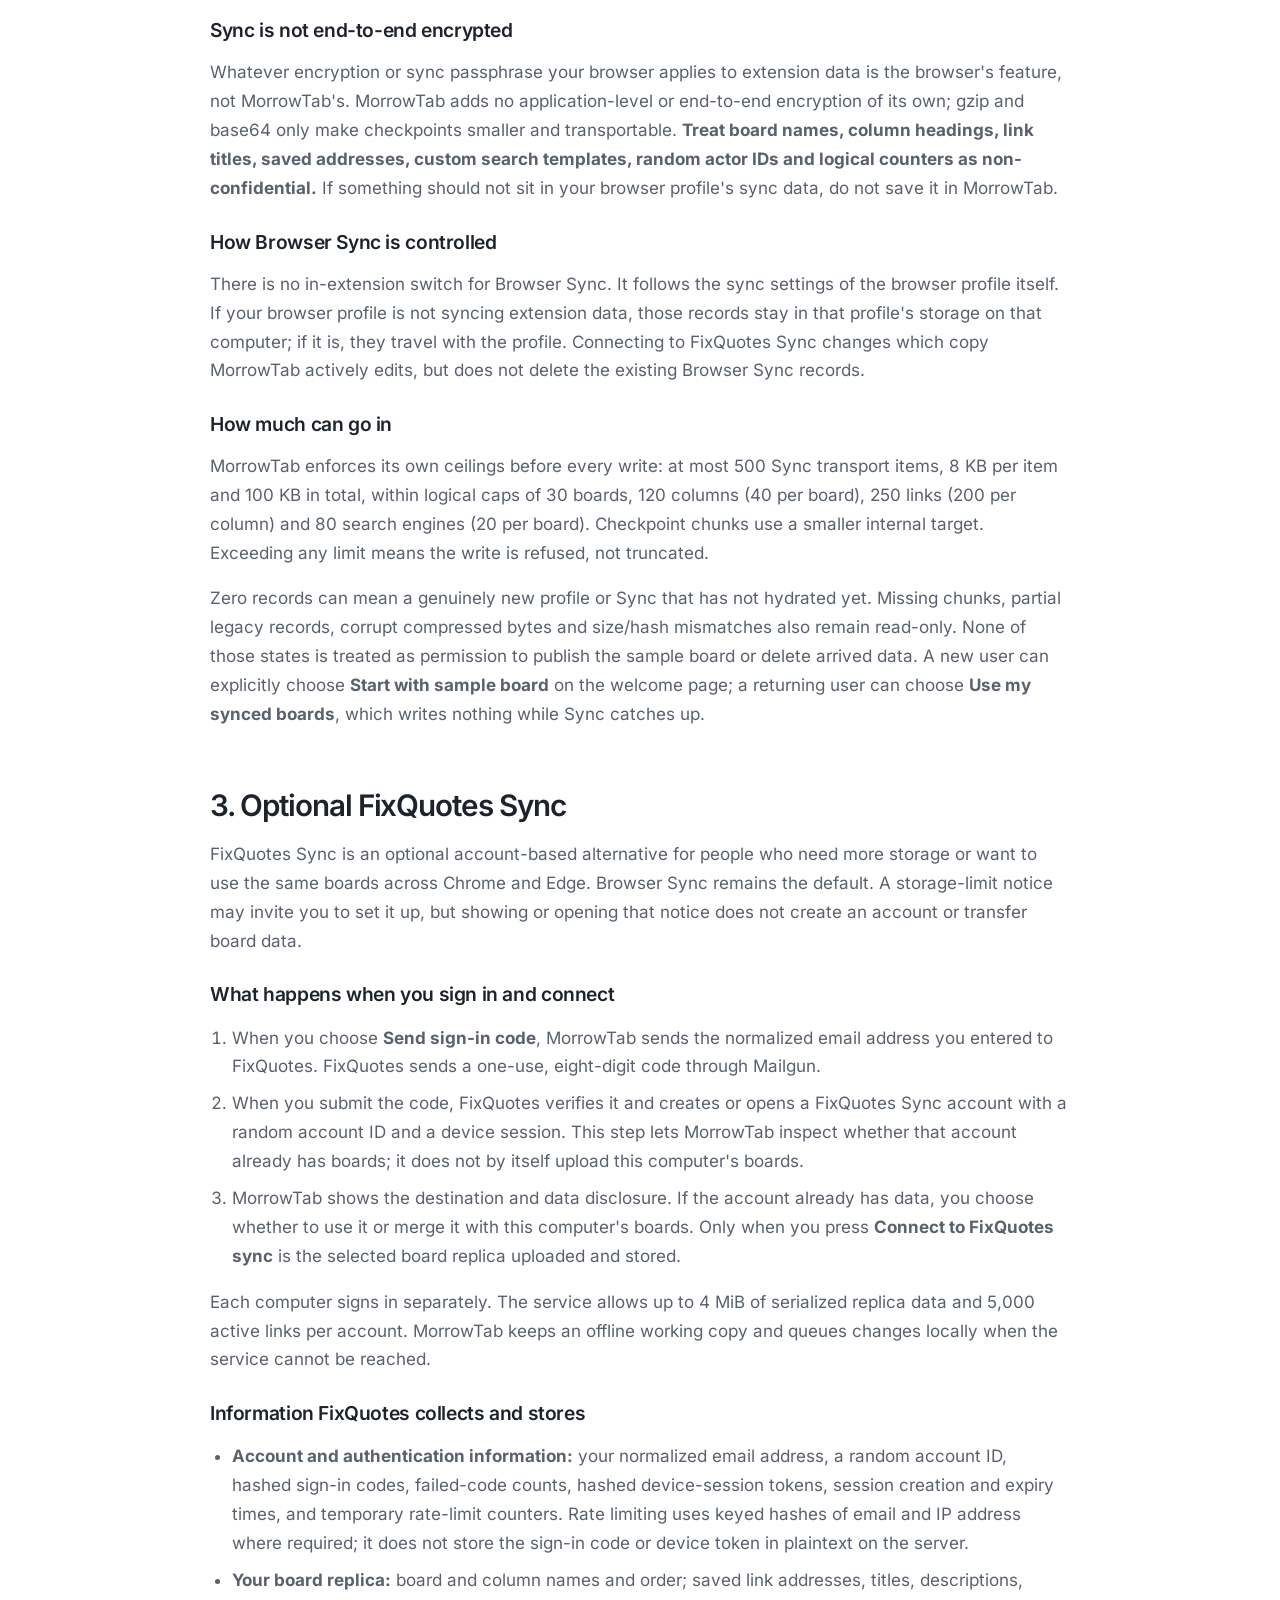
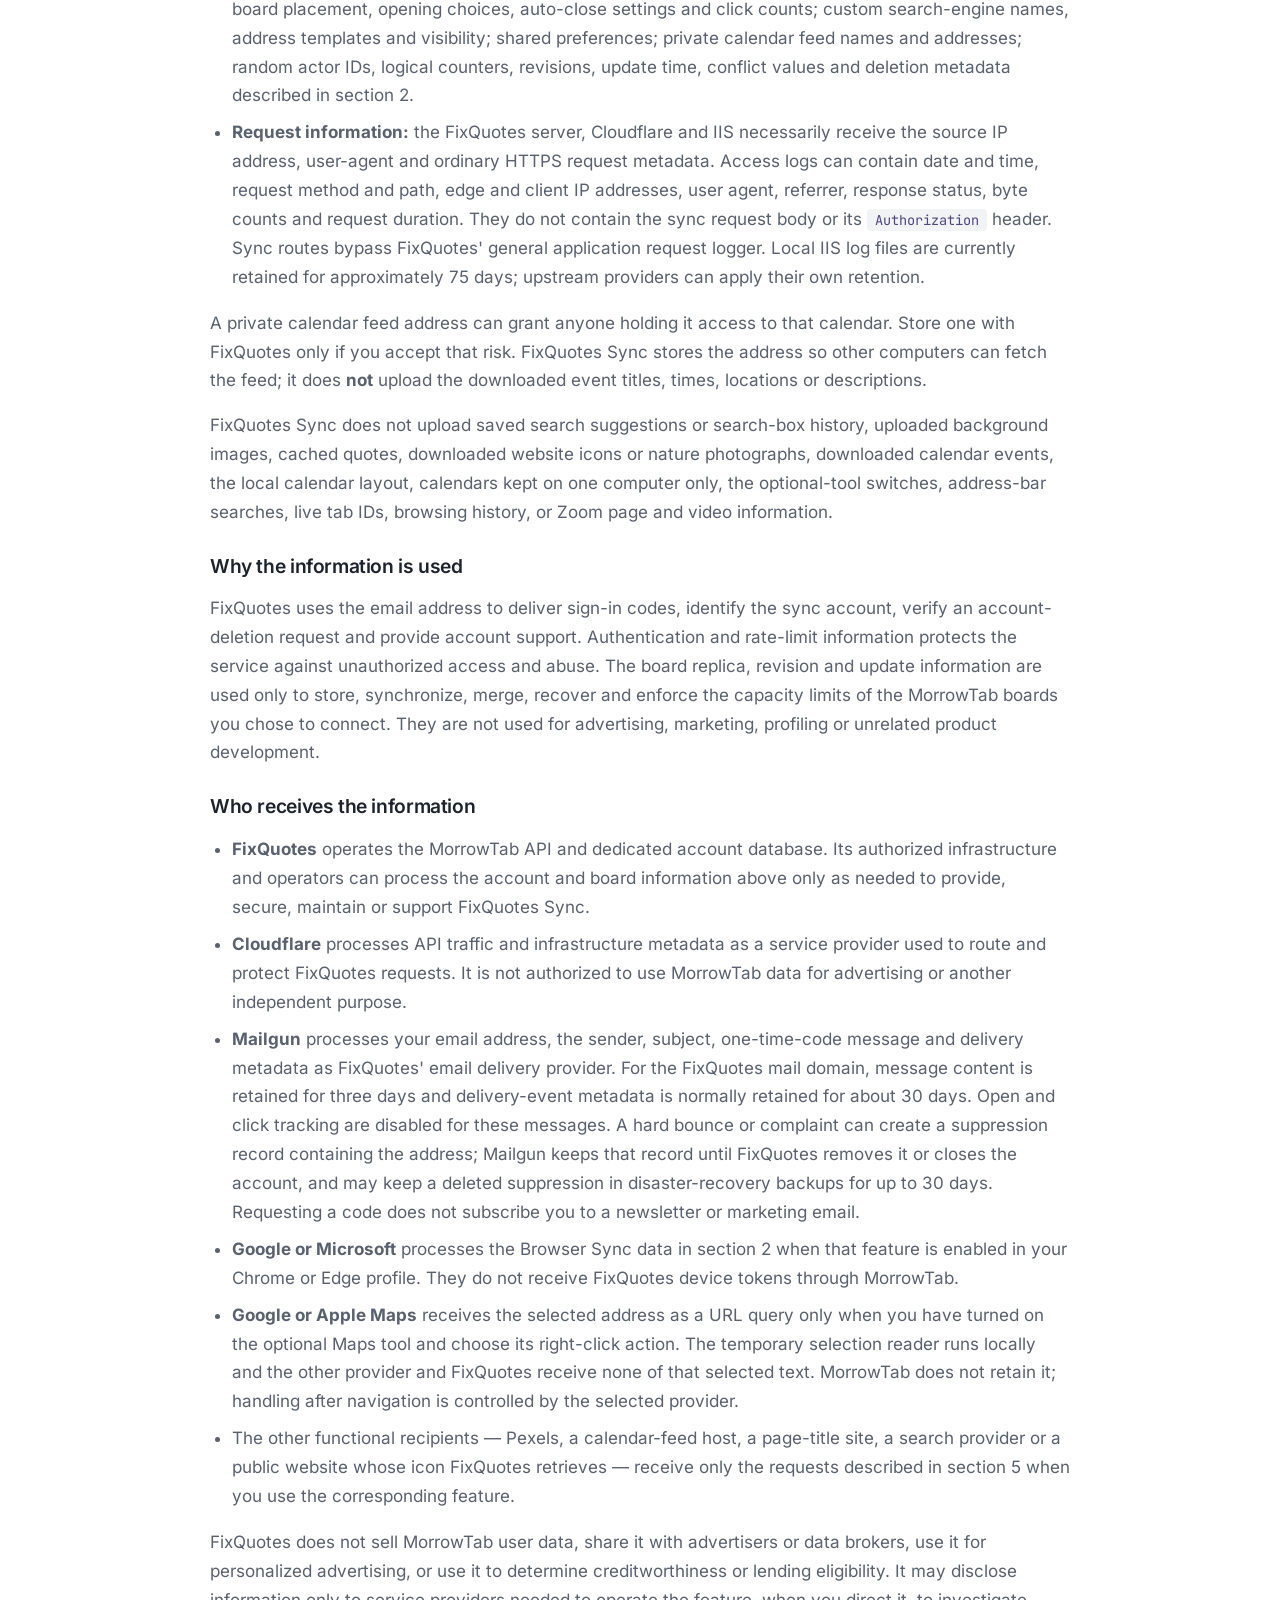
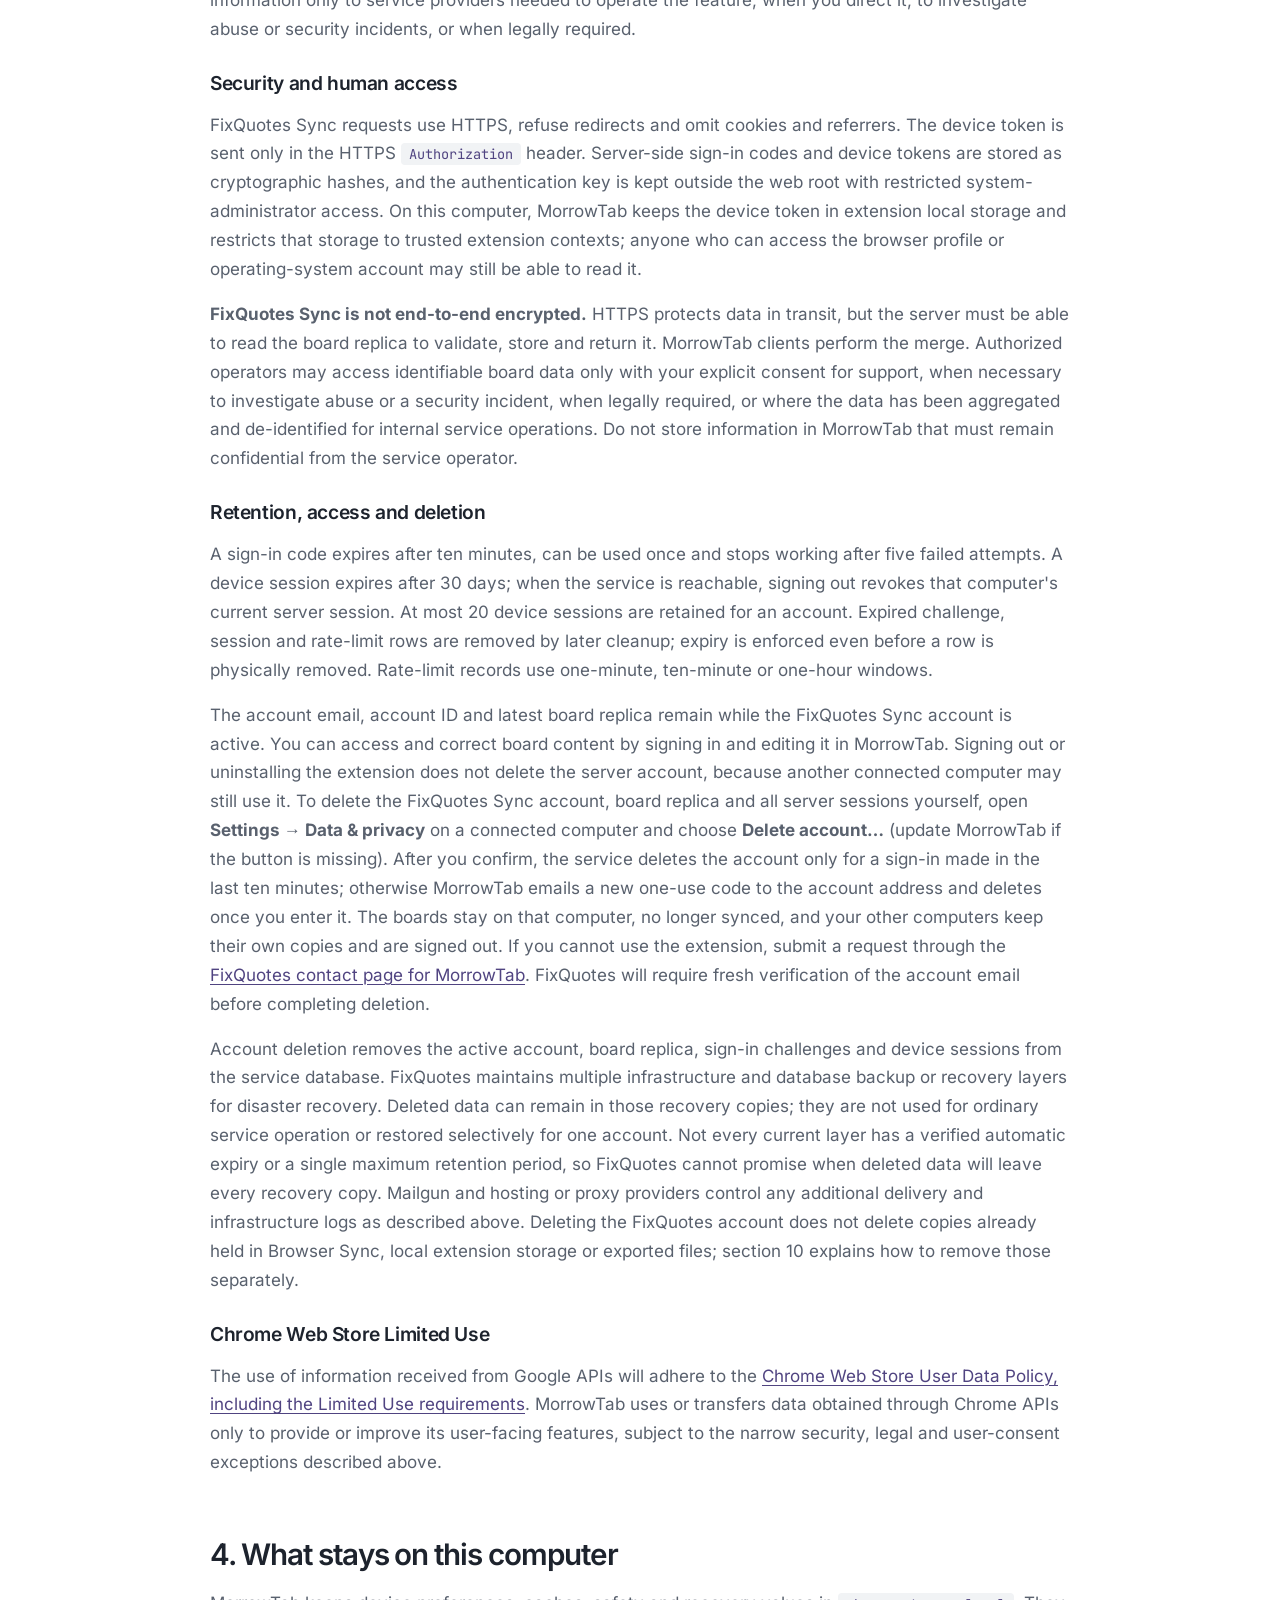
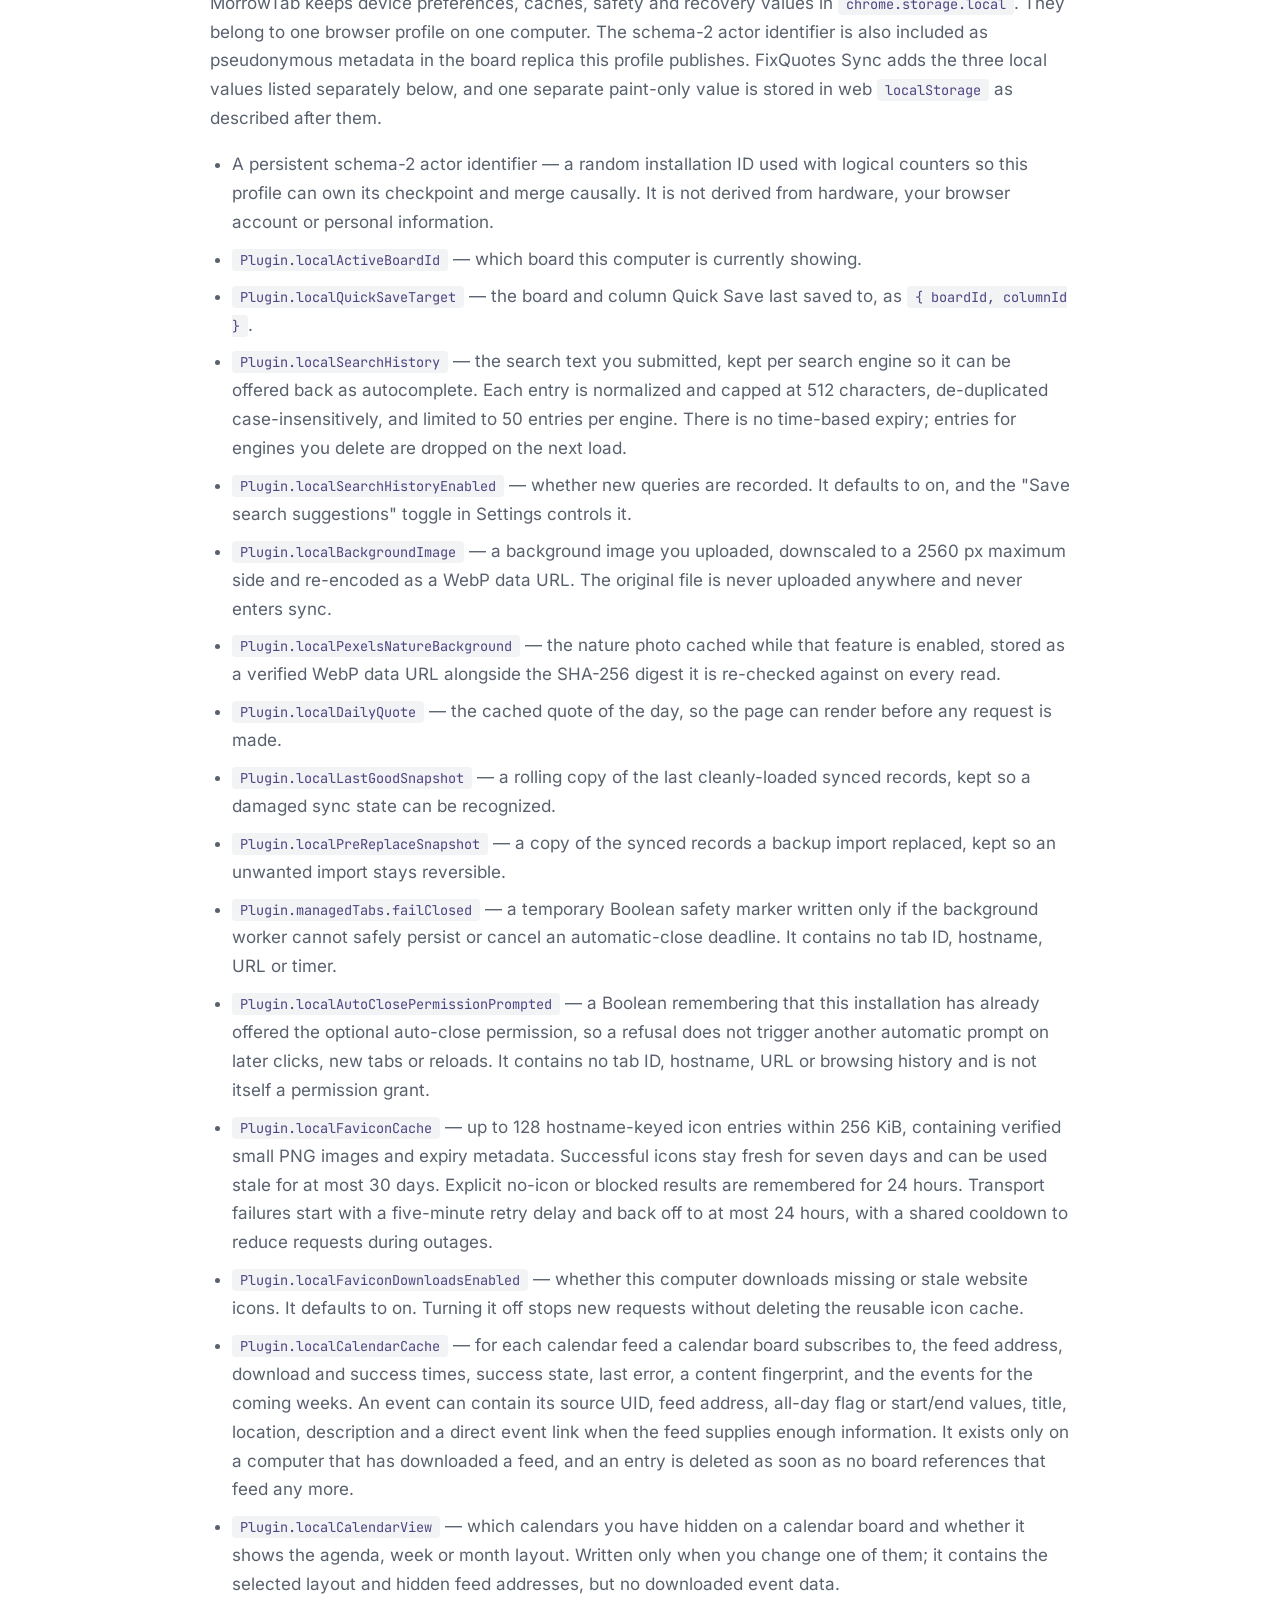
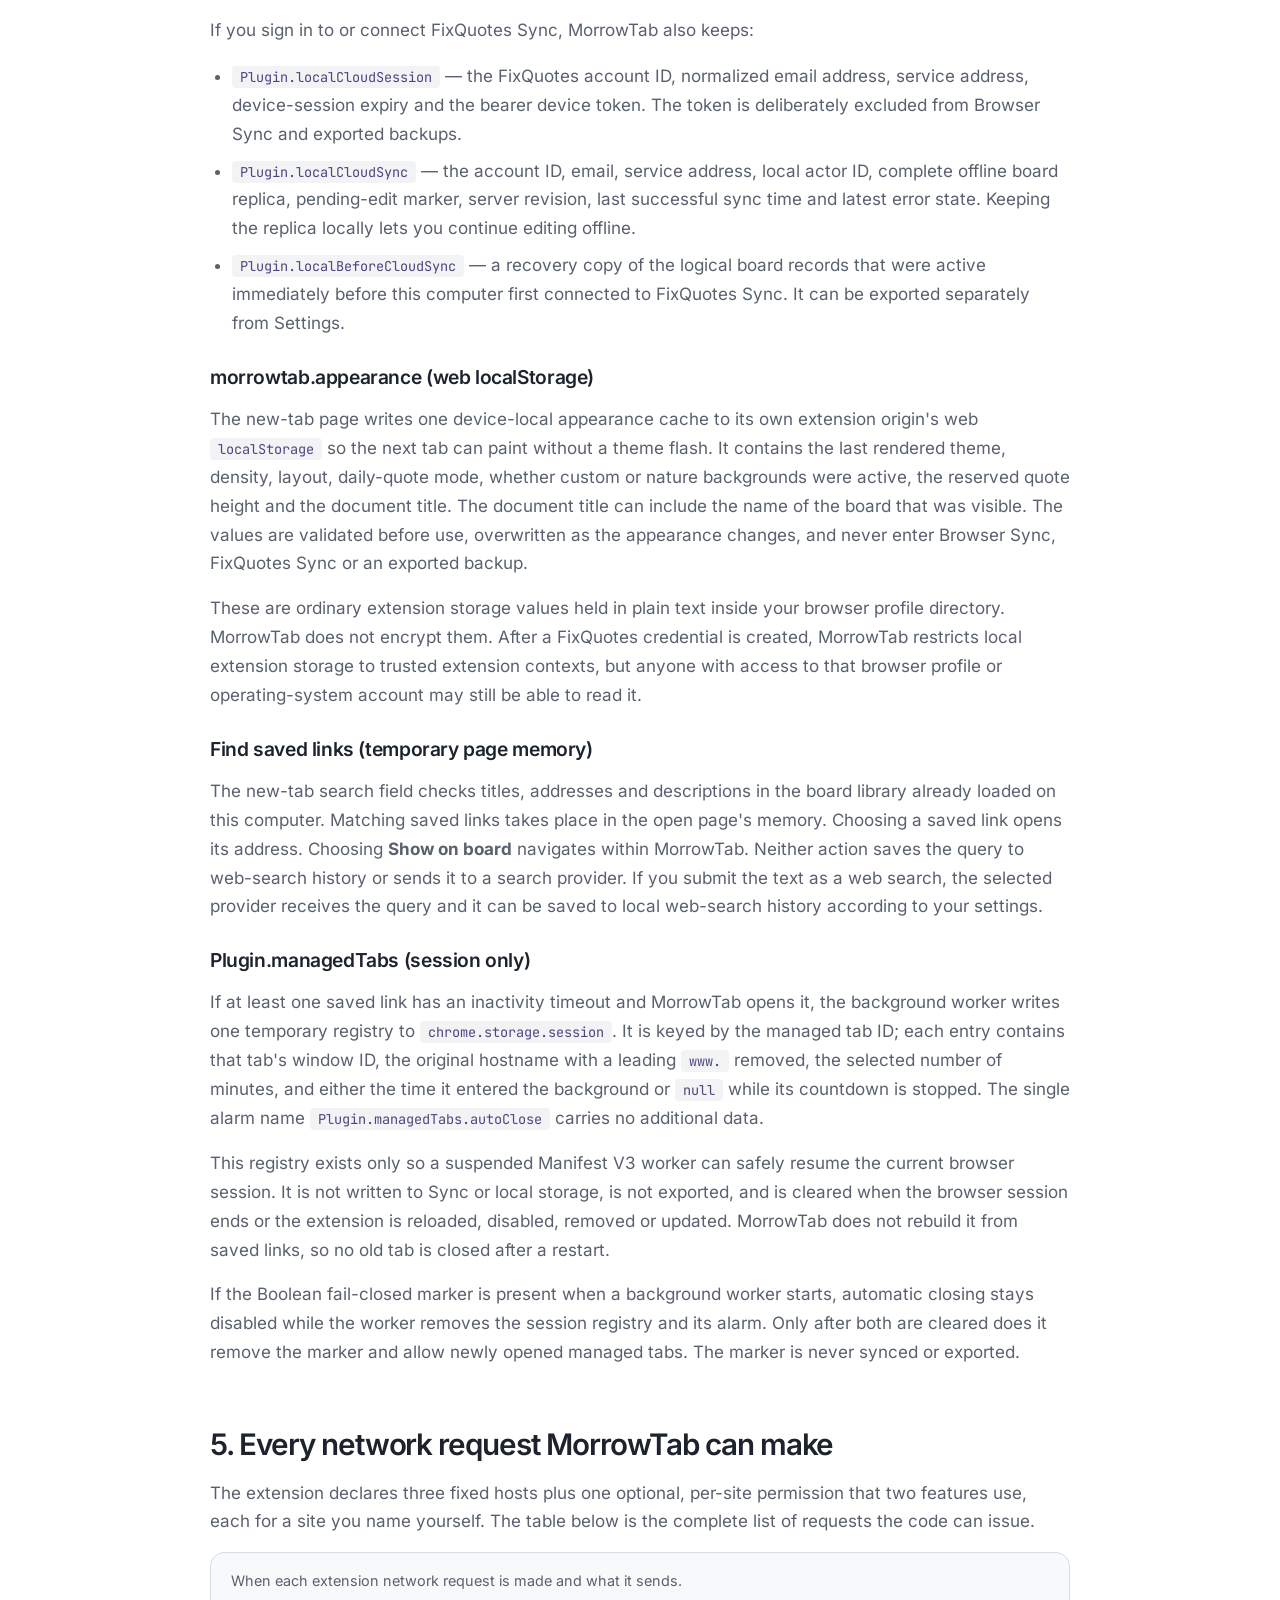
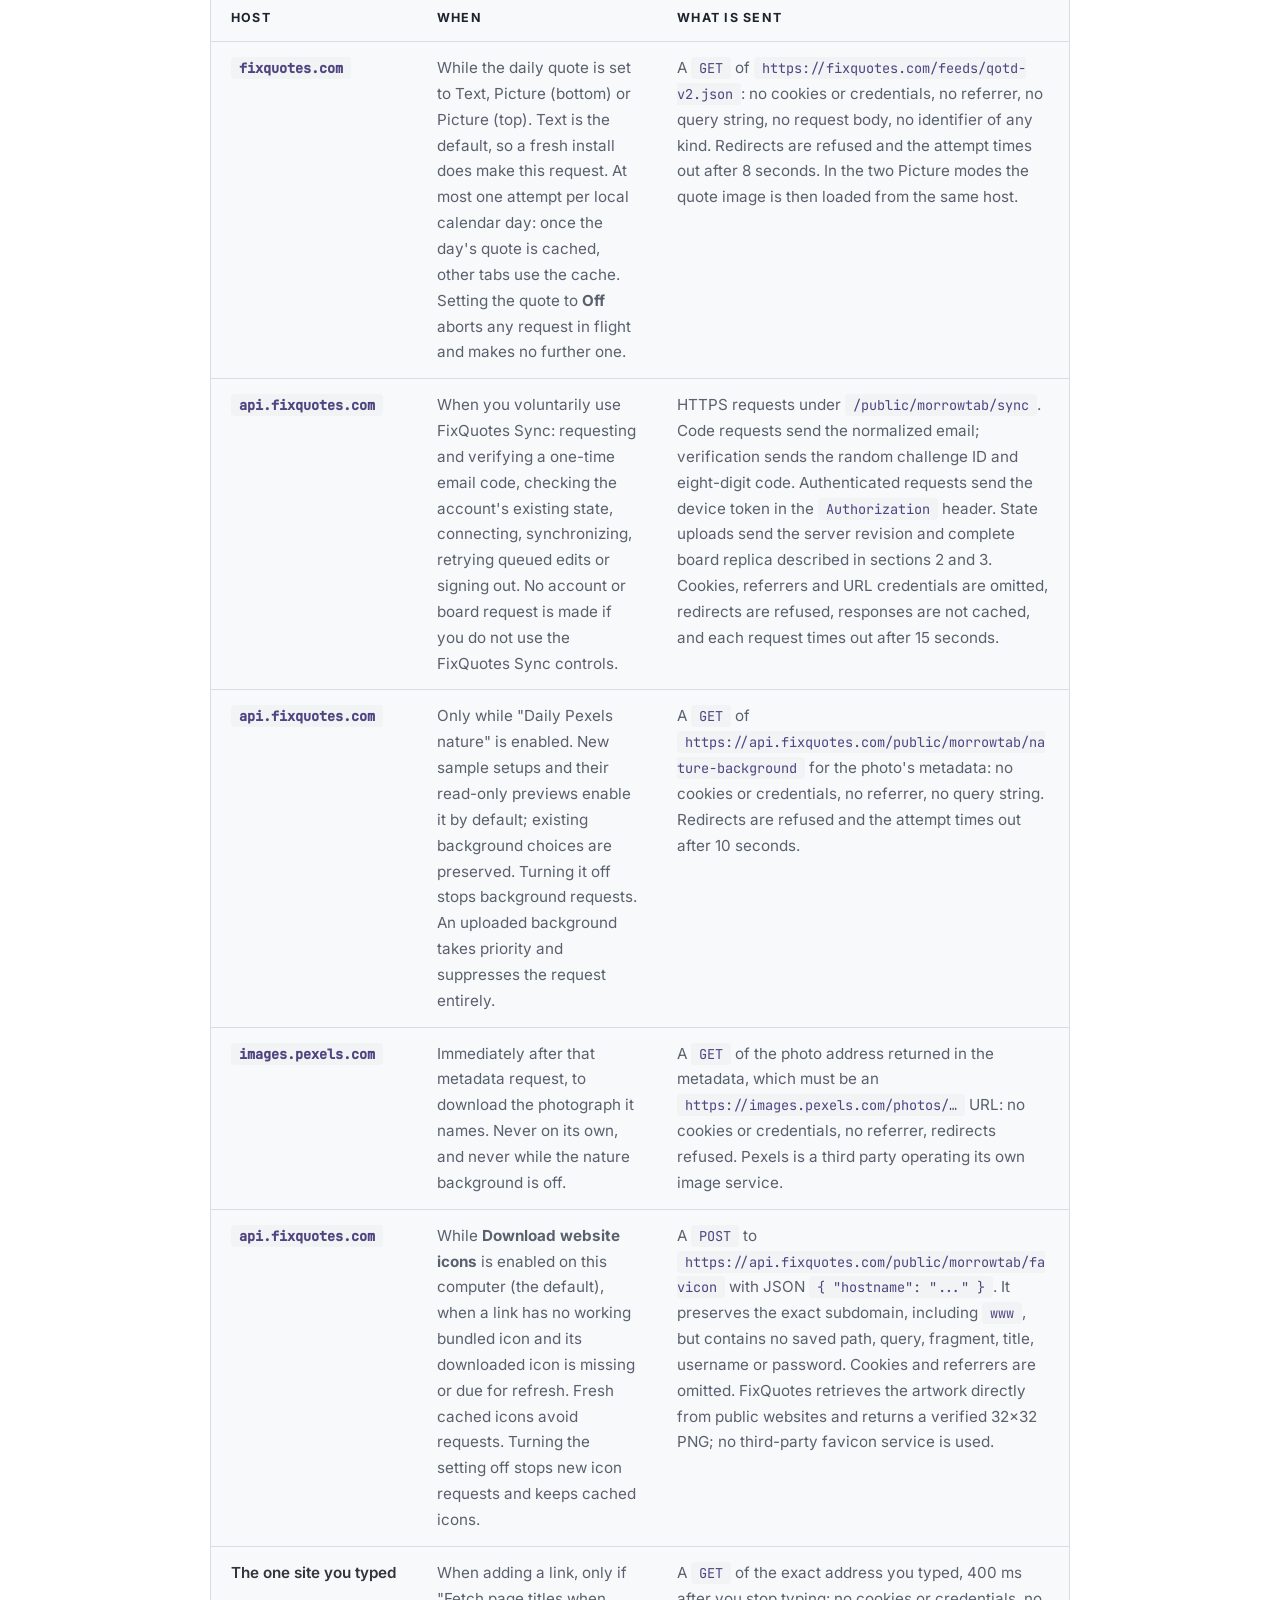
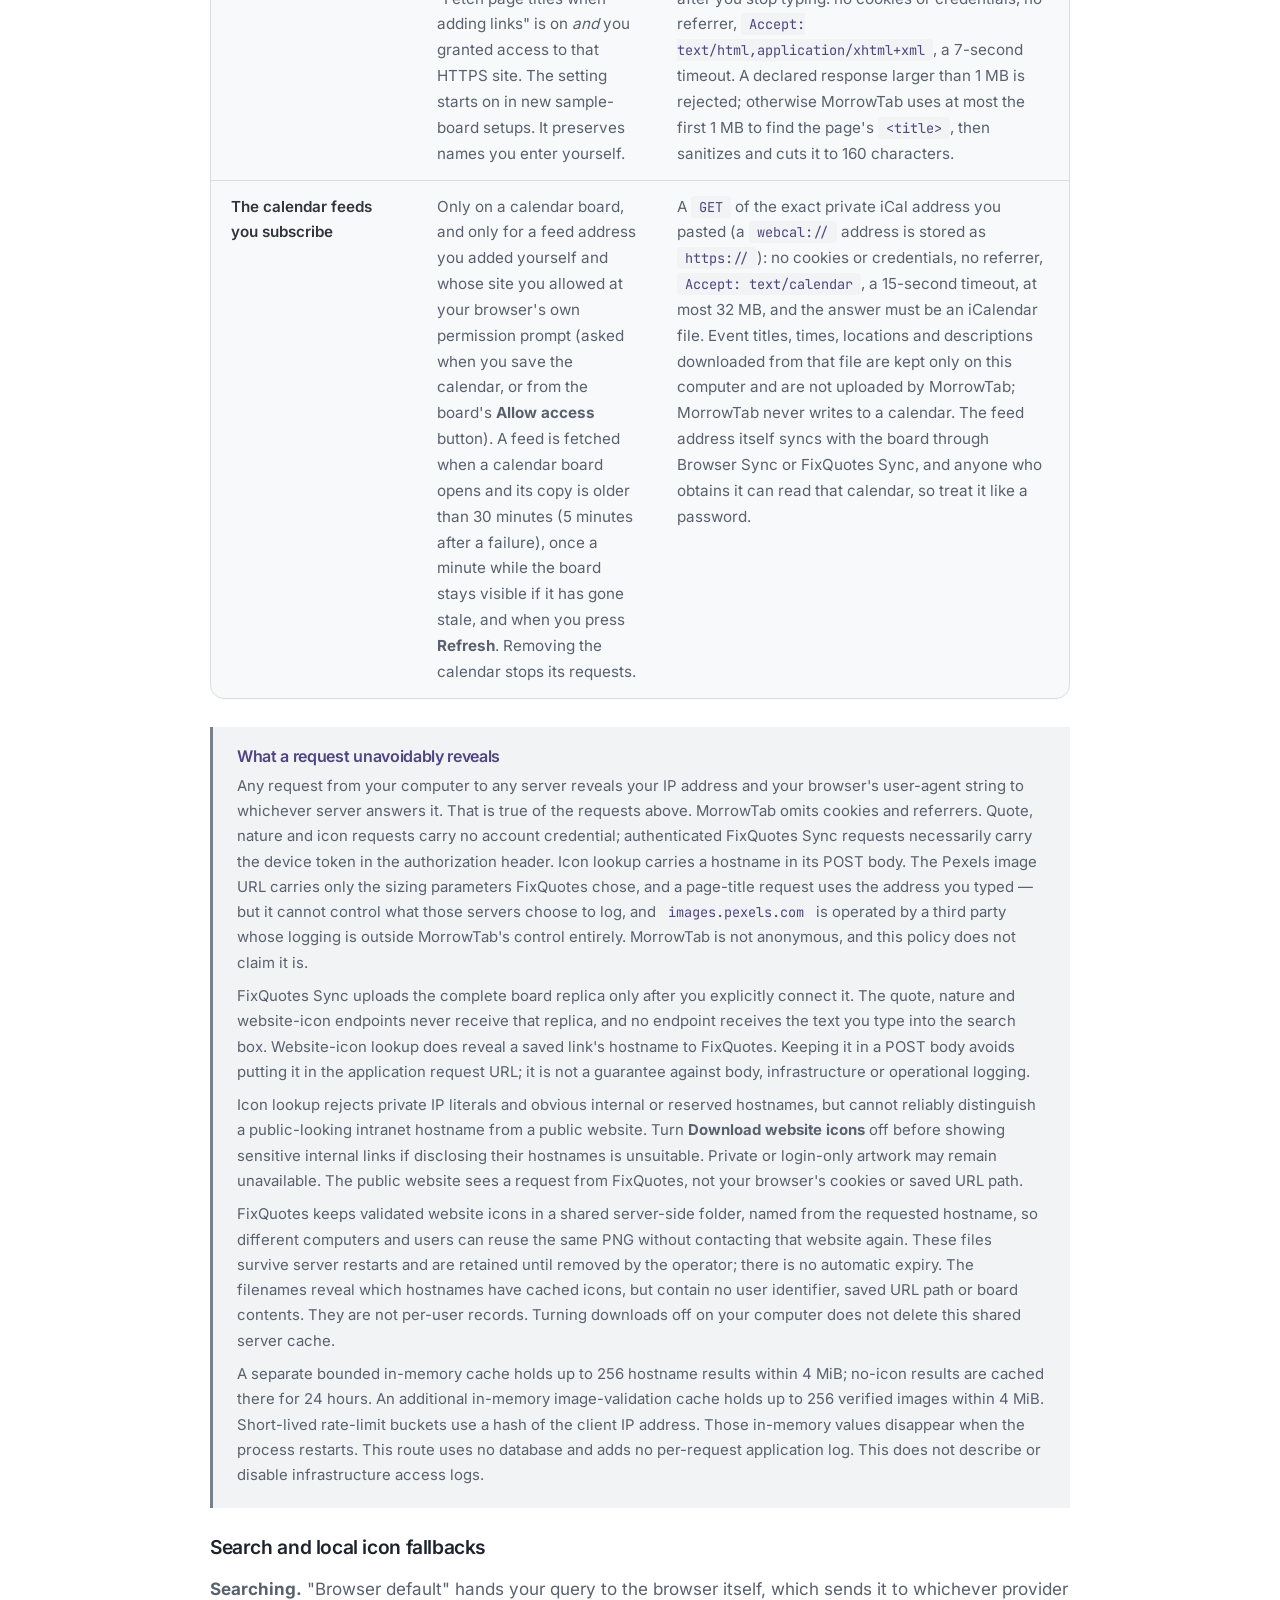
<file: privacy.html>
<!DOCTYPE html>
<html lang="en">

<head>
    <meta charset="UTF-8">
    <meta name="viewport" content="width=device-width, initial-scale=1.0">
    <meta http-equiv="Content-Security-Policy"
        content="default-src 'self'; base-uri 'self'; object-src 'none'; form-action 'self'; script-src 'self'; style-src 'self'; font-src 'self'; img-src 'self' data:; connect-src 'self'; manifest-src 'self'">
    <meta name="referrer" content="strict-origin-when-cross-origin">
    <title>Privacy Policy - MorrowTab</title>
    <meta name="description"
        content="The MorrowTab privacy policy: Browser Sync, optional FixQuotes Sync, local storage, network requests, permissions, backups, retention, and deletion.">
    <meta name="robots" content="index, follow">
    <meta name="author" content="FixQuotes">
    <meta name="theme-color" content="#181a1d">
    <link rel="canonical" href="https://calxibe.github.io/morrowtab/privacy.html">

    <!-- Open Graph -->
    <meta property="og:type" content="website">
    <meta property="og:site_name" content="MorrowTab">
    <meta property="og:title" content="Privacy Policy - MorrowTab">
    <meta property="og:description"
        content="What MorrowTab stores in Browser Sync, optional FixQuotes Sync and on each computer, including recipients, retention, security and deletion.">
    <meta property="og:url" content="https://calxibe.github.io/morrowtab/privacy.html">
    <meta property="og:image" content="https://calxibe.github.io/morrowtab/img/morrowtab-social-card.png">

    <!-- Twitter Card -->
    <meta name="twitter:card" content="summary_large_image">
    <meta name="twitter:title" content="Privacy Policy - MorrowTab">
    <meta name="twitter:description"
        content="What MorrowTab stores, why it is used, who receives it, how long it remains, and how to delete it.">
    <meta name="twitter:image" content="https://calxibe.github.io/morrowtab/img/morrowtab-social-card.png">

    <!-- Favicon -->
    <link rel="icon" href="favicon.ico" sizes="any">
    <link rel="icon" type="image/svg+xml" href="favicon.svg">
    <link rel="icon" type="image/png" sizes="16x16" href="img/icon16.png">
    <link rel="icon" type="image/png" sizes="48x48" href="img/icon48.png">
    <link rel="icon" type="image/png" sizes="128x128" href="img/icon128.png">
    <link rel="apple-touch-icon" sizes="180x180" href="apple-touch-icon.png">
    <link rel="manifest" href="site.webmanifest">

    <link rel="preload" href="fonts/inter-latin.woff2" as="font" type="font/woff2" crossorigin>
    <link rel="stylesheet" href="style.css?v=20261005-2">
    <script src="index.js" defer></script>
</head>

<body>
    <a class="skip-link" href="#main-content">Skip to main content</a>

    <header>
        <div class="header-inner">
            <a href="./" class="logo">
                <img src="img/icon48.png" alt="" aria-hidden="true" class="logo-icon" width="48" height="48">
                <span class="logo-text">Morrow<span>Tab</span></span>
            </a>
            <button class="nav-toggle" type="button" aria-expanded="false" aria-controls="site-nav"
                aria-label="Toggle navigation">
                <span class="nav-toggle-bar"></span>
                <span class="nav-toggle-bar"></span>
                <span class="nav-toggle-bar"></span>
            </button>
            <nav id="site-nav" aria-label="Main">
                <a href="./#install">Install</a>
                <a href="manual.html">Manual</a>
                <a href="changelog.html">What's new</a>
                <a href="privacy.html" class="active" aria-current="page">Privacy</a>
                <a href="contact.html">Contact</a>
            </nav>
        </div>
    </header>

    <main id="main-content">
        <section class="page-hero">
            <div class="container">
                <span class="section-badge">Privacy</span>
                <h1>What MorrowTab stores, and where.</h1>
                <p class="subtitle">
                    MorrowTab is a new tab page for Chrome and Edge. It uses your browser's extension storage by
                    default and also offers an optional, email-based FixQuotes Sync account. This policy explains
                    what data is collected, why it is used, where it is stored, who receives it, how it is protected
                    and retained, and how you can delete it.
                </p>
                <p class="updated">Effective <time datetime="2026-11-22">November 22, 2026</time></p>
            </div>
        </section>

        <div class="container content">
            <div class="highlight">
                <h2>The short version</h2>
                <ul>
                    <li>Your boards, columns, links, extra search engines, shared settings, per-link click counts and
                        configured auto-close intervals use <strong>Browser Sync by default</strong>. Google or Microsoft
                        operates that sync service. FixQuotes receives no copy through Browser Sync.</li>
                    <li><strong>FixQuotes Sync is optional.</strong> Requesting a sign-in code sends your email address
                        to FixQuotes and Mailgun. Verifying the code creates a FixQuotes Sync account and device
                        session. Only after you review the disclosure and choose <strong>Connect to FixQuotes
                        sync</strong> does MorrowTab upload and store your board data with FixQuotes.</li>
                    <li>Browser Sync and FixQuotes Sync both contain saved addresses and other information you enter.
                        Data travels over HTTPS, but neither mode is end-to-end encrypted by MorrowTab. Authorized
                        FixQuotes server operators can read a FixQuotes cloud replica, so treat synced data as
                        non-confidential.</li>
                    <li>Device-only preferences, caches, recovery copies and, when applicable, a FixQuotes Sync
                        credential and offline replica stay in local extension storage. Uploaded backgrounds,
                        downloaded calendar events, cached images and saved search suggestions are not uploaded to
                        FixQuotes Sync.</li>
                    <li>If you enable link auto-close, live managed tab IDs, original hostnames and countdown state
                        stay in extension session storage only. They are never synced, exported or kept after the
                        browser session ends.</li>
                    <li>MorrowTab contacts <code>fixquotes.com</code> for the daily quote,
                        <code>api.fixquotes.com</code> for optional FixQuotes Sync, nature metadata and website-icon
                        lookup, <code>images.pexels.com</code> for nature photos, and only sites or calendar feed
                        addresses you explicitly provide and grant access to.</li>
                    <li>The daily quote is <strong>on by default</strong> and requests
                        <code>fixquotes.com</code> at most once per local day. Setting it to <strong>Off</strong> stops
                        that request completely.</li>
                    <li>The nature background is <strong>on for new sample setups and their read-only previews</strong>,
                        which may request photo metadata from <code>api.fixquotes.com</code> and photo bytes from
                        <code>images.pexels.com</code>. Turning it off in Settings stops those requests. Existing
                        background choices are unchanged; an absent or theme-only preference stays off.</li>
                    <li><strong>Download website icons is on by default on each computer.</strong> For a link without
                        a working bundled icon, eligible lookups send only its hostname to FixQuotes, not its complete
                        address or title. FixQuotes retrieves public website artwork directly. Turn this setting off
                        on a computer to stop new icon requests there; cached icons remain.</li>
                    <li><strong>MorrowTab does nothing on other websites unless you turn on an optional tool.</strong>
                        Maps address search and Zoom recording download links are off by default. If you turn on the
                        Zoom tool, MorrowTab reads the page title and video source addresses on Zoom recording pages
                        only to provide its download overlay. That information stays on the Zoom page and is not
                        stored in Browser Sync or FixQuotes Sync.</li>
                    <li>A calendar marked <strong>Keep on this computer only</strong> stays in this browser profile.
                        Its address is not placed in Browser Sync, FixQuotes Sync or an exported backup.</li>
                    <li>Searching your saved links from the address bar (the <code>mt</code> keyword) happens on your
                        computer. What you type is not sent anywhere and is not saved.</li>
                    <li>There is no analytics, no telemetry, no advertising tracker and no remote code in the
                        extension. This website runs no analytics and sets no cookies.</li>
                </ul>
            </div>

            <section id="publisher">
                <h2>1. Who publishes MorrowTab</h2>
                <p>
                    MorrowTab is published by <strong>FixQuotes</strong>. You can read about the publisher on the
                    <a href="https://apps.fixquotes.com/" target="_blank" rel="noopener">FixQuotes about
                        page<span class="visually-hidden"> (opens in a new tab)</span></a>.
                </p>
                <p>
                    This policy covers the browser extension declared as <em>MorrowTab: Links &amp; Calendar</em>, a
                    Manifest V3 extension for Chrome and Edge on Chromium 114 or
                    newer, together with this website. MorrowTab is distributed through
                    <a href="https://microsoftedge.microsoft.com/addons/detail/pbdbhkiajaobdacbebifndnghiiodlgi"
                        target="_blank" rel="noopener">Microsoft Edge Add-ons<span class="visually-hidden"> (opens in
                            a new tab)</span></a> and the <a href="https://chromewebstore.google.com/detail/gfpandbngbmageefohholgefhmhahpff" target="_blank" rel="noopener">Chrome Web Store<span class="visually-hidden"> (opens in a new tab)</span></a>. This policy applies
                    to both distributions.
                </p>
                <p>
                    For a private support or privacy request, use
                    <a href="https://apps.fixquotes.com/contact/?category=morrowtab" target="_blank"
                        rel="noopener">the FixQuotes contact page for MorrowTab<span class="visually-hidden"> (opens in a new tab)</span></a>.
                    You can delete a FixQuotes Sync account yourself in MorrowTab's Settings (section 9); that form
                    is the alternative when you cannot use the extension. The live page may also offer FixQuotes'
                    Discord community for general public conversation. There is no in-extension feedback form or
                    separate MorrowTab support address.
                </p>
                <p>
                    No account is required to install or use MorrowTab. Browser Sync uses the account and settings of
                    your browser profile. If you voluntarily enable FixQuotes Sync, MorrowTab creates a separate
                    FixQuotes Sync account identified by your email address; it uses one-time email codes rather than
                    a password.
                </p>
            </section>

            <section id="synced">
                <h2>2. Browser Sync and the shared board format</h2>
                <p>
                    Browser Sync is MorrowTab's default. It writes shared data to <code>chrome.storage.sync</code>, the
                    browser's own extension sync area. That data travels through the sync service of the browser
                    profile you are signed into — Google's for Chrome, Microsoft's for Edge. FixQuotes operates no
                    server for Browser Sync and receives no copy through it. The optional FixQuotes Sync service in
                    section 3 uses the same logical board format but has different recipients and storage.
                </p>
                <p>
                    Schema 2 separates your logical MorrowTab data from the way it is transported. Each browser
                    profile creates a random actor identifier and publishes only its own compressed checkpoint. A
                    checkpoint includes the logical records below plus counters and causal context needed to merge
                    work from online and long-offline computers without one computer replacing another's copy.
                </p>
                <p>
                    The checkpoint is canonical JSON compressed with gzip, base64-encoded and divided into bounded
                    Sync items when necessary. Its envelope declares compressed and uncompressed sizes and a SHA-256
                    digest; MorrowTab validates the complete item set, sizes, digest and decoded records before using
                    it. This compression saves space. <strong>It is not encryption.</strong> Exact transport key names
                    are intentionally not part of this policy because they carry no additional user data and may change
                    without changing what is collected.
                </p>
                <p>
                    A normal save submits that profile's new chunks, schema marker and actor pointer in one multi-key
                    browser Sync write. Superseded chunks owned by the same actor are removed after editing becomes
                    idle; a failed cleanup backs off and retries. Another profile's actor checkpoint is never removed
                    by that routine.
                </p>
                <p>Your content materializes into five logical record shapes:</p>

                <h3>Plugin.meta</h3>
                <p>
                    One record holding <code>schemaVersion</code>, <code>boardOrder</code> (the order your boards
                    appear in), and a <code>settings</code> object: <code>theme</code>, <code>density</code>,
                    <code>openLinksInNewTab</code>, <code>layout</code>, <code>openSearchInNewTab</code>,
                    <code>fetchLinkTitles</code>, <code>orderLinksByUsage</code>, <code>dailyQuoteMode</code>,
                    <code>backgroundMode</code> and <code>boardPicker</code>. These are single shared settings, not
                    per-board ones.
                </p>

                <h3>Plugin.board.&lt;id&gt;</h3>
                <p>
                    One record per board: <code>id</code>, <code>name</code> (the board name you typed),
                    <code>columnOrder</code>, <code>searchEngineIds</code>, and <code>lastSearchEngineId</code>. A
                    calendar board also stores <code>kind</code>, up to ten <code>calendarFeeds</code> entries with
                    the name, private feed address and accent color you chose, and optional <code>timeFormat</code>
                    and <code>calendarFullWidth</code> display settings.
                </p>

                <h3>Plugin.column.&lt;id&gt;</h3>
                <p>
                    One record per column: <code>id</code>, <code>title</code> (the column heading you typed),
                    <code>boardId</code>, <code>linkIds</code>, and an optional <code>color</code> holding the accent
                    you picked.
                </p>

                <h3>Plugin.link.&lt;id&gt;</h3>
                <p>
                    One record per saved link: <code>id</code>, <code>title</code>, <code>url</code>,
                    <code>boardId</code>, <code>columnId</code>, an optional <code>newTab</code> for a per-link "opens
                    in" override, an optional <code>autoCloseMinutes</code> set to 5, 10, 15, 30, 60 or 120 only when
                    <code>newTab</code> is true, and an optional <code>clicks</code> integer. The record format also
                    allows an optional <code>description</code> of up to 200 characters, typed into the link editor's
                    single-line Description field. Quick Save never writes a description or inactivity timeout.
                </p>
                <p>
                    <strong>About <code>clicks</code>:</strong> every left-click and middle-click on a saved link
                    increments that link's usage value, and the new value is included in the synced logical record. This happens
                    whether or not "Order links by most used" is switched on. It is a plain integer — there are no
                    dates or times in the value itself — but schema 2 surrounds changes with pseudonymous actor and
                    logical-counter metadata. The usage value syncs with the rest of your data and is included in an
                    exported backup. "Reset usage" appears while usage ordering
                    is enabled and clears every counter after confirmation.
                </p>

                <h3>Plugin.searchEngine.&lt;id&gt;</h3>
                <p>
                    One record per extra search engine you add: <code>id</code>, <code>name</code>,
                    <code>urlTemplate</code> (the address template containing <code>{query}</code>),
                    <code>boardId</code>, <code>visibleOnAllBoards</code>, and the optional list of boards a search engine is shown on. The permanently-first "Browser default"
                    option is built in and is not a stored record.
                </p>

                <h3>How conflicts are represented</h3>
                <p>
                    Record presence and each top-level field have causal version metadata; shared settings are tracked
                    separately per setting. The metadata consists of the random actor IDs, increasing logical counters
                    and the counters a device had already observed. It contains no hardware serial number, operating
                    system account, wall-clock activity time, IP address, tab history or browsing log.
                </p>
                <p>
                    Causally later changes replace values they observed. Concurrent changes to different records or
                    fields both survive. Concurrent values for the same field remain represented and choose one
                    deterministic result on every computer. A live edit concurrent with a delete is kept; a delete
                    made after observing an edit wins, and an explicit later recreation wins again. Child ownership
                    establishes membership, while board/column/link ordering arrays are only ordering hints, so an
                    older ordering list cannot hide a newer item.
                </p>
                <p>
                    The current schema-2 release validates and automatically upgrades a complete schema-1 MorrowTab graph before
                    publishing its first schema-2 checkpoint. Incomplete or invalid legacy data is unchanged and
                    read-only. A newer-schema marker also makes schema-1 releases refuse writes, although every
                    computer should still be updated to the current release before editing.
                </p>

                <h3>What is not in there</h3>
                <p>
                    The configured <code>autoCloseMinutes</code> value is a setting, not activity history. Logical link
                    records carry no wall-clock timestamp, tab ID, live deadline, visit history or browsing log. The text you type into
                    the search box is never written to sync. Nothing about the pages you visit is written to sync
                    unless you deliberately save that page as a link.
                </p>

                <h3>Sync is not end-to-end encrypted</h3>
                <p>
                    Whatever encryption or sync passphrase your browser applies to extension data is the browser's
                    feature, not MorrowTab's. MorrowTab adds no application-level or end-to-end encryption of its own;
                    gzip and base64 only make checkpoints smaller and transportable. <strong>Treat board names,
                        column headings, link titles, saved addresses, custom search templates, random actor IDs and
                        logical counters as non-confidential.</strong> If something should not sit in your browser
                    profile's sync data, do not save it in MorrowTab.
                </p>

                <h3>How Browser Sync is controlled</h3>
                <p>
                    There is no in-extension switch for Browser Sync. It follows the sync settings of the browser
                    profile itself. If your browser profile is not syncing extension data, those records stay in that
                    profile's storage on that computer; if it is, they travel with the profile. Connecting to
                    FixQuotes Sync changes which copy MorrowTab actively edits, but does not delete the existing
                    Browser Sync records.
                </p>

                <h3>How much can go in</h3>
                <p>
                    MorrowTab enforces its own ceilings before every write: at most 500 Sync transport items, 8 KB per
                    item and 100 KB in total, within logical caps of 30 boards, 120 columns (40 per board), 250 links
                    (200 per column) and 80 search engines (20 per board). Checkpoint chunks use a smaller internal
                    target. Exceeding any limit means the write is refused, not truncated.
                </p>
                <p>
                    Zero records can mean a genuinely new profile or Sync that has not hydrated yet. Missing chunks,
                    partial legacy records, corrupt compressed bytes and size/hash mismatches also remain read-only.
                    None of those states is treated as permission to publish the sample board or delete arrived data.
                    A new user can explicitly choose <strong>Start with sample board</strong> on the welcome page; a
                    returning user can choose <strong>Use my synced boards</strong>, which writes nothing while Sync
                    catches up.
                </p>
            </section>

            <section id="fixquotes-sync">
                <h2>3. Optional FixQuotes Sync</h2>
                <p>
                    FixQuotes Sync is an optional account-based alternative for people who need more storage or want
                    to use the same boards across Chrome and Edge. Browser Sync remains the default. A storage-limit
                    notice may invite you to set it up, but showing or opening that notice does not create an account
                    or transfer board data.
                </p>

                <h3>What happens when you sign in and connect</h3>
                <ol>
                    <li>When you choose <strong>Send sign-in code</strong>, MorrowTab sends the normalized email
                        address you entered to FixQuotes. FixQuotes sends a one-use, eight-digit code through Mailgun.</li>
                    <li>When you submit the code, FixQuotes verifies it and creates or opens a FixQuotes Sync account
                        with a random account ID and a device session. This step lets MorrowTab inspect whether that
                        account already has boards; it does not by itself upload this computer's boards.</li>
                    <li>MorrowTab shows the destination and data disclosure. If the account already has data, you
                        choose whether to use it or merge it with this computer's boards. Only when you press
                        <strong>Connect to FixQuotes sync</strong> is the selected board replica uploaded and stored.</li>
                </ol>
                <p>
                    Each computer signs in separately. The service allows up to 4 MiB of serialized replica data and
                    5,000 active links per account. MorrowTab keeps an offline working copy and queues changes locally
                    when the service cannot be reached.
                </p>

                <h3>Information FixQuotes collects and stores</h3>
                <ul>
                    <li><strong>Account and authentication information:</strong> your normalized email address, a
                        random account ID, hashed sign-in codes, failed-code counts, hashed device-session tokens,
                        session creation and expiry times, and temporary rate-limit counters. Rate limiting uses
                        keyed hashes of email and IP address where required; it does not store the sign-in code or
                        device token in plaintext on the server.</li>
                    <li><strong>Your board replica:</strong> board and column names and order; saved link addresses,
                        titles, descriptions, board placement, opening choices, auto-close settings and click counts;
                        custom search-engine names, address templates and visibility; shared preferences; private
                        calendar feed names and addresses; random actor IDs, logical counters, revisions, update time,
                        conflict values and deletion metadata described in section 2.</li>
                    <li><strong>Request information:</strong> the FixQuotes server, Cloudflare and IIS necessarily
                        receive the source IP address, user-agent and ordinary HTTPS request metadata. Access logs can
                        contain date and time, request method and path, edge and client IP addresses, user agent,
                        referrer, response status, byte counts and request duration. They do not contain the sync
                        request body or its <code>Authorization</code> header. Sync routes bypass FixQuotes' general
                        application request logger. Local IIS log files are currently retained for approximately 75
                        days; upstream providers can apply their own retention.</li>
                </ul>
                <p>
                    A private calendar feed address can grant anyone holding it access to that calendar. Store one
                    with FixQuotes only if you accept that risk. FixQuotes Sync stores the address so other computers
                    can fetch the feed; it does <strong>not</strong> upload the downloaded event titles, times,
                    locations or descriptions.
                </p>
                <p>
                    FixQuotes Sync does not upload saved search suggestions or search-box history, uploaded background
                    images, cached quotes, downloaded website icons or nature photographs, downloaded calendar events,
                    the local calendar layout, calendars kept on one computer only, the optional-tool switches,
                    address-bar searches, live tab IDs, browsing history, or Zoom page and video information.
                </p>

                <h3>Why the information is used</h3>
                <p>
                    FixQuotes uses the email address to deliver sign-in codes, identify the sync account, verify an
                    account-deletion request and provide account support. Authentication and rate-limit information
                    protects the service against unauthorized access and abuse. The board replica, revision and
                    update information are used only to store, synchronize, merge, recover and enforce the capacity
                    limits of the MorrowTab boards you chose to connect. They are not used for advertising, marketing,
                    profiling or unrelated product development.
                </p>

                <h3>Who receives the information</h3>
                <ul>
                    <li><strong>FixQuotes</strong> operates the MorrowTab API and dedicated account database. Its
                        authorized infrastructure and operators can process the account and board information above
                        only as needed to provide, secure, maintain or support FixQuotes Sync.</li>
                    <li><strong>Cloudflare</strong> processes API traffic and infrastructure metadata as a service
                        provider used to route and protect FixQuotes requests. It is not authorized to use MorrowTab
                        data for advertising or another independent purpose.</li>
                    <li><strong>Mailgun</strong> processes your email address, the sender, subject, one-time-code
                        message and delivery metadata as FixQuotes' email delivery provider. For the FixQuotes mail
                        domain, message content is retained for three days and delivery-event metadata is normally
                        retained for about 30 days. Open and click tracking are disabled for these messages. A hard
                        bounce or complaint can create a suppression record containing the address; Mailgun keeps that
                        record until FixQuotes removes it or closes the account, and may keep a deleted suppression in
                        disaster-recovery backups for up to 30 days. Requesting a code does not subscribe you to a
                        newsletter or marketing email.</li>
                    <li><strong>Google or Microsoft</strong> processes the Browser Sync data in section 2 when that
                        feature is enabled in your Chrome or Edge profile. They do not receive FixQuotes device tokens
                        through MorrowTab.</li>
                    <li><strong>Google or Apple Maps</strong> receives the selected address as a URL query only
                        when you have turned on the optional Maps tool and choose its right-click action. The temporary selection reader runs locally and
                        the other provider and FixQuotes receive none of that selected text. MorrowTab does not
                        retain it; handling after navigation is controlled by the selected provider.</li>
                    <li>The other functional recipients — Pexels, a calendar-feed host, a page-title site, a search
                        provider or a public website whose icon FixQuotes retrieves — receive only the requests
                        described in section 5 when you use the corresponding feature.</li>
                </ul>
                <p>
                    FixQuotes does not sell MorrowTab user data, share it with advertisers or data brokers, use it for
                    personalized advertising, or use it to determine creditworthiness or lending eligibility. It may
                    disclose information only to service providers needed to operate the feature, when you direct it,
                    to investigate abuse or security incidents, or when legally required.
                </p>

                <h3>Security and human access</h3>
                <p>
                    FixQuotes Sync requests use HTTPS, refuse redirects and omit cookies and referrers. The device
                    token is sent only in the HTTPS <code>Authorization</code> header. Server-side sign-in codes and
                    device tokens are stored as cryptographic hashes, and the authentication key is kept outside the
                    web root with restricted system-administrator access. On this computer, MorrowTab keeps the device
                    token in extension local storage and restricts that storage to trusted extension contexts; anyone
                    who can access the browser profile or operating-system account may still be able to read it.
                </p>
                <p>
                    <strong>FixQuotes Sync is not end-to-end encrypted.</strong> HTTPS protects data in transit, but
                    the server must be able to read the board replica to validate, store and return it. MorrowTab
                    clients perform the merge. Authorized
                    operators may access identifiable board data only with your explicit consent for support, when
                    necessary to investigate abuse or a security incident, when legally required, or where the data
                    has been aggregated and de-identified for internal service operations. Do not store information
                    in MorrowTab that must remain confidential from the service operator.
                </p>

                <h3>Retention, access and deletion</h3>
                <p>
                    A sign-in code expires after ten minutes, can be used once and stops working after five failed
                    attempts. A device session expires after 30 days; when the service is reachable, signing out
                    revokes that computer's current server session. At most 20 device sessions are retained for an
                    account. Expired challenge,
                    session and rate-limit rows are removed by later cleanup; expiry is enforced even before a row is
                    physically removed. Rate-limit records use one-minute, ten-minute or one-hour windows.
                </p>
                <p>
                    The account email, account ID and latest board replica remain while the FixQuotes Sync account is
                    active. You can access and correct board content by signing in and editing it in MorrowTab. Signing
                    out or uninstalling the extension does not delete the server account, because another connected
                    computer may still use it. To delete the FixQuotes Sync account, board replica and all server
                    sessions yourself, open <strong>Settings → Data &amp; privacy</strong> on a connected computer and
                    choose <strong>Delete account…</strong> (update MorrowTab if the button is missing). After you confirm, the
                    service deletes the account only for a sign-in made in the last ten minutes; otherwise MorrowTab
                    emails a new one-use code to the account address and deletes once you enter it. The boards stay
                    on that computer, no longer synced, and your other computers keep their own copies and are
                    signed out. If you cannot use the extension, submit a request through the
                    <a href="https://apps.fixquotes.com/contact/?category=morrowtab" target="_blank"
                        rel="noopener">FixQuotes contact page for MorrowTab<span class="visually-hidden"> (opens in a new tab)</span></a>.
                    FixQuotes will require fresh verification of the account email before completing deletion.
                </p>
                <p>
                    Account deletion removes the active account, board replica, sign-in challenges and device
                    sessions from the service database. FixQuotes maintains multiple infrastructure and database
                    backup or recovery layers for disaster recovery. Deleted data can remain in those recovery copies;
                    they are not used for ordinary service operation or restored selectively for one account. Not
                    every current layer has a verified automatic expiry or a single maximum retention period, so
                    FixQuotes cannot promise when deleted data will leave every recovery copy. Mailgun and hosting or proxy providers control any additional delivery and
                    infrastructure logs as described above. Deleting the FixQuotes account does not delete copies
                    already held in Browser Sync, local extension storage or exported files; section 10 explains how
                    to remove those separately.
                </p>

                <h3>Chrome Web Store Limited Use</h3>
                <p>
                    The use of information received from Google APIs will adhere to the
                    <a href="https://developer.chrome.com/docs/webstore/program-policies/limited-use" target="_blank"
                        rel="noopener">Chrome Web Store User Data Policy, including the Limited Use requirements<span class="visually-hidden"> (opens in a new tab)</span></a>.
                    MorrowTab uses or transfers data obtained through Chrome APIs only to provide or improve its
                    user-facing features, subject to the narrow security, legal and user-consent exceptions described above.
                </p>
            </section>

            <section id="local">
                <h2>4. What stays on this computer</h2>
                <p>
                    MorrowTab keeps device preferences, caches, safety and recovery values in
                    <code>chrome.storage.local</code>. They belong to one browser profile on one computer. The schema-2
                    actor identifier is also included as pseudonymous metadata in the board replica this profile
                    publishes. FixQuotes Sync adds the three local values listed separately below, and one separate
                    paint-only value is stored in web <code>localStorage</code> as described after them.
                </p>
                <ul>
                    <li>A persistent schema-2 actor identifier — a random installation ID used with logical counters
                        so this profile can own its checkpoint and merge causally. It is not derived from hardware,
                        your browser account or personal information.</li>
                    <li><code>Plugin.localActiveBoardId</code> — which board this computer is currently showing.</li>
                    <li><code>Plugin.localQuickSaveTarget</code> — the board and column Quick Save last saved to, as
                        <code>{ boardId, columnId }</code>.</li>
                    <li><code>Plugin.localSearchHistory</code> — the search text you submitted, kept per search
                        engine so it can be offered back as autocomplete. Each entry is normalized and capped at 512
                        characters, de-duplicated case-insensitively, and limited to 50 entries per engine. There is
                        no time-based expiry; entries for engines you delete are dropped on the next load.</li>
                    <li><code>Plugin.localSearchHistoryEnabled</code> — whether new queries are recorded. It defaults
                        to on, and the "Save search suggestions" toggle in Settings controls it.</li>
                    <li><code>Plugin.localBackgroundImage</code> — a background image you uploaded, downscaled to a
                        2560 px maximum side and re-encoded as a WebP data URL. The original file is never uploaded
                        anywhere and never enters sync.</li>
                    <li><code>Plugin.localPexelsNatureBackground</code> — the nature photo cached while that feature
                        is enabled, stored as a verified WebP data URL alongside the SHA-256 digest it is re-checked
                        against on every read.</li>
                    <li><code>Plugin.localDailyQuote</code> — the cached quote of the day, so the page can render
                        before any request is made.</li>
                    <li><code>Plugin.localLastGoodSnapshot</code> — a rolling copy of the last cleanly-loaded synced
                        records, kept so a damaged sync state can be recognized.</li>
                    <li><code>Plugin.localPreReplaceSnapshot</code> — a copy of the synced records a backup import
                        replaced, kept so an unwanted import stays reversible.</li>
                    <li><code>Plugin.managedTabs.failClosed</code> — a temporary Boolean safety marker written only
                        if the background worker cannot safely persist or cancel an automatic-close deadline. It
                        contains no tab ID, hostname, URL or timer.</li>
                    <li><code>Plugin.localAutoClosePermissionPrompted</code> — a Boolean remembering that this
                        installation has already offered the optional auto-close permission, so a refusal does not
                        trigger another automatic prompt on later clicks, new tabs or reloads. It contains no tab ID,
                        hostname, URL or browsing history and is not itself a permission grant.</li>
                    <li><code>Plugin.localFaviconCache</code> — up to 128 hostname-keyed icon entries within 256 KiB,
                        containing verified small PNG images and expiry metadata. Successful icons stay fresh for
                        seven days and can be used stale for at most 30 days. Explicit no-icon or blocked results are
                        remembered for 24 hours. Transport failures start with a five-minute retry delay and back off
                        to at most 24 hours, with a shared cooldown to reduce requests during outages.</li>
                    <li><code>Plugin.localFaviconDownloadsEnabled</code> — whether this computer downloads missing or
                        stale website icons. It defaults to on. Turning it off stops new requests without deleting
                        the reusable icon cache.</li>
                    <li><code>Plugin.localCalendarCache</code> — for each calendar feed a calendar board subscribes
                        to, the feed address, download and success times, success state, last error, a content
                        fingerprint, and the events for the coming weeks. An event can contain its source UID, feed
                        address, all-day flag or start/end values, title, location, description and a direct event
                        link when the feed supplies enough information. It exists only on a
                        computer that has downloaded a feed, and an entry is deleted as soon as no board references
                        that feed any more.</li>
                    <li><code>Plugin.localCalendarView</code> — which calendars you have hidden on a calendar board and
                        whether it shows the agenda, week or month layout. Written only when you change one of them;
                        it contains the selected layout and hidden feed addresses, but no downloaded event data.</li>
                </ul>
                <p>If you sign in to or connect FixQuotes Sync, MorrowTab also keeps:</p>
                <ul>
                    <li><code>Plugin.localCloudSession</code> — the FixQuotes account ID, normalized email address,
                        service address, device-session expiry and the bearer device token. The token is deliberately
                        excluded from Browser Sync and exported backups.</li>
                    <li><code>Plugin.localCloudSync</code> — the account ID, email, service address, local actor ID,
                        complete offline board replica, pending-edit marker, server revision, last successful sync
                        time and latest error state. Keeping the replica locally lets you continue editing offline.</li>
                    <li><code>Plugin.localBeforeCloudSync</code> — a recovery copy of the logical board records that
                        were active immediately before this computer first connected to FixQuotes Sync. It can be
                        exported separately from Settings.</li>
                </ul>
                <h3>morrowtab.appearance (web localStorage)</h3>
                <p>
                    The new-tab page writes one device-local appearance cache to its own extension origin's web
                    <code>localStorage</code> so the next tab can paint without a theme flash. It contains the last
                    rendered theme, density, layout, daily-quote mode, whether custom or nature backgrounds were
                    active, the reserved quote height and the document title. The document title can include the name
                    of the board that was visible. The values are validated before use, overwritten as the appearance
                    changes, and never enter Browser Sync, FixQuotes Sync or an exported backup.
                </p>
                <p>
                    These are ordinary extension storage values held in plain text inside your browser profile
                    directory. MorrowTab does not encrypt them. After a FixQuotes credential is created, MorrowTab
                    restricts local extension storage to trusted extension contexts, but anyone with access to that
                    browser profile or operating-system account may still be able to read it.
                </p>

                <h3>Find saved links (temporary page memory)</h3>
                <p>
                    The new-tab search field checks titles, addresses and descriptions in the board library
                    already loaded on this computer. Matching saved links takes place in the open page's memory.
                    Choosing a saved link opens its address. Choosing <strong>Show on board</strong> navigates
                    within MorrowTab. Neither action saves the query to web-search history or sends it to a search
                    provider. If you submit the text as a web search, the selected provider receives the query and
                    it can be saved to local web-search history according to your settings.
                </p>

                <h3>Plugin.managedTabs (session only)</h3>
                <p>
                    If at least one saved link has an inactivity timeout and MorrowTab opens it, the background worker
                    writes one temporary registry to <code>chrome.storage.session</code>. It is keyed by the managed
                    tab ID; each entry contains that tab's window ID, the original hostname with a leading
                    <code>www.</code> removed, the selected number of minutes, and either the time it entered the
                    background or <code>null</code> while its countdown is stopped. The single alarm name
                    <code>Plugin.managedTabs.autoClose</code> carries no additional data.
                </p>
                <p>
                    This registry exists only so a suspended Manifest V3 worker can safely resume the current browser
                    session. It is not written to Sync or local storage, is not exported, and is cleared when the
                    browser session ends or the extension is reloaded, disabled, removed or updated. MorrowTab does not
                    rebuild it from saved links, so no old tab is closed after a restart.
                </p>
                <p>
                    If the Boolean fail-closed marker is present when a background worker starts, automatic closing
                    stays disabled while the worker removes the session registry and its alarm. Only after both are
                    cleared does it remove the marker and allow newly opened managed tabs. The marker is never synced
                    or exported.
                </p>
            </section>

            <section id="requests">
                <h2>5. Every network request MorrowTab can make</h2>
                <p>
                    The extension declares three fixed hosts plus one optional, per-site permission that two
                    features use, each for a site you name yourself. The table below is the complete list of
                    requests the code can issue.
                </p>

                <div class="table-wrap table-wrap-requests">
                    <table>
                        <caption>When each extension network request is made and what it sends.</caption>
                        <thead>
                            <tr>
                                <th scope="col">Host</th>
                                <th scope="col">When</th>
                                <th scope="col">What is sent</th>
                            </tr>
                        </thead>
                        <tbody>
                            <tr>
                                <th scope="row"><code>fixquotes.com</code></th>
                                <td>While the daily quote is set to Text, Picture (bottom) or Picture (top). Text is
                                    the default, so a fresh install does make this request. At most one attempt per
                                    local calendar day: once the day's quote is cached, other tabs use the cache. Setting the quote to
                                    <strong>Off</strong> aborts any request in flight and makes no further one.</td>
                                <td>A <code>GET</code> of
                                    <code>https://fixquotes.com/feeds/qotd-v2.json</code>: no cookies or credentials,
                                    no referrer, no query string, no request body, no identifier of any kind.
                                    Redirects are refused and the attempt times out after 8 seconds. In the two
                                    Picture modes the quote image is then loaded from the same host.</td>
                            </tr>
                            <tr>
                                <th scope="row"><code>api.fixquotes.com</code></th>
                                <td>When you voluntarily use FixQuotes Sync: requesting and verifying a one-time
                                    email code, checking the account's existing state, connecting, synchronizing,
                                    retrying queued edits or signing out. No account or board request is made if you
                                    do not use the FixQuotes Sync controls.</td>
                                <td>HTTPS requests under
                                    <code>/public/morrowtab/sync</code>. Code requests send the normalized email;
                                    verification sends the random challenge ID and eight-digit code. Authenticated
                                    requests send the device token in the <code>Authorization</code> header. State
                                    uploads send the server revision and complete board replica described in sections
                                    2 and 3. Cookies, referrers and URL credentials are omitted, redirects are
                                    refused, responses are not cached, and each request times out after 15 seconds.</td>
                            </tr>
                            <tr>
                                <th scope="row"><code>api.fixquotes.com</code></th>
                                <td>Only while "Daily Pexels nature" is enabled. New sample setups and their read-only
                                    previews enable it by default; existing background choices are preserved. Turning
                                    it off stops background requests. An uploaded background takes priority and
                                    suppresses the request entirely.</td>
                                <td>A <code>GET</code> of
                                    <code>https://api.fixquotes.com/public/morrowtab/nature-background</code> for the
                                    photo's metadata: no cookies or credentials, no referrer, no query string.
                                    Redirects are refused and the attempt times out after 10 seconds.</td>
                            </tr>
                            <tr>
                                <th scope="row"><code>images.pexels.com</code></th>
                                <td>Immediately after that metadata request, to download the photograph it names.
                                    Never on its own, and never while the nature background is off.</td>
                                <td>A <code>GET</code> of the photo address returned in the metadata, which must be
                                    an <code>https://images.pexels.com/photos/…</code> URL: no cookies or credentials,
                                    no referrer, redirects refused. Pexels is a third party operating its own image
                                    service.</td>
                            </tr>
                            <tr>
                                <th scope="row"><code>api.fixquotes.com</code></th>
                                <td>While <strong>Download website icons</strong> is enabled on this computer (the
                                    default), when a link has no working bundled icon and its downloaded icon is
                                    missing or due for refresh. Fresh cached icons avoid requests. Turning the
                                    setting off stops new icon requests and keeps cached icons.</td>
                                <td>A <code>POST</code> to
                                    <code>https://api.fixquotes.com/public/morrowtab/favicon</code> with JSON
                                    <code>{ "hostname": "..." }</code>. It preserves the exact subdomain, including
                                    <code>www</code>, but contains no saved path, query, fragment, title, username or
                                    password. Cookies and referrers are omitted. FixQuotes retrieves the artwork
                                    directly from public websites and returns a verified 32×32 PNG; no third-party
                                    favicon service is used.</td>
                            </tr>
                            <tr>
                                <th scope="row">The one site you typed</th>
                                <td>When adding a link, only if "Fetch page titles when adding links" is on
                                    <em>and</em> you granted access to that HTTPS site. The setting starts on
                                    in new sample-board setups. It preserves names you enter yourself.</td>
                                <td>A <code>GET</code> of the exact address you typed, 400 ms after you stop typing:
                                    no cookies or credentials, no referrer, <code>Accept: text/html,application/xhtml+xml</code>, a
                                    7-second timeout. A declared response larger than 1 MB is rejected; otherwise
                                    MorrowTab uses at most the first 1 MB to find the page's <code>&lt;title&gt;</code>,
                                    then sanitizes and cuts it to 160 characters.</td>
                            </tr>
                            <tr>
                                <th scope="row">The calendar feeds you subscribe</th>
                                <td>Only on a calendar board, and only for a feed address you added yourself and
                                    whose site you allowed at your browser's own permission prompt (asked when you
                                    save the calendar, or from the board's <strong>Allow access</strong> button). A
                                    feed is fetched when a calendar board opens and its copy is older than 30 minutes
                                    (5 minutes after a failure), once a minute while the board stays visible if it has
                                    gone stale, and when you press <strong>Refresh</strong>. Removing the calendar
                                    stops its requests.</td>
                                <td>A <code>GET</code> of the exact private iCal address you pasted (a
                                    <code>webcal://</code> address is stored as <code>https://</code>): no cookies or
                                    credentials, no referrer, <code>Accept: text/calendar</code>, a 15-second timeout,
                                    at most 32 MB, and the answer must be an iCalendar file. Event titles, times,
                                    locations and descriptions downloaded from that file are kept only on this
                                    computer and are not uploaded by MorrowTab; MorrowTab never writes to a calendar.
                                    The feed address itself syncs with the board through Browser Sync or FixQuotes
                                    Sync, and anyone who obtains it can read that calendar, so treat it like a
                                    password.</td>
                            </tr>
                        </tbody>
                    </table>
                </div>

                <div class="note-box">
                    <span class="icon" aria-hidden="true">🌐</span>
                    <div>
                        <h3>What a request unavoidably reveals</h3>
                        <p>
                            Any request from your computer to any server reveals your IP address and your browser's
                            user-agent string to whichever server answers it. That is true of the requests above.
                            MorrowTab omits cookies and referrers. Quote, nature and icon requests carry no account
                            credential; authenticated FixQuotes Sync requests necessarily carry the device token in
                            the authorization header. Icon lookup carries a hostname in its POST body. The Pexels image URL carries only the sizing
                            parameters FixQuotes chose, and a page-title request uses the address you typed — but it
                            cannot control what those servers choose to log, and
                            <code>images.pexels.com</code> is operated by a third party whose logging is outside
                            MorrowTab's control entirely. MorrowTab is not anonymous, and this policy does not claim
                            it is.
                        </p>
                        <p>
                            FixQuotes Sync uploads the complete board replica only after you explicitly connect it.
                            The quote, nature and website-icon endpoints never receive that replica, and no endpoint
                            receives the text you type into the search box. Website-icon lookup does reveal a saved
                            link's hostname to FixQuotes. Keeping it in a POST body avoids putting it in the
                            application request URL; it is not a guarantee against body, infrastructure or
                            operational logging.
                        </p>
                        <p>
                            Icon lookup rejects private IP literals and obvious internal or reserved hostnames, but
                            cannot reliably distinguish a public-looking intranet hostname from a public website.
                            Turn <strong>Download website icons</strong> off before showing sensitive internal links
                            if disclosing their hostnames is unsuitable. Private or login-only artwork may remain
                            unavailable. The public website sees a request from FixQuotes, not your browser's cookies
                            or saved URL path.
                        </p>
                        <p>
                            FixQuotes keeps validated website icons in a shared server-side folder, named from the
                            requested hostname, so different computers and users can reuse the same PNG without
                            contacting that website again. These files survive server restarts and are retained
                            until removed by the operator; there is no automatic expiry. The filenames reveal which
                            hostnames have cached icons, but contain no user identifier, saved URL path or board
                            contents. They are not per-user records. Turning downloads off on your computer does not
                            delete this shared server cache.
                        </p>
                        <p>
                            A separate bounded in-memory cache holds up to 256 hostname results within 4 MiB;
                            no-icon results are cached there for 24 hours. An additional in-memory image-validation
                            cache holds up to 256 verified images within 4 MiB. Short-lived rate-limit buckets use a hash
                            of the client IP address. Those in-memory values disappear when the process restarts.
                            This route uses no database and adds no per-request application log. This does not
                            describe or disable infrastructure access logs.
                        </p>
                    </div>
                </div>

                <h3>Search and local icon fallbacks</h3>
                <p>
                    <strong>Searching.</strong> "Browser default" hands your query to the browser itself, which sends
                    it to whichever provider your profile is configured to use. A custom engine is an ordinary
                    navigation to your own template with the query inserted. Either way the search goes straight to
                    the engine, exactly as if you had typed it in the address bar. It never passes through a FixQuotes
                    server: the quote, nature-background and favicon endpoints have nothing to do with search.
                </p>
                <p>
                    <strong>Local fallbacks.</strong> A working icon bundled inside the extension needs no remote
                    lookup. Otherwise a cached downloaded icon can be used, while the browser's own
                    <code>chrome-extension://…/_favicon/</code> result or a two-letter badge provides a fallback.
                    Chromium may return a generic globe on a computer that has not seen that site; this does not
                    suppress an eligible download while the setting is enabled.
                </p>
            </section>

            <section id="permissions">
                <h2>6. Each permission, and why it is there</h2>
                <p>
                    MorrowTab's manifest declares no content script, so by default it runs nothing on any website. Two optional tools, each off until you turn it on under <strong>Settings → Links &amp; search → Optional page tools</strong>, change that for one purpose each, on this computer only. If you turn on <strong>Show download links on Zoom recordings</strong> and allow access to <code>zoom.us</code> when your browser asks, MorrowTab registers one page script that runs only on top-level HTTPS Zoom recording pages matching <code>https://*.zoom.us/rec/*</code>. It reads video source addresses and adds a dismissible download overlay that updates as the player loads. Turning the tool off removes the script and gives the <code>zoom.us</code> access back. Closing it stops watching the player; refresh the recording page to show it again. There is no Zoom context-menu action. Addresses stay on that page and are not stored in Browser Sync or FixQuotes Sync. Saving a video uses the Zoom document's normal referrer policy and browser session context. MorrowTab declares no <code>tabs</code> permission. If you turn on <strong>Search selected addresses on Maps</strong>, choosing the Google or Apple Maps context-menu item
                    provides the selected text to MorrowTab. A one-shot script reads the selected range and its layout
                    boundaries in the clicked frame to preserve spaces between address fields, then sends that text
                    to your selected provider, Google or Apple, as an address query in a new tab. It does not modify the page, monitor future selections,
                    store the text, or send it to FixQuotes. If the selection changed or cannot be read, the
                    browser-provided text is used. Link auto-close uses the optional <code>webNavigation</code> permission to
                    receive navigation events, but the worker considers only tab IDs that MorrowTab itself created and
                    compares only their top-level hostname. It stores no navigation log.
                </p>

                <div class="table-wrap">
                    <table>
                        <caption>The complete permission list from MorrowTab's manifest.</caption>
                        <thead>
                            <tr>
                                <th scope="col">Permission</th>
                                <th scope="col">Why MorrowTab needs it</th>
                            </tr>
                        </thead>
                        <tbody>
                            <tr>
                                <th scope="row">Zoom recording page access (optional)</th>
                                <td>Not granted when you install. Requested only when you turn on <strong>Show download links on Zoom recordings</strong>; your browser asks whether MorrowTab may access <code>zoom.us</code>. The page script then matches <code>https://*.zoom.us/rec/*</code> so the download overlay appears on recording pages. It reads the page title and video sources, watches for player changes while open, and keeps this information on the page. It does not run on other Zoom pages, and turning the tool off gives the access back.</td>
                            </tr>
                            <tr>
                                <th scope="row"><code>contextMenus</code></th>
                                <td>Adds Save to MorrowTab and, only while you have turned on the optional Maps tool, Google Maps and Apple Maps after it. Save to MorrowTab opens a dialog with the current page address and title; nothing is saved until you confirm. Selected text is sent only to the Maps provider you choose; it is not saved by MorrowTab.</td>
                            </tr>
                            <tr>
                                <th scope="row"><code>storage</code></th>
                                <td>Keeps your boards, columns, links, extra search engines and shared settings in
                                    the browser's sync storage, device preferences, caches, safety and recovery data
                                    in local storage, the optional FixQuotes Sync credential and offline replica in
                                    local storage, and the live managed-tab registry in session storage.
                                </td>
                            </tr>
                            <tr>
                                <th scope="row"><code>alarms</code></th>
                                <td>Schedules a wake-up for the earliest managed tab that may be ready to close, and
                                    retries queued FixQuotes Sync changes once per minute while the optional service
                                    is connected. Alarms let the Manifest V3 worker resume after suspension. The
                                    worker rechecks every safety condition before closing anything; no auto-close
                                    alarm is created for a link whose timeout is off. This permission does not collect
                                    browsing history, run analytics or display notifications.</td>
                            </tr>
                            <tr>
                                <th scope="row"><code>favicon</code></th>
                                <td>Lets a saved link show the browser's own locally-cached site icon. It is checked
                                    at runtime; missing access skips only that native lookup. Bundled icons,
                                    downloaded icons and initials remain available independently.</td>
                            </tr>
                            <tr>
                                <th scope="row"><code>search</code></th>
                                <td>Powers the permanently-first "Browser default" option, which submits through the
                                    provider already configured in your browser profile. MorrowTab never sets or
                                    replaces your default search engine.</td>
                            </tr>
                            <tr>
                                <th scope="row"><code>activeTab</code></th>
                                <td>Grants temporary access after a toolbar, keyboard or context-menu action. Quick Save
                                    reads the current page title and address. Maps uses this temporary access to read
                                    the selected address's layout. It grants no standing access to any site.</td>
                            </tr>
                            <tr>
                                <th scope="row"><code>scripting</code> (optional)</th>
                                <td>Not granted when you install; requested only when you turn on an optional page
                                    tool, and given back when neither tool uses it. For Maps it runs the one-shot,
                                    isolated selection reader only after you choose Google or Apple Maps address
                                    search, in the clicked frame using temporary <code>activeTab</code> access, which
                                    preserves address spacing without an always-running page reader. For Zoom it
                                    registers the recording-page script described above. No selection monitoring,
                                    storage of page text or FixQuotes transfer occurs.</td>
                            </tr>
                            <tr>
                                <th scope="row">Address-bar keyword (<code>omnibox</code>)</th>
                                <td>Lets you type <code>mt</code> in the address bar to search your saved links. It is
                                    a manifest entry rather than a permission, shows no install warning and does not
                                    change your search engine. Matching runs on your computer against your own saved
                                    links; what you type is not sent anywhere or saved.</td>
                            </tr>
                            <tr>
                                <th scope="row"><code>webNavigation</code> (optional)</th>
                                <td>Requested from your action when you save an enabled <strong>Auto-close</strong>
                                    timeout, first open a synced timed link without this device's access, or choose
                                    <strong>Enable auto-close</strong> in the notice. No prompt is needed when access
                                    is already granted. Chromium describes it as "Read your browsing history". MorrowTab uses
                                    the events only for tabs MorrowTab opened, to keep same-host navigation eligible
                                    and permanently cancel closing after another hostname is reached. Declining an
                                    editor save leaves the link unchanged; declining while opening still opens an
                                    ordinary tab without automatic closing. The local prompt marker prevents repeated
                                    automatic requests after a refusal. The notice action explicitly retries for future
                                    timed openings, not tabs already opened normally. The permission belongs to that
                                    browser installation and does not sync. No page content or browsing log is stored.</td>
                            </tr>
                            <tr>
                                <th scope="row"><code>https://fixquotes.com/*</code></th>
                                <td>Fetches the Quote of the Day, and its image in the Picture modes. The code
                                    accepts only credential-free HTTPS addresses whose host is exactly
                                    <code>fixquotes.com</code>.</td>
                            </tr>
                            <tr>
                                <th scope="row"><code>https://api.fixquotes.com/*</code></th>
                                <td>Fetches metadata while the daily nature photo is enabled and resolves eligible
                                    website icons while <strong>Download website icons</strong> is enabled. It also
                                    provides email authentication and board storage only when you use the separate,
                                    optional FixQuotes Sync controls. The host is validated to be exactly
                                    <code>api.fixquotes.com</code>; these features have separate controls. MorrowTab
                                    holds no Pexels API key. The icon route uses this existing permission, without new
                                    website access or a third-party icon provider.</td>
                            </tr>
                            <tr>
                                <th scope="row"><code>https://images.pexels.com/*</code></th>
                                <td>Downloads the actual photograph while that background is enabled, including in
                                    new sample setups and previews. The host must be exactly <code>images.pexels.com</code> and the
                                    credit link to be exactly <code>www.pexels.com</code>.</td>
                            </tr>
                            <tr>
                                <th scope="row"><code>https://*/*</code> (optional)</th>
                                <td>Declared as an <em>optional</em> host permission, so the store listing shows it,
                                    but nothing is granted when you install. It is requested one origin at a time,
                                    from your browser's own prompt, for two things only: the off-by-default
                                    page-title autofill, and the site of a calendar feed you add to a calendar board.
                                    Decline the first and MorrowTab simply asks you to type the title yourself;
                                    decline the second and the calendar stays saved but shows an
                                    <strong>Allow access</strong> button instead of events.</td>
                            </tr>
                        </tbody>
                    </table>
                </div>

                <p>
                    The extension's own Content-Security-Policy is
                    <code>script-src 'self'</code>, <code>style-src 'self'</code>, <code>object-src 'none'</code>,
                    <code>base-uri 'none'</code>, with images restricted to the extension itself,
                    <code>data:</code> URLs, <code>fixquotes.com</code> and <code>images.pexels.com</code>. No script
                    is ever loaded or executed from a remote source.
                </p>
            </section>

            <section id="backup">
                <h2>7. What a backup contains</h2>
                <p>
                    "Export backup" in Settings writes an optional disaster-recovery or point-in-time file named
                    <code>morrowtab-backup-YYYY-MM-DD.json</code> to your own computer through the browser's normal
                    download. The file itself is never uploaded by MorrowTab. It has exactly four top-level fields:
                </p>
                <ul>
                    <li><code>application</code> — the string <code>"MorrowTab"</code>.</li>
                    <li><code>schemaVersion</code> — <code>2</code>.</li>
                    <li><code>exportedAt</code> — the timestamp of the export.</li>
                    <li><code>records</code> — the materialized logical record set described in section 2: meta and settings,
                        boards, columns, links (including each link's <code>clicks</code> count and configured
                        <code>autoCloseMinutes</code> value), and search engines.
                    </li>
                </ul>
                <p>
                    <strong>The file is plain text.</strong> It is not encrypted and it cannot be password-protected.
                    Anyone who opens it can read your board names, link titles, saved addresses and search templates,
                    so store it the way you would store any other file containing that information.
                </p>
                <p>
                    A backup is not required for normal schema-2 convergence between computers. It deliberately
                    excludes actor IDs, logical clocks, causal alternatives, delete markers, checkpoint compression
                    envelopes and chunks, plus device-local preferences, caches, safety values and credentials:
                </p>
                <ul>
                    <li>the schema-2 actor identity used by this browser profile;</li>
                    <li>the cached calendar feeds and their downloaded events (the feed addresses themselves are
                        part of the synced board and therefore of the backup);</li>
                    <li>which calendars are hidden and which calendar layout is shown;</li>
                    <li>your saved search suggestions and the "Save search suggestions" preference;</li>
                    <li>your uploaded background image, and the cached nature photo — no image bytes are ever
                        exported;</li>
                    <li>the cached daily quote;</li>
                    <li>the board this computer is showing, and the remembered Quick Save destination;</li>
                    <li>both local safety snapshots;</li>
                    <li>the managed-tab fail-closed safety marker and the auto-close permission-prompt marker.</li>
                    <li>the downloaded favicon cache, including hostname metadata, and its download preference.</li>
                    <li>the FixQuotes Sync email, account ID, service metadata, device token, server revision and
                        sync status. The exported logical records still contain your current board content, whether
                        Browser Sync or FixQuotes Sync is active.</li>
                    <li>the separate pre-cloud recovery copy. When present, Settings offers its own explicit export
                        control.</li>
                    <li>the <code>morrowtab.appearance</code> web <code>localStorage</code> paint cache.</li>
                </ul>
                <p>The session-only <code>Plugin.managedTabs</code> registry and its live countdowns are also excluded.</p>
                <p>
                    Restoring a full backup <strong>replaces</strong> the current active logical board records, after
                    a confirmation. If FixQuotes Sync is active, that replacement becomes the local cloud working
                    copy and is queued for synchronization. Before replacement, the existing records are copied to
                    <code>Plugin.localPreReplaceSnapshot</code> on that computer, and "Restore pre-import copy…"
                    brings them back. A valid schema-1 MorrowTab backup is fully validated and upgraded to schema 2
                    during import. Importing a single exported column is different: it adds that column to the current
                    board rather than replacing anything.
                </p>
                <p>
                    Two other files can be produced on request, and both are written locally by the browser, never
                    uploaded: a single-column export, and — from the recovery view — a raw, unrepaired diagnostic
                    snapshot of the synced records. The diagnostic snapshot contains your data verbatim, so treat it
                    as you would a backup if you ever send it anywhere.
                </p>
            </section>

            <section id="analytics">
                <h2>8. No analytics, telemetry or trackers</h2>
                <p>
                    There is no analytics library, no telemetry, no beacon, no WebSocket, no
                    <code>XMLHttpRequest</code>, no <code>EventSource</code> and no third-party script anywhere in the
                    extension. There is no advertising tracker and no advertising identifier. Nothing measures how
                    you use MorrowTab and reports it anywhere.
                </p>
                <p>
                    There is no remote code of any kind: everything MorrowTab runs is shipped inside the extension
                    package and is loaded from it. Apart from the requests listed in section 5, resource loading reads
                    packaged extension files or the browser's native favicon endpoint. Downloaded website icons are
                    normalized image data, never executable code.
                </p>
                <p>
                    Browser Sync stores the board replica with the browser provider, while optional FixQuotes Sync
                    stores it in the FixQuotes account database after you connect. Neither is analytics. Website-icon
                    lookup is a separate functional request that discloses an eligible saved hostname to FixQuotes
                    and causes FixQuotes to contact that public website for its icon. It does not send your complete
                    saved address, title, board name or search text.
                </p>
                <p>
                    <strong>This website.</strong> These pages are static files. They run no analytics, set no
                    cookies, embed no third-party scripts and show no consent banner — which is why you have not been
                    asked to dismiss one. GitHub Pages serves the website and necessarily receives ordinary request
                    metadata such as your IP address and user-agent; GitHub controls any resulting infrastructure or
                    security logs.
                </p>
            </section>

            <section id="credits">
                <h2>9. Credits and third-party material</h2>

                <h3>Bundled brand icons</h3>
                <p>
                    MorrowTab ships 49 brand icons covering 63 domains inside the extension package. They are a
                    generated subset of the theSVG Color icon collection (also called The SVG Company Icon Set),
                    distributed as <code>@iconify-json/thesvg-color</code>, collection author
                    thesvg.org, under the MIT license, Copyright &copy; 2025 thesvg.org. The full license text is
                    reproduced in the extension's third-party notices.
                </p>
                <p>
                    The icon data is converted to self-contained SVG files during development. MorrowTab includes no
                    Iconify runtime and never contacts an Iconify API or any other third-party icon service.
                </p>

                <h3>Fallback site icons</h3>
                <p>
                    For a saved link without a working bundled icon, MorrowTab can download a verified small PNG
                    through FixQuotes and cache it on this computer. FixQuotes fetches public website artwork
                    directly, not through a third-party favicon provider. These runtime images are not part of the
                    bundled MIT icon collection. Site names and logos remain the property of their respective owners
                    and their display does not imply endorsement. Native browser icons or initials remain available
                    when no downloaded icon can be obtained.
                </p>

                <h3>Quotes</h3>
                <p>
                    The Quote of the Day comes from <a href="https://apps.fixquotes.com/" target="_blank"
                        rel="noopener">FixQuotes<span class="visually-hidden"> (opens in a new tab)</span></a>. A catalog of 150 quotes ships inside the extension, so the quote
                    area renders before — and without — any network access; the daily refresh from the FixQuotes feed
                    then runs at most once per local day unless the quote is set to Off.
                </p>

                <h3>Photographs</h3>
                <p>
                    The switchable daily nature photographs come from <a href="https://www.pexels.com/" target="_blank"
                        rel="noopener">Pexels<span class="visually-hidden"> (opens in a new tab)</span></a>. They are downloaded at the moment they are used and are not
                    bundled with the extension. Attribution is required and is shown in the product: MorrowTab
                    rejects the photo metadata unless it carries the exact credit
                    <em>Photo by &lt;photographer&gt; on Pexels</em> pointing at Pexels' own pages. MorrowTab holds no
                    Pexels API key.
                </p>

                <h3>Trademarks</h3>
                <p>
                    Product names and logos are the trademarks of their respective owners. Their inclusion in the
                    bundled icon set does not imply any partnership with, sponsorship by, or endorsement from those
                    companies.
                </p>
            </section>

            <section id="deleting">
                <h2>10. Deleting your data</h2>
                <p>These are the controls MorrowTab actually gives you:</p>
                <ul>
                    <li><strong>Clear saved suggestions</strong> (Settings) — appears while saving suggestions is on,
                        asks for confirmation, then permanently removes the saved search text from this computer. It
                        does not change whether future searches are recorded.</li>
                    <li><strong>Save search suggestions</strong> (Settings) — switch it off and existing suggestions
                        are kept but nothing new is recorded.</li>
                    <li><strong>Remove image</strong> (Settings) — removes the background image you uploaded from
                        this computer.</li>
                    <li><strong>Daily Pexels nature</strong> (Settings) — switching it off stops all further requests
                        for nature metadata and photos. The separate website-icon setting can still use
                        <code>api.fixquotes.com</code>.</li>
                    <li><strong>Download website icons</strong> (Settings) — switching it off stops new favicon
                        requests on this computer. Cached icons remain available; the preference and cache do not
                        sync and are excluded from backups.</li>
                    <li><strong>Reset usage</strong> (Settings) — appears while usage ordering is on and clears every
                        per-link click count after confirmation.</li>
                    <li><strong>Auto-close</strong> (link editor) — setting a link back to Off removes its
                        synced timeout. Closing the tab, ending the browser session, reloading the extension, or
                        revoking its optional navigation permission removes the corresponding live tracking state.
                        The local permission-prompt marker remains, preventing repeated automatic prompts; choosing
                        <strong>Enable auto-close</strong> in the notice or saving an enabled timeout explicitly asks
                        again when access is missing.</li>
                    <li><strong>Deleting a link, column or board</strong> — deleting a column also removes its links,
                        and each deletion leaves a six-second <strong>Undo</strong> in the toast. The deletion is then
                        propagated through whichever sync mode is active.</li>
                    <li><strong>Import backup…</strong> (Settings) — replaces everything currently synced, after
                        confirmation, while keeping a restorable copy of what it replaced on this computer.</li>
                    <li><strong>Sign out</strong> (FixQuotes Sync) — sends a request to revoke this computer's current
                        server session. It completes only while the service is reachable and then keeps the offline
                        board replica. It does not delete the FixQuotes account or its server copy.</li>
                </ul>

                <p>
                    Schema 2 represents a deletion with causal metadata so a stale offline checkpoint cannot mistake
                    an intentional deletion for missing data. The marker carries actor/counter context, not a new
                    browsing record. A current causal tombstone can retain the deleted record's former fields, and a
                    profile's pointer may retain one prior checkpoint while the Sync budget permits it. Unreferenced
                    superseded chunks can also remain briefly while idle cleanup is pending, or longer if the browser
                    rejects cleanup until a later retry. Those values are not shown in the board or included in a normal
                    exported backup, but they can remain inside compressed Sync transport data; older profiles can
                    retain them too until they return and publish again.
                    Physical retention inside the browser's sync service is controlled by Google or Microsoft, not
                    FixQuotes. The same causal record format is used by FixQuotes Sync, so its latest cloud replica
                    can also retain a deletion marker and former fields for an item that is no longer displayed.
                    Deleting the FixQuotes account removes that active cloud replica.
                </p>

                <div class="note-box">
                    <span class="icon" aria-hidden="true">🗑️</span>
                    <div>
                        <h3>Removing every copy requires separate steps</h3>
                        <p>
                            To delete a FixQuotes Sync account, its board replica and all server sessions, submit a
                            request through the
                            <a href="https://apps.fixquotes.com/contact/?category=morrowtab" target="_blank"
                                rel="noopener">FixQuotes contact page for MorrowTab<span class="visually-hidden"> (opens in a new tab)</span></a>.
                            Fresh verification of the account email is required. As explained in section 3, deletion
                            from backup and recovery copies is not necessarily immediate; not every current layer has
                            a verified automatic expiry, so no maximum removal time is promised.
                        </p>
                        <p>
                            Removing the extension from a browser profile deletes that installation's local and
                            session storage, including its device token, offline cloud replica and caches. It does not
                            delete FixQuotes account data, Browser Sync data held by Google or Microsoft, local copies
                            on another computer, or files you exported. Use the browser provider's own sync-data
                            controls for its copy and delete exported files through your operating system.
                        </p>
                    </div>
                </div>
            </section>

            <section id="changes">
                <h2>11. Changes to this policy</h2>
                <p>
                    This policy describes the current MorrowTab release. If a future release changes what is stored,
                    what is requested, or which permissions are declared, this page will be updated before that
                    release is published, and the effective date at the top will change with it.
                </p>
                <p>
                    Material changes will be summarized on the <a href="changelog.html">changelog</a> alongside the
                    release that introduced them, so you can see what changed and when. The version of this policy in
                    force is always the one on this page.
                </p>
                <p>
                    If anything here is unclear, or you believe something on this page does not match what the
                    extension does, please tell us through
                    <a href="https://apps.fixquotes.com/contact/?category=morrowtab" target="_blank"
                        rel="noopener">the FixQuotes contact page for MorrowTab<span class="visually-hidden"> (opens in a new tab)</span></a>.
                </p>
                <p class="updated">Effective <time datetime="2026-11-22">November 22, 2026</time></p>
            </section>
        </div>
    </main>

    <footer>
        <div class="container">
            <div class="footer-grid">
                <div class="footer-column">
                    <h2>MorrowTab</h2>
                    <ul>
                        <li><a href="./#install">Install</a></li>
                        <li><a href="manual.html">User manual</a></li>
                        <li><a href="changelog.html">What's new</a></li>
                    </ul>
                </div>
                <div class="footer-column">
                    <h2>Support</h2>
                    <ul>
                        <li><a href="manual.html#troubleshooting">Troubleshooting</a></li>
                        <li><a href="manual.html#shortcuts">Keyboard shortcuts</a></li>
                        <li><a href="contact.html">Contact FixQuotes</a></li>
                    </ul>
                </div>
                <div class="footer-column">
                    <h2>Legal</h2>
                    <ul>
                        <li><a href="privacy.html">Privacy policy</a></li>
                        <li><a href="terms.html">Terms of Use</a></li>
                        <li><a href="https://www.pexels.com/" target="_blank" rel="noopener">Photos by Pexels<span class="visually-hidden"> (opens in a new tab)</span></a></li>
                        <li><a href="https://apps.fixquotes.com/" target="_blank" rel="noopener">Quotes by FixQuotes<span class="visually-hidden"> (opens in a new tab)</span></a>
                        </li>
                    </ul>
                </div>
                <div class="footer-column">
                    <h2>Requirements</h2>
                    <ul>
                        <li>Google Chrome 114+</li>
                        <li>Microsoft Edge 114+</li>
                    </ul>
                </div>
            </div>
            <div class="footer-bottom">
                <p>&copy; 2026 FixQuotes. MorrowTab by FixQuotes.</p>
            </div>
        </div>
    </footer>
</body>

</html>
</file>
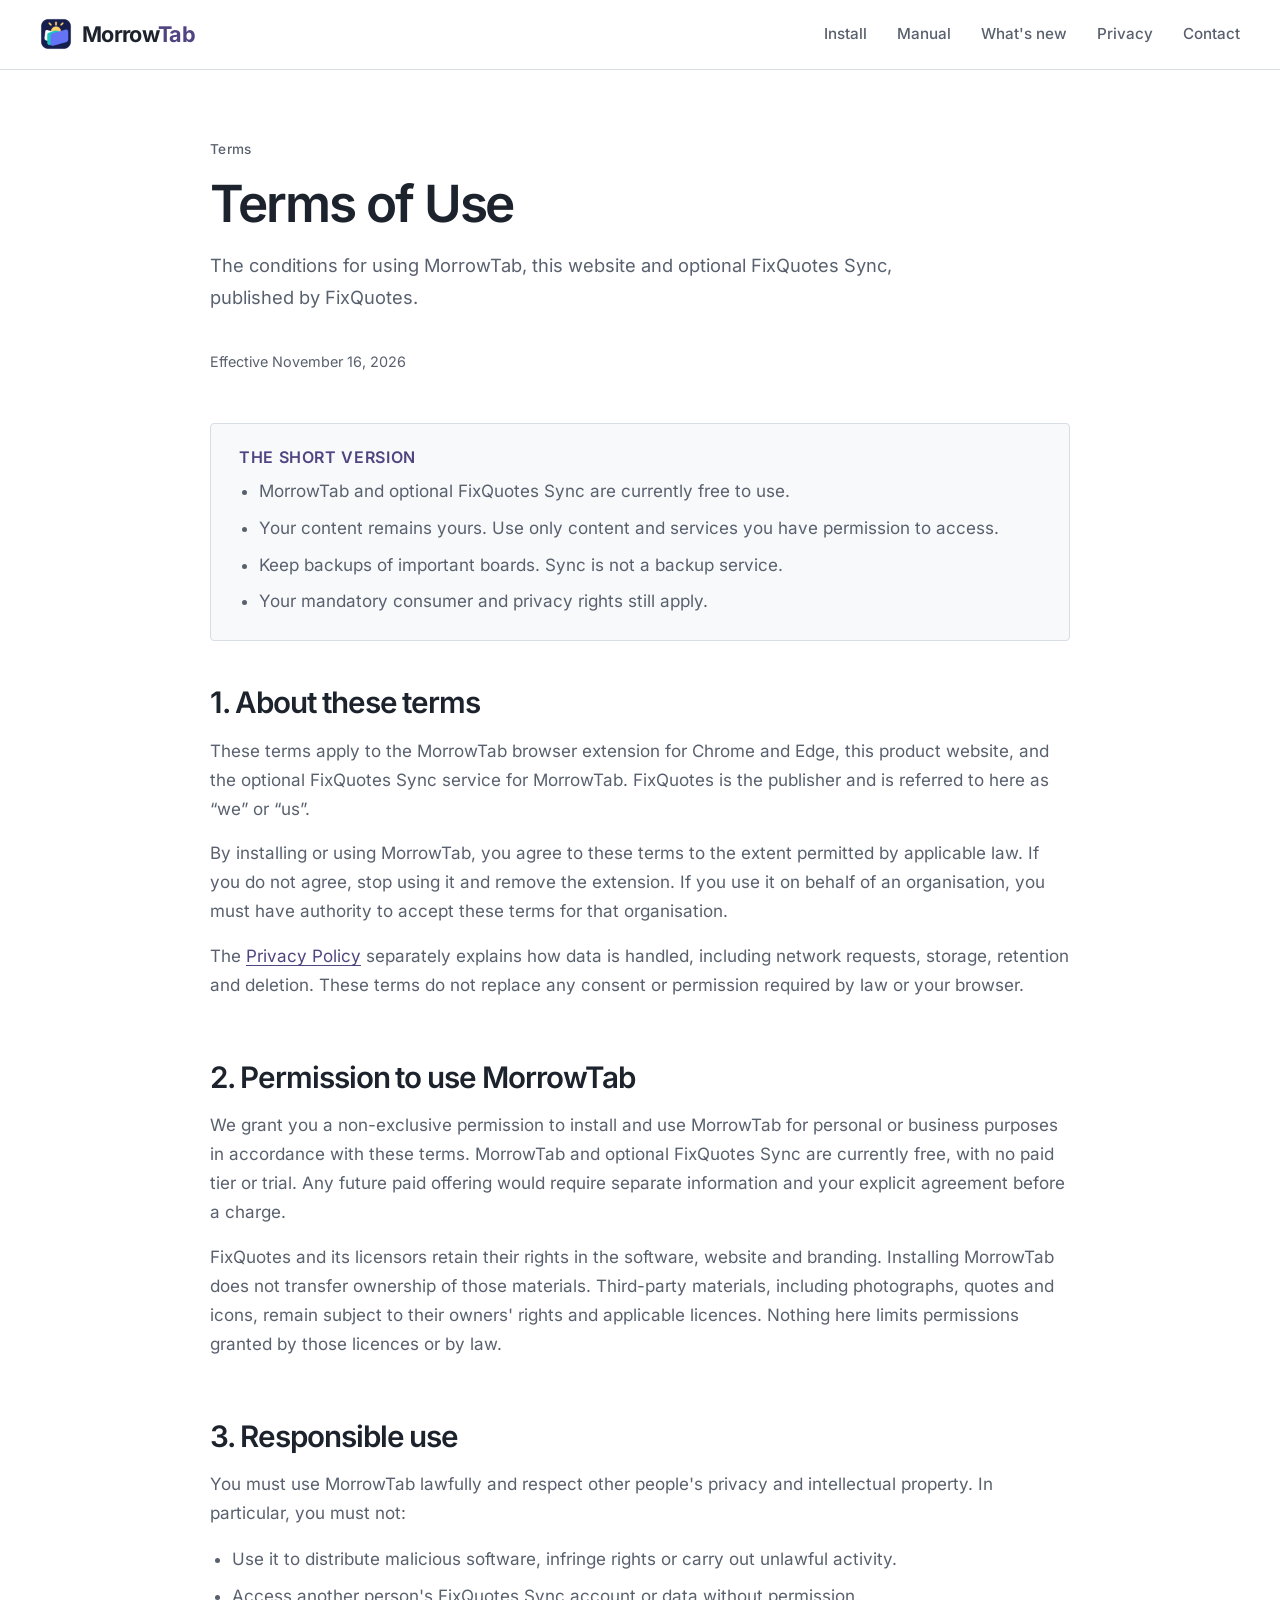
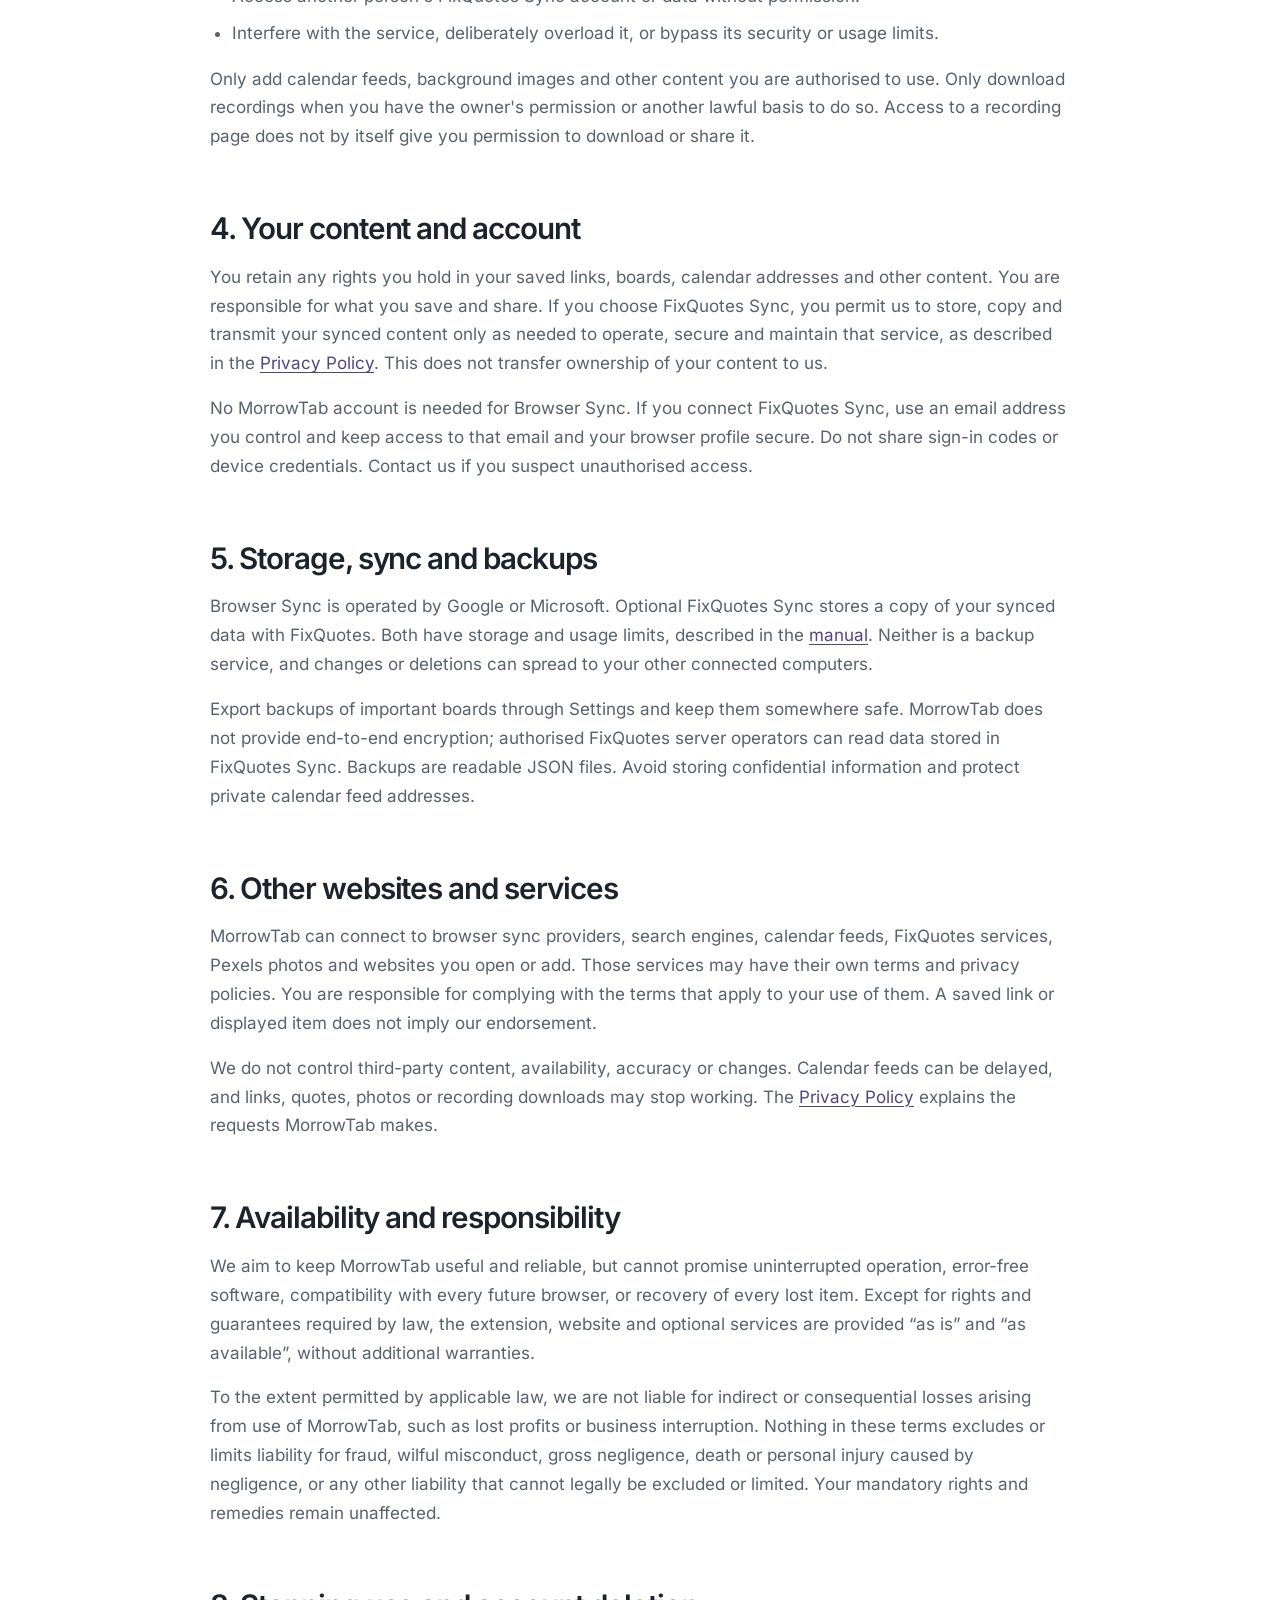
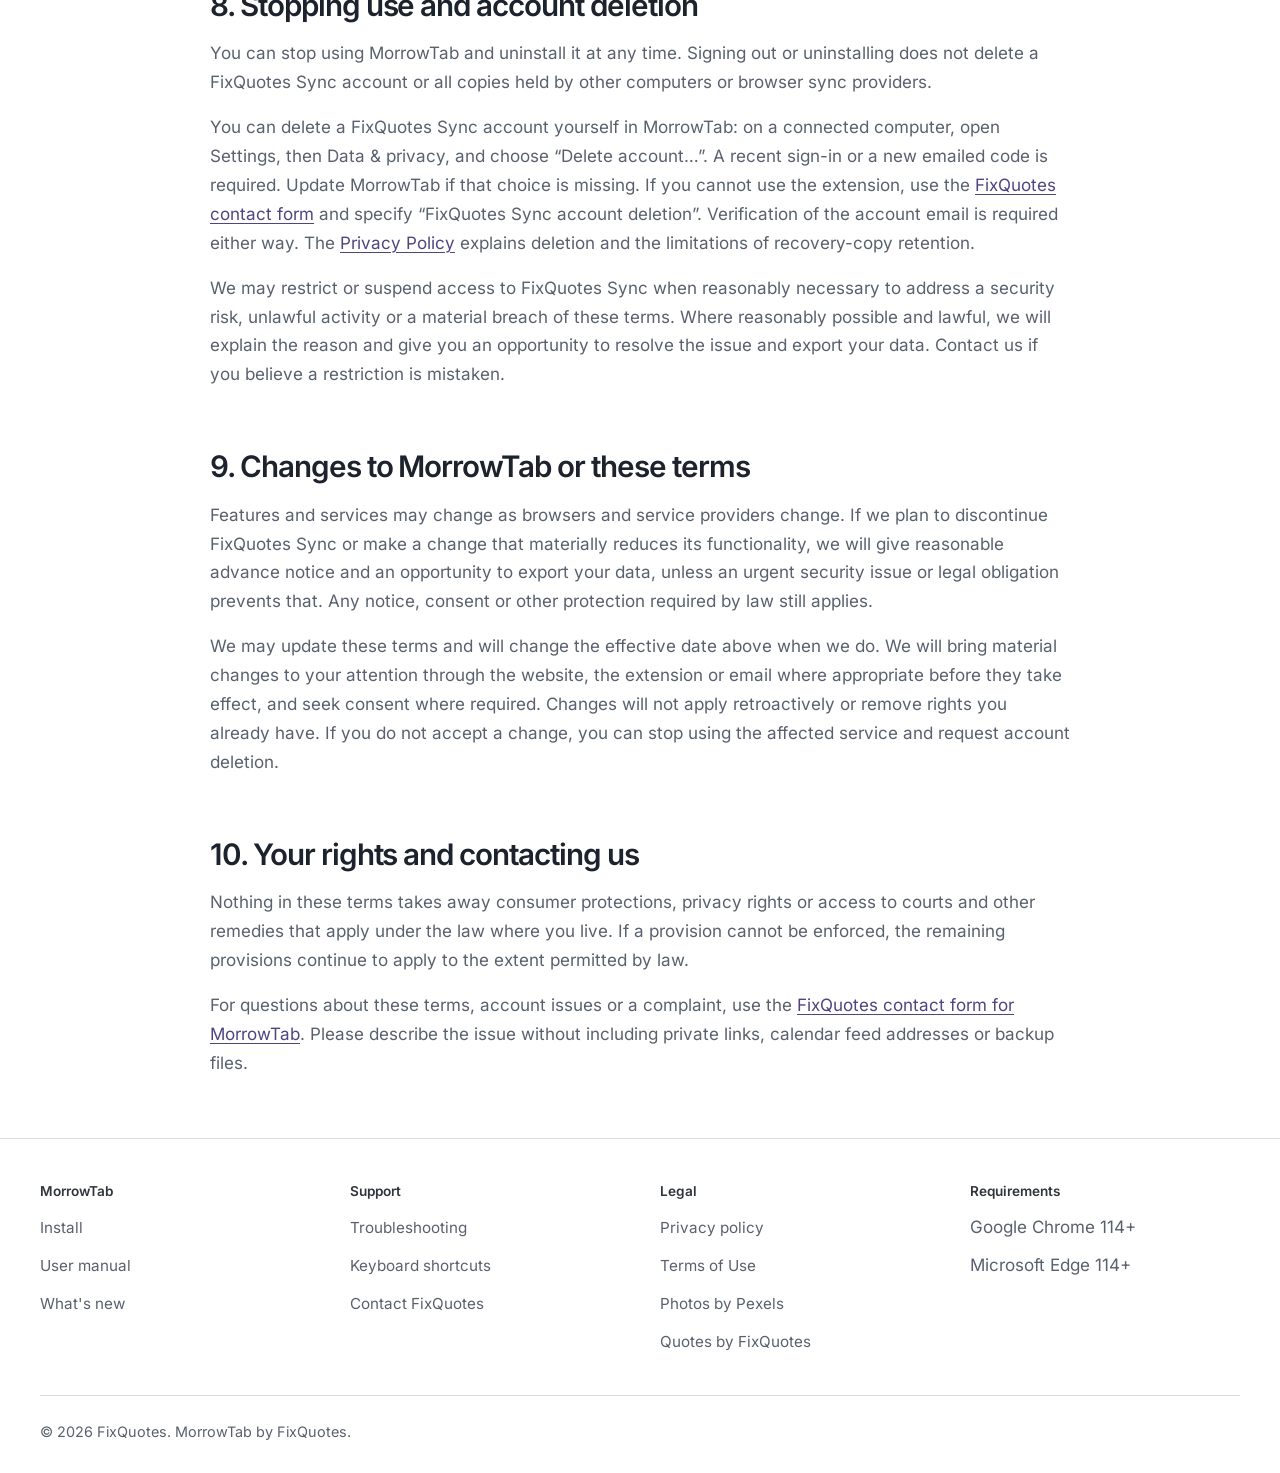
<file: terms.html>
<!DOCTYPE html>
<html lang="en">

<head>
    <meta charset="UTF-8">
    <meta name="viewport" content="width=device-width, initial-scale=1.0">
    <meta http-equiv="Content-Security-Policy"
        content="default-src 'self'; base-uri 'self'; object-src 'none'; form-action 'self'; script-src 'self'; style-src 'self'; font-src 'self'; img-src 'self' data:; connect-src 'self'; manifest-src 'self'">
    <meta name="referrer" content="strict-origin-when-cross-origin">
    <title>Terms of Use - MorrowTab</title>
    <meta name="description"
        content="Terms for using MorrowTab, its website and optional FixQuotes Sync: permitted use, your content, backups, third-party services and your rights.">
    <meta name="robots" content="index, follow">
    <meta name="author" content="FixQuotes">
    <meta name="theme-color" content="#181a1d">
    <link rel="canonical" href="https://calxibe.github.io/morrowtab/terms.html">

    <!-- Open Graph -->
    <meta property="og:type" content="website">
    <meta property="og:site_name" content="MorrowTab">
    <meta property="og:title" content="Terms of Use - MorrowTab">
    <meta property="og:description"
        content="Terms for using MorrowTab, its website and optional FixQuotes Sync: permitted use, your content, backups, third-party services and your rights.">
    <meta property="og:url" content="https://calxibe.github.io/morrowtab/terms.html">
    <meta property="og:image" content="https://calxibe.github.io/morrowtab/img/morrowtab-social-card.png">

    <!-- Twitter Card -->
    <meta name="twitter:card" content="summary_large_image">
    <meta name="twitter:title" content="Terms of Use - MorrowTab">
    <meta name="twitter:description"
        content="Terms for using MorrowTab, its website and optional FixQuotes Sync: permitted use, your content, backups, third-party services and your rights.">
    <meta name="twitter:image" content="https://calxibe.github.io/morrowtab/img/morrowtab-social-card.png">

    <!-- Favicon -->
    <link rel="icon" href="favicon.ico" sizes="any">
    <link rel="icon" type="image/svg+xml" href="favicon.svg">
    <link rel="icon" type="image/png" sizes="16x16" href="img/icon16.png">
    <link rel="icon" type="image/png" sizes="48x48" href="img/icon48.png">
    <link rel="icon" type="image/png" sizes="128x128" href="img/icon128.png">
    <link rel="apple-touch-icon" sizes="180x180" href="apple-touch-icon.png">
    <link rel="manifest" href="site.webmanifest">

    <link rel="preload" href="fonts/inter-latin.woff2" as="font" type="font/woff2" crossorigin>
    <link rel="stylesheet" href="style.css?v=20261005-2">
    <script src="index.js" defer></script>
</head>

<body>
    <a class="skip-link" href="#main-content">Skip to main content</a>

    <header>
        <div class="header-inner">
            <a href="./" class="logo">
                <img src="img/icon48.png" alt="" aria-hidden="true" class="logo-icon" width="48" height="48">
                <span class="logo-text">Morrow<span>Tab</span></span>
            </a>
            <button class="nav-toggle" type="button" aria-expanded="false" aria-controls="site-nav"
                aria-label="Toggle navigation">
                <span class="nav-toggle-bar"></span>
                <span class="nav-toggle-bar"></span>
                <span class="nav-toggle-bar"></span>
            </button>
            <nav id="site-nav" aria-label="Main">
                <a href="./#install">Install</a>
                <a href="manual.html">Manual</a>
                <a href="changelog.html">What's new</a>
                <a href="privacy.html">Privacy</a>
                <a href="contact.html">Contact</a>
            </nav>
        </div>
    </header>

    <main id="main-content">
        <section class="page-hero">
            <div class="container">
                <span class="section-badge">Terms</span>
                <h1>Terms of Use</h1>
                <p class="subtitle">The conditions for using MorrowTab, this website and optional FixQuotes Sync,
                    published by FixQuotes.</p>
                <p class="updated">Effective <time datetime="2026-11-16">November 16, 2026</time></p>
            </div>
        </section>

        <div class="container content">
            <div class="highlight">
                <h2>The short version</h2>
                <ul>
                    <li>MorrowTab and optional FixQuotes Sync are currently free to use.</li>
                    <li>Your content remains yours. Use only content and services you have permission to access.</li>
                    <li>Keep backups of important boards. Sync is not a backup service.</li>
                    <li>Your mandatory consumer and privacy rights still apply.</li>
                </ul>
            </div>

            <section id="scope">
                <h2>1. About these terms</h2>
                <p>These terms apply to the MorrowTab browser extension for Chrome and Edge, this product website,
                    and the optional FixQuotes Sync service for MorrowTab. FixQuotes is the publisher and is referred
                    to here as “we” or “us”.</p>
                <p>By installing or using MorrowTab, you agree to these terms to the extent permitted by applicable
                    law. If you do not agree, stop using it and remove the extension. If you use it on behalf of an
                    organisation, you must have authority to accept these terms for that organisation.</p>
                <p>The <a href="privacy.html">Privacy Policy</a> separately explains how data is handled, including
                    network requests, storage, retention and deletion. These terms do not replace any consent or
                    permission required by law or your browser.</p>
            </section>

            <section id="permission">
                <h2>2. Permission to use MorrowTab</h2>
                <p>We grant you a non-exclusive permission to install and use MorrowTab for personal or business
                    purposes in accordance with these terms. MorrowTab and optional FixQuotes Sync are currently
                    free, with no paid tier or trial. Any future paid offering would require separate information
                    and your explicit agreement before a charge.</p>
                <p>FixQuotes and its licensors retain their rights in the software, website and branding.
                    Installing MorrowTab does not transfer ownership of those materials. Third-party materials,
                    including photographs, quotes and icons, remain subject to their owners' rights and applicable
                    licences. Nothing here limits permissions granted by those licences or by law.</p>
            </section>

            <section id="acceptable-use">
                <h2>3. Responsible use</h2>
                <p>You must use MorrowTab lawfully and respect other people's privacy and intellectual property.
                    In particular, you must not:</p>
                <ul>
                    <li>Use it to distribute malicious software, infringe rights or carry out unlawful activity.</li>
                    <li>Access another person's FixQuotes Sync account or data without permission.</li>
                    <li>Interfere with the service, deliberately overload it, or bypass its security or usage limits.</li>
                </ul>
                <p>Only add calendar feeds, background images and other content you are authorised to use. Only
                    download recordings when you have the owner's permission or another lawful basis to do so.
                    Access to a recording page does not by itself give you permission to download or share it.</p>
            </section>

            <section id="your-content">
                <h2>4. Your content and account</h2>
                <p>You retain any rights you hold in your saved links, boards, calendar addresses and other content.
                    You are responsible for what you save and share. If you choose FixQuotes Sync, you permit us
                    to store, copy and transmit your synced content only as needed to operate, secure and maintain
                    that service, as described in the <a href="privacy.html">Privacy Policy</a>. This does not
                    transfer ownership of your content to us.</p>
                <p>No MorrowTab account is needed for Browser Sync. If you connect FixQuotes Sync, use an email
                    address you control and keep access to that email and your browser profile secure. Do not share
                    sign-in codes or device credentials. Contact us if you suspect unauthorised access.</p>
            </section>

            <section id="backups">
                <h2>5. Storage, sync and backups</h2>
                <p>Browser Sync is operated by Google or Microsoft. Optional FixQuotes Sync stores a copy of your
                    synced data with FixQuotes. Both have storage and usage limits, described in the
                    <a href="manual.html#sync">manual</a>. Neither is a backup service, and changes or deletions
                    can spread to your other connected computers.</p>
                <p>Export backups of important boards through Settings and keep them somewhere safe. MorrowTab
                    does not provide end-to-end encryption; authorised FixQuotes server operators can read data
                    stored in FixQuotes Sync. Backups are readable JSON files. Avoid storing confidential
                    information and protect private calendar feed addresses.</p>
            </section>

            <section id="third-parties">
                <h2>6. Other websites and services</h2>
                <p>MorrowTab can connect to browser sync providers, search engines, calendar feeds, FixQuotes
                    services, Pexels photos and websites you open or add. Those services may have their own terms
                    and privacy policies. You are responsible for complying with the terms that apply to your use
                    of them. A saved link or displayed item does not imply our endorsement.</p>
                <p>We do not control third-party content, availability, accuracy or changes. Calendar feeds can
                    be delayed, and links, quotes, photos or recording downloads may stop working. The
                    <a href="privacy.html">Privacy Policy</a> explains the requests MorrowTab makes.</p>
            </section>

            <section id="availability">
                <h2>7. Availability and responsibility</h2>
                <p>We aim to keep MorrowTab useful and reliable, but cannot promise uninterrupted operation,
                    error-free software, compatibility with every future browser, or recovery of every lost item.
                    Except for rights and guarantees required by law, the extension, website and optional services
                    are provided “as is” and “as available”, without additional warranties.</p>
                <p>To the extent permitted by applicable law, we are not liable for indirect or consequential
                    losses arising from use of MorrowTab, such as lost profits or business interruption.
                    Nothing in these terms excludes or limits liability for fraud, wilful misconduct, gross
                    negligence, death or personal injury caused by negligence, or any other liability that
                    cannot legally be excluded or limited. Your mandatory rights and remedies remain unaffected.</p>
            </section>

            <section id="stopping">
                <h2>8. Stopping use and account deletion</h2>
                <p>You can stop using MorrowTab and uninstall it at any time. Signing out or uninstalling does not
                    delete a FixQuotes Sync account or all copies held by other computers or browser sync providers.</p>
                <p>You can delete a FixQuotes Sync account yourself in MorrowTab: on a connected
                    computer, open Settings, then Data &amp; privacy, and choose “Delete account…”. A recent sign-in
                    or a new emailed code is required. Update MorrowTab if that choice is missing. If you cannot use the extension, use the
                    <a href="https://apps.fixquotes.com/contact/?category=morrowtab" target="_blank"
                        rel="noopener">FixQuotes contact form<span class="visually-hidden"> (opens in a new tab)</span></a>
                    and specify “FixQuotes Sync account deletion”. Verification of the account email is required
                    either way.
                    The <a href="privacy.html">Privacy Policy</a> explains deletion and the limitations of recovery-copy
                    retention.</p>
                <p>We may restrict or suspend access to FixQuotes Sync when reasonably necessary to address a
                    security risk, unlawful activity or a material breach of these terms. Where reasonably possible
                    and lawful, we will explain the reason and give you an opportunity to resolve the issue and
                    export your data. Contact us if you believe a restriction is mistaken.</p>
            </section>

            <section id="changes">
                <h2>9. Changes to MorrowTab or these terms</h2>
                <p>Features and services may change as browsers and service providers change. If we plan to
                    discontinue FixQuotes Sync or make a change that materially reduces its functionality, we will
                    give reasonable advance notice and an opportunity to export your data, unless an urgent
                    security issue or legal obligation prevents that. Any notice, consent or other protection
                    required by law still applies.</p>
                <p>We may update these terms and will change the effective date above when we do. We will bring
                    material changes to your attention through the website, the extension or email where appropriate
                    before they take effect, and seek consent where required. Changes will not apply retroactively
                    or remove rights you already have. If you do not accept a change, you can stop using the
                    affected service and request account deletion.</p>
            </section>

            <section id="rights-contact">
                <h2>10. Your rights and contacting us</h2>
                <p>Nothing in these terms takes away consumer protections, privacy rights or access to courts and
                    other remedies that apply under the law where you live. If a provision cannot be enforced,
                    the remaining provisions continue to apply to the extent permitted by law.</p>
                <p>For questions about these terms, account issues or a complaint, use the
                    <a href="https://apps.fixquotes.com/contact/?category=morrowtab" target="_blank"
                        rel="noopener">FixQuotes contact form for MorrowTab<span class="visually-hidden"> (opens in a new tab)</span></a>.
                    Please describe the issue without including private links, calendar feed addresses or backup files.</p>
            </section>
        </div>
    </main>

    <footer>
        <div class="container">
            <div class="footer-grid">
                <div class="footer-column">
                    <h2>MorrowTab</h2>
                    <ul>
                        <li><a href="./#install">Install</a></li>
                        <li><a href="manual.html">User manual</a></li>
                        <li><a href="changelog.html">What's new</a></li>
                    </ul>
                </div>
                <div class="footer-column">
                    <h2>Support</h2>
                    <ul>
                        <li><a href="manual.html#troubleshooting">Troubleshooting</a></li>
                        <li><a href="manual.html#shortcuts">Keyboard shortcuts</a></li>
                        <li><a href="contact.html">Contact FixQuotes</a></li>
                    </ul>
                </div>
                <div class="footer-column">
                    <h2>Legal</h2>
                    <ul>
                        <li><a href="privacy.html">Privacy policy</a></li>
                        <li><a href="terms.html" aria-current="page">Terms of Use</a></li>
                        <li><a href="https://www.pexels.com/" target="_blank" rel="noopener">Photos by Pexels<span class="visually-hidden"> (opens in a new tab)</span></a></li>
                        <li><a href="https://apps.fixquotes.com/" target="_blank" rel="noopener">Quotes by FixQuotes<span class="visually-hidden"> (opens in a new tab)</span></a>
                        </li>
                    </ul>
                </div>
                <div class="footer-column">
                    <h2>Requirements</h2>
                    <ul>
                        <li>Google Chrome 114+</li>
                        <li>Microsoft Edge 114+</li>
                    </ul>
                </div>
            </div>
            <div class="footer-bottom">
                <p>&copy; 2026 FixQuotes. MorrowTab by FixQuotes.</p>
            </div>
        </div>
    </footer>
</body>

</html>
</file>
<file: style.css>
/* ==========================================================================
   MorrowTab — neutral surfaces, consistent type and real product screenshots.
   Dark is the base palette; light follows the system preference.
   Fill tokens and text tokens are separate so both palettes remain readable.
   ========================================================================== */

/* --------------------------------------------------------------------------
   Fonts — self-hosted, latin + latin-ext split on the unicode-range Google
   serves, so latin-ext downloads only for pages containing those characters.
   Only the latin subsets are preloaded in <head>.
   -------------------------------------------------------------------------- */
@font-face {
    font-family: 'Inter';
    font-style: normal;
    font-weight: 400 800;
    font-display: swap;
    src: url('fonts/inter-latin.woff2') format('woff2');
    unicode-range: U+0000-00FF, U+0131, U+0152-0153, U+02BB-02BC, U+02C6, U+02DA, U+02DC, U+0304, U+0308, U+0329, U+2000-206F, U+20AC, U+2122, U+2191, U+2193, U+2212, U+2215, U+FEFF, U+FFFD;
}
@font-face {
    font-family: 'Inter';
    font-style: normal;
    font-weight: 400 800;
    font-display: swap;
    src: url('fonts/inter-latin-ext.woff2') format('woff2');
    unicode-range: U+0100-02BA, U+02BD-02C5, U+02C7-02CC, U+02CE-02D7, U+02DD-02FF, U+0304, U+0308, U+0329, U+1D00-1DBF, U+1E00-1E9F, U+1EF2-1EFF, U+2020, U+20A0-20AB, U+20AD-20C0, U+2113, U+2C60-2C7F, U+A720-A7FF;
}
@font-face {
    font-family: 'JetBrains Mono';
    font-style: normal;
    font-weight: 400 500;
    font-display: swap;
    src: url('fonts/jetbrains-mono-latin.woff2') format('woff2');
    unicode-range: U+0000-00FF, U+0131, U+0152-0153, U+02BB-02BC, U+02C6, U+02DA, U+02DC, U+0304, U+0308, U+0329, U+2000-206F, U+20AC, U+2122, U+2191, U+2193, U+2212, U+2215, U+FEFF, U+FFFD;
}
@font-face {
    font-family: 'JetBrains Mono';
    font-style: normal;
    font-weight: 400 500;
    font-display: swap;
    src: url('fonts/jetbrains-mono-latin-ext.woff2') format('woff2');
    unicode-range: U+0100-02BA, U+02BD-02C5, U+02C7-02CC, U+02CE-02D7, U+02DD-02FF, U+0304, U+0308, U+0329, U+1D00-1DBF, U+1E00-1E9F, U+1EF2-1EFF, U+2020, U+20A0-20AB, U+20AD-20C0, U+2113, U+2C60-2C7F, U+A720-A7FF;
}

/* Metric-matched fallbacks so the pre-swap frame lays out at the final size.
   Order matters: the Arial / Courier New arms claim the whole weight range for
   non-Windows, the Segoe UI / Consolas arms come after and win on Windows. */
@font-face {
    font-family: 'Inter Fallback';
    font-weight: 400 800;
    src: local('Arial');
    size-adjust: 107.12%;
    ascent-override: 90.44%;
    descent-override: 22.52%;
    line-gap-override: 0%;
}
@font-face {
    font-family: 'Inter Fallback';
    font-weight: 400;
    src: local('Segoe UI');
    size-adjust: 111.16%;
    ascent-override: 87.15%;
    descent-override: 21.70%;
    line-gap-override: 0%;
}
@font-face {
    font-family: 'Inter Fallback';
    font-weight: 500;
    src: local('Segoe UI Semilight');
    size-adjust: 110.20%;
    ascent-override: 87.91%;
    descent-override: 21.89%;
    line-gap-override: 0%;
}
@font-face {
    font-family: 'Inter Fallback';
    font-weight: 600;
    src: local('Segoe UI Semibold');
    size-adjust: 107.45%;
    ascent-override: 90.16%;
    descent-override: 22.45%;
    line-gap-override: 0%;
}
@font-face {
    font-family: 'Inter Fallback';
    font-weight: 700;
    src: local('Segoe UI Bold');
    size-adjust: 106.30%;
    ascent-override: 91.13%;
    descent-override: 22.69%;
    line-gap-override: 0%;
}
@font-face {
    font-family: 'Inter Fallback';
    font-weight: 800;
    src: local('Segoe UI Black');
    size-adjust: 105.80%;
    ascent-override: 91.56%;
    descent-override: 22.80%;
    line-gap-override: 0%;
}
@font-face {
    font-family: 'JetBrains Mono Fallback';
    font-weight: 400 500;
    src: local('Courier New');
    size-adjust: 133.72%;
    ascent-override: 76.13%;
    descent-override: 22.16%;
    line-gap-override: 0%;
}
@font-face {
    font-family: 'JetBrains Mono Fallback';
    font-weight: 400 500;
    src: local('Consolas');
    size-adjust: 108.79%;
    ascent-override: 93.57%;
    descent-override: 27.24%;
    line-gap-override: 0%;
}

/* --------------------------------------------------------------------------
   CSS Variables — Dark (default)

   Neutral surfaces with a restrained violet accent. Verify rendered text
   contrast in both palettes with tools/check-site.js after changing tokens.
   -------------------------------------------------------------------------- */
:root {
    color-scheme: dark;
    --font-ui: 'Inter', 'Inter Fallback', -apple-system, BlinkMacSystemFont, "Segoe UI", Roboto, sans-serif;
    --primary: #b7b0eb;
    --primary-light: #c6c0f2;
    --primary-dark: #b7b0eb;
    --primary-rgb: 183, 176, 235;
    --accent: #b7b0eb;
    --accent-rgb: 183, 176, 235;
    --sunrise: #ffd166;
    --bg: #181a1d;
    --bg-gradient: none;
    --text: #e7e9ee;
    --text-muted: #b1b6c0;
    --heading: #f5f6f8;
    --surface: #22252a;
    --surface-light: #2a2e34;
    --border: #424750;
    --border-strong: #818997;
    --overlay: rgba(15, 15, 18, 0.92);
    --shadow-strength: 0.2;
    --success: #4ade80;
    --warning: #fbbf24;
    --error: #f87171;
    --btn-primary-from: var(--primary);
    --btn-primary-to: var(--primary-dark);
    --btn-primary-ink: #222036;
    --btn-primary-glow: transparent;
    --primary-text: #c6c0f2;
    --accent-text: #c6c0f2;
    --success-text: #4ade80;
    --page-max-width: 1200px;
    --page-shell-width: calc(100% - 48px);
    --anchor-offset: 96px;
}

/* --------------------------------------------------------------------------
   CSS Variables — Light
   -------------------------------------------------------------------------- */
@media (prefers-color-scheme: light) {
    :root {
        color-scheme: light;
        --primary: #504481;
        --primary-light: #605390;
        --primary-dark: #44386f;
        --primary-rgb: 80, 68, 129;
        --accent: #504481;
        --accent-rgb: 80, 68, 129;
        --bg: #ffffff;
        --bg-gradient: none;
        --text: #30343b;
        --text-muted: #59616e;
        --heading: #1d232d;
        --surface: #f8f9fb;
        --surface-light: #f1f3f5;
        --border: #d8dce3;
        --border-strong: #78808e;
        --overlay: rgba(28, 29, 33, 0.8);
        --shadow-strength: 0.08;
        --success: #16a34a;
        --warning: #9a5b04;
        --error: #dc2626;
        --btn-primary-from: #504481;
        --btn-primary-to: #44386f;
        --btn-primary-ink: #ffffff;
        --btn-primary-glow: transparent;
        --primary-text: #504481;
        --accent-text: #504481;
        --success-text: #166534;
    }
}

/* --------------------------------------------------------------------------
   Reset and page shell
   -------------------------------------------------------------------------- */
*,
*::before,
*::after {
    box-sizing: border-box;
}

html {
    scroll-padding-top: var(--anchor-offset);
    -webkit-text-size-adjust: 100%;
}

body {
    margin: 0;
    background: var(--bg);
    color: var(--text);
    font-family: var(--font-ui);
    font-size: 17px;
    line-height: 1.7;
    -webkit-font-smoothing: antialiased;
    text-rendering: optimizeLegibility;
}

.container,
.header-inner,
.content {
    width: min(var(--page-max-width), var(--page-shell-width));
    margin: 0 auto;
}

.content {
    max-width: 860px;
}

img,
picture,
svg,
video {
    max-width: 100%;
}

img,
video {
    height: auto;
}

button,
input,
select,
textarea {
    font: inherit;
    color: inherit;
}


/* Screen-reader-only text — carries the "(opens in a new tab)" hints on
   every external link. */
.visually-hidden {
    position: absolute;
    width: 1px;
    height: 1px;
    padding: 0;
    overflow: hidden;
    clip-path: inset(50%);
    white-space: nowrap;
    border: 0;
}

.skip-link {
    position: absolute;
    top: -80px;
    left: 16px;
    z-index: 200;
    padding: 12px 20px;
    border-radius: 8px;
    background: var(--btn-primary-to);
    color: var(--btn-primary-ink);
    font-weight: 600;
    text-decoration: none;
    transition: top 0.2s ease;
}

.skip-link:focus {
    top: 16px;
    color: var(--btn-primary-ink);
}

/* One global focus ring. Two layers so it stays visible on both the page and
   on the coloured buttons. */
:where(a, button, input, select, textarea, summary, [tabindex]):focus-visible {
    outline: 3px solid var(--accent-text);
    outline-offset: 3px;
    border-radius: 4px;
}

/* --------------------------------------------------------------------------
   Header and navigation
   -------------------------------------------------------------------------- */
header {
    position: sticky;
    top: 0;
    z-index: 100;
    border-bottom: 1px solid var(--border);
    background: var(--bg);
}

.header-inner {
    position: relative;
    display: flex;
    align-items: center;
    justify-content: space-between;
    gap: 16px;
    padding-block: 16px;
}

.logo {
    display: flex;
    align-items: center;
    gap: 10px;
    color: var(--heading);
    font-size: 1.35rem;
    font-weight: 700;
    letter-spacing: -0.03em;
    text-decoration: none;
}

.logo-icon {
    display: block;
    width: 32px;
    height: 32px;
    border-radius: 8px;
}

.logo-text span {
    color: var(--primary-text);
}

/* Scoped to the site nav by id: a bare `nav` selector also matches the manual's
   table-of-contents <nav>, which turned it into a flex row. */
#site-nav {
    display: flex;
    align-items: center;
    gap: 30px;
}

#site-nav a {
    color: var(--text-muted);
    font-size: 0.95rem;
    font-weight: 500;
    text-decoration: none;
    transition: color 0.2s ease;
}

#site-nav a:hover {
    color: var(--heading);
}

#site-nav a.active {
    color: var(--primary-text);
}

.nav-toggle {
    display: none;
    flex-direction: column;
    align-items: center;
    justify-content: center;
    gap: 5px;
    flex-shrink: 0;
    width: 46px;
    height: 46px;
    padding: 0;
    border: 1px solid var(--border-strong);
    border-radius: 4px;
    background: var(--surface);
    color: var(--heading);
    cursor: pointer;
}

.nav-toggle-bar {
    display: block;
    width: 18px;
    height: 2px;
    border-radius: 999px;
    background: currentColor;
    transition: transform 0.22s ease, opacity 0.22s ease;
}

.header-inner[data-nav-open="true"] .nav-toggle-bar:nth-child(1) {
    transform: translateY(7px) rotate(45deg);
}

.header-inner[data-nav-open="true"] .nav-toggle-bar:nth-child(2) {
    opacity: 0;
}

.header-inner[data-nav-open="true"] .nav-toggle-bar:nth-child(3) {
    transform: translateY(-7px) rotate(-45deg);
}

/* --------------------------------------------------------------------------
   Typography
   -------------------------------------------------------------------------- */
h1,
h2,
h3,
h4 {
    margin: 0 0 16px;
    color: var(--heading);
    line-height: 1.2;
    text-wrap: balance;
}

h1 {
    font-size: clamp(2.5rem, 6vw, 4rem);
    font-weight: 600;
    letter-spacing: -0.04em;
}

h2 {
    font-size: clamp(1.9rem, 4vw, 2.5rem);
    font-weight: 600;
    letter-spacing: -0.035em;
}

h3 {
    font-size: 1.2rem;
    font-weight: 600;
    letter-spacing: -0.02em;
}

/* No page needs an h4 today; this keeps one sane if a section ever nests
   deeply enough to want it. */
h4 {
    font-size: 1rem;
    font-weight: 700;
}

p {
    margin: 0 0 16px;
    color: var(--text-muted);
}

ul,
ol {
    color: var(--text-muted);
}

/* Prose links keep a permanent underline; navigation, buttons, cards and the
   table of contents opt out explicitly. */
a {
    color: var(--primary-text);
    text-underline-offset: 0.18em;
    text-decoration-thickness: 0.08em;
}

a:hover {
    color: var(--heading);
}

code,
kbd,
samp,
pre {
    font-family: 'JetBrains Mono', 'JetBrains Mono Fallback', ui-monospace, monospace;
}

code {
    padding: 2px 8px;
    border-radius: 4px;
    background: var(--surface-light);
    color: var(--accent-text);
    font-size: 0.85rem;
    overflow-wrap: anywhere;
}

kbd {
    display: inline-block;
    padding: 2px 9px;
    border: 1px solid var(--border-strong);
    border-bottom-width: 2px;
    border-radius: 8px;
    background: var(--surface-light);
    color: var(--text);
    font-family: 'JetBrains Mono', 'JetBrains Mono Fallback', ui-monospace, monospace;
    font-size: 0.8rem;
    line-height: 1.6;
    white-space: nowrap;
}


/* --------------------------------------------------------------------------
   Buttons
   -------------------------------------------------------------------------- */
.btn {
    display: inline-flex;
    align-items: center;
    justify-content: center;
    gap: 10px;
    padding: 12px 20px;
    border: 1px solid transparent;
    border-radius: 4px;
    font-size: 1rem;
    font-weight: 600;
    text-decoration: none;
    cursor: pointer;
    transition: background-color 0.16s ease, border-color 0.16s ease;
}

.btn-primary {
    background: var(--btn-primary-from);
    color: var(--btn-primary-ink);
}

.btn-primary:hover {
    background: var(--btn-primary-to);
    color: var(--btn-primary-ink);
    text-decoration: none;
}

.btn-secondary {
    border: 1px solid var(--border-strong);
    background: var(--surface);
    color: var(--text);
}

.btn-secondary:hover {
    border-color: var(--primary);
    background: var(--surface-light);
    color: var(--heading);
    text-decoration: none;
}

/* Browser-store icons inside the install buttons. */
.btn svg,
.btn .btn-icon {
    display: block;
    width: 20px;
    height: 20px;
    flex-shrink: 0;
}

/* Pending store listings are visibly muted as well as labelled in the text. */
.btn[aria-disabled="true"] {
    cursor: default;
    border-color: var(--border);
    background: color-mix(in srgb, var(--surface) 88%, var(--text-muted) 12%);
    color: var(--text-muted);
    box-shadow: none;
    pointer-events: none;
}

.btn[aria-disabled="true"] .btn-icon {
    filter: grayscale(1);
    opacity: 0.68;
}

.cta-buttons {
    display: flex;
    flex-wrap: wrap;
    justify-content: center;
    gap: 16px;
    margin-bottom: 20px;
}

.cta-buttons .btn {
    padding: 12px 20px;
    font-size: 0.95rem;
}

.cta-note {
    margin: 0 auto 32px;
    max-width: 640px;
    font-size: 0.92rem;
}

/* --------------------------------------------------------------------------
   Hero
   -------------------------------------------------------------------------- */
.hero {
    padding: 76px 0 48px;
    text-align: left;
}

.hero h1 {
    margin-bottom: 24px;
}

.subtitle {
    max-width: 760px;
    margin: 0 auto 36px;
    font-size: 1.14rem;
    line-height: 1.75;
}

.hero .cta-buttons {
    scroll-margin-top: 112px;
}

/* --------------------------------------------------------------------------
   Sections
   -------------------------------------------------------------------------- */
section {
    padding: 76px 0;
}

.section-header {
    margin-bottom: 36px;
    text-align: left;
}

.section-badge {
    display: inline-block;
    margin-bottom: 16px;
    color: var(--text-muted);
    font-size: 0.85rem;
    font-weight: 500;
    letter-spacing: 0.02em;
}

/* Section labels can also contain a link. */
.section-badge a {
    color: inherit;
}

.section-desc {
    max-width: 640px;
    margin: 0 auto;
    font-size: 1.08rem;
}

/* Long-form pages share the hero's left alignment. */
main:has(> .page-hero) .section-header {
    text-align: left;
}

main:has(> .page-hero) .section-desc {
    margin-inline: 0;
}

/* --------------------------------------------------------------------------
   Note box
   -------------------------------------------------------------------------- */
.note-box {
    display: flex;
    gap: 0;
    margin-top: 32px;
    padding: 20px 24px;
    border: 0;
    border-left: 3px solid var(--border-strong);
    border-radius: 0;
    background: var(--surface-light);
}

.note-box .icon {
    display: none;
}

.note-box h3,
.note-box h4 {
    /* The generic .content / .manual-topic h3 top margin would push this
       heading below the icon it is meant to sit beside. */
    margin-top: 0;
    margin-bottom: 8px;
    color: var(--primary-text);
    font-size: 1rem;
}

.note-box p {
    margin: 0 0 8px;
    font-size: 0.93rem;
}

.note-box p:last-child {
    margin-bottom: 0;
}

/* --------------------------------------------------------------------------
   Screenshot showcase — tabs, panels, variants, lightbox
   -------------------------------------------------------------------------- */
.screenshot-tabs {
    display: flex;
    flex-wrap: wrap;
    justify-content: flex-start;
    gap: 24px;
    margin-bottom: 18px;
    border-bottom: 1px solid var(--border);
}

.screenshot-tab {
    padding: 12px 0;
    border: 0;
    border-bottom: 2px solid transparent;
    border-radius: 0;
    background: transparent;
    color: var(--text-muted);
    font-size: 0.95rem;
    font-weight: 600;
    cursor: pointer;
}

.screenshot-tab:hover {
    border-color: var(--primary);
    color: var(--text);
}

.screenshot-tab[aria-selected="true"] {
    border-color: var(--primary);
    color: var(--primary-text);
}

.screenshot-note {
    margin-bottom: 28px;
    font-size: 0.92rem;
    text-align: center;
}

.screenshot-showcase {
    max-width: 1200px;
    margin: 0 auto;
}

.screenshot-panel[hidden] {
    display: none;
}

.screenshot-panel {
    display: grid;
    grid-template-columns: minmax(0, 1fr);
    gap: 18px;
    align-items: start;
}

.screenshot-card {
    position: relative;
    display: block;
    width: 100%;
    padding: 0;
    overflow: hidden;
    border: 1px solid var(--border);
    border-radius: 5px;
    background: var(--surface);
    color: inherit;
    text-align: left;
    cursor: zoom-in;
    box-shadow: 0 4px 18px rgba(0, 0, 0, var(--shadow-strength));
    transition: border-color 0.16s ease;
}

.screenshot-card:hover {
    border-color: var(--border-strong);
}

.screenshot-card img {
    display: block;
    width: 100%;
    height: auto;
    background: var(--surface-light);
    object-fit: contain;
}

/* The popup is a 4:7 portrait capture, not a full-width desktop screenshot.
   Limiting its width to 40svh also keeps its height below 70% of the viewport. */
.screenshot-card--popup {
    max-width: min(360px, 40svh);
    margin-inline: auto;
}

/* Bottom-left, not top-left: the product's own board picker sits in the top-left
   corner of every capture and a chip there would cover it. */
.screenshot-label {
    position: absolute;
    bottom: 12px;
    left: 12px;
    padding: 5px 12px;
    border-radius: 6px;
    background: rgba(10, 11, 18, 0.78);
    backdrop-filter: blur(8px);
    color: #eceef6;
    font-size: 0.8rem;
    font-weight: 600;
    pointer-events: none;
}

.screenshot-hint {
    position: absolute;
    right: 12px;
    bottom: 12px;
    padding: 6px 12px;
    border-radius: 999px;
    background: rgba(10, 11, 18, 0.78);
    color: #eceef6;
    font-size: 0.78rem;
    font-weight: 600;
    pointer-events: none;
}

.screenshot-variants {
    display: flex;
    flex-wrap: wrap;
    justify-content: center;
    gap: 8px;
}

.screenshot-variant {
    min-width: 88px;
    min-height: 44px;
    padding: 8px 14px;
    border: 1px solid transparent;
    border-radius: 3px;
    background: transparent;
    color: var(--text-muted);
    font-size: 0.9rem;
    font-weight: 500;
    cursor: pointer;
}

.screenshot-variant[aria-pressed="true"] {
    border-color: var(--border-strong);
    background: var(--surface);
    color: var(--primary-text);
}

body.lightbox-open {
    overflow: hidden;
}

.lightbox-overlay {
    position: fixed;
    inset: 0;
    z-index: 1000;
    display: none;
    align-items: center;
    justify-content: center;
    padding: 32px;
    background: var(--overlay);
    backdrop-filter: blur(8px);
    cursor: zoom-out;
}

.lightbox-overlay.active {
    display: flex;
}

.lightbox-overlay img {
    max-width: 92vw;
    max-height: 86vh;
    border-radius: 12px;
    box-shadow: 0 32px 80px rgba(0, 0, 0, 0.6);
    cursor: zoom-out;
    animation: lightbox-in 0.2s ease;
}

@keyframes lightbox-in {
    from { opacity: 0; transform: scale(0.95); }
    to { opacity: 1; transform: scale(1); }
}

.lightbox-close {
    position: absolute;
    top: 20px;
    right: 24px;
    display: flex;
    align-items: center;
    justify-content: center;
    width: 40px;
    height: 40px;
    border: 1px solid rgba(255, 255, 255, 0.25);
    border-radius: 50%;
    background: rgba(255, 255, 255, 0.14);
    color: #fff;
    font-size: 1.4rem;
    line-height: 1;
    cursor: pointer;
}

/* --------------------------------------------------------------------------
   Spec table — the honest limits table
   -------------------------------------------------------------------------- */
.table-wrap code {
    overflow-wrap: anywhere;
}

/* Without this the URL column's long <code> tokens dictate the layout and
   squeeze the prose column to a third of the width it needs. The first column
   is sized to hold the longest hostname whole. */
.table-wrap-requests thead th:nth-child(1) { width: 24%; }
.table-wrap-requests thead th:nth-child(2) { width: 28%; }
.table-wrap-requests thead th:nth-child(3) { width: 48%; }

/* A row label is an identifier — a hostname, a permission, a match pattern —
   and breaking one across two lines makes it unreadable. Keeping it whole also
   lets the auto table layout reserve the width it actually needs, instead of
   the long prose URLs in the last column dictating every column. */
.table-wrap tbody th code {
    white-space: nowrap;
    overflow-wrap: normal;
}

.table-wrap {
    overflow-x: auto;
    border: 1px solid var(--border);
    border-radius: 14px;
    background: var(--surface);
}

table {
    width: 100%;
    border-collapse: collapse;
    font-size: 0.95rem;
}

caption {
    padding: 16px 20px 0;
    color: var(--text-muted);
    font-size: 0.9rem;
    text-align: left;
}

th,
td {
    padding: 13px 20px;
    border-bottom: 1px solid var(--border);
    text-align: left;
    vertical-align: top;
}

thead th {
    color: var(--heading);
    font-size: 0.78rem;
    font-weight: 700;
    letter-spacing: 0.1em;
    text-transform: uppercase;
}

tbody th {
    color: var(--text);
    font-weight: 600;
}

td {
    color: var(--text-muted);
}

tbody tr:last-child th,
tbody tr:last-child td {
    border-bottom: 0;
}

/* --------------------------------------------------------------------------
   Footer
   -------------------------------------------------------------------------- */
footer {
    padding: 44px 0 28px;
    border-top: 1px solid var(--border);
    background: var(--bg);
}

.footer-grid {
    display: grid;
    grid-template-columns: repeat(auto-fit, minmax(190px, 1fr));
    gap: 40px;
}

.footer-column h2 {
    margin-bottom: 14px;
    color: var(--text);
    font-family: 'Inter', 'Inter Fallback', sans-serif;
    font-size: 0.85rem;
    font-weight: 600;
    letter-spacing: 0;
}

.footer-column ul {
    margin: 0;
    padding: 0;
    list-style: none;
}

.footer-column li + li {
    margin-top: 9px;
}

.footer-column a {
    color: var(--text-muted);
    font-size: 0.95rem;
    text-decoration: none;
}

.footer-column a:hover {
    color: var(--primary-text);
}

.footer-bottom {
    margin-top: 40px;
    padding-top: 24px;
    border-top: 1px solid var(--border);
    color: var(--text-muted);
    font-size: 0.9rem;
}

.footer-bottom p {
    margin: 0;
}

/* --------------------------------------------------------------------------
   Sub-page hero and long-form content
   -------------------------------------------------------------------------- */
.page-hero {
    padding: 64px 0 32px;
}

.page-hero h1 {
    font-size: clamp(2.2rem, 5vw, 3.2rem);
}

.page-hero .subtitle {
    margin-inline: 0;
    text-align: left;
}

/* On a page whose body is the narrow .content measure, the hero has to share
   that measure — otherwise the h1 sits at the 1200px shell edge while every
   paragraph below it starts 170px further in, and the page reads as though the
   content were centered under a left-aligned heading. The manual is excluded
   because its body is the full-width .manual-layout grid. */
main:has(> .content) > .page-hero > .container {
    max-width: 860px;
}

.page-hero .section-badge {
    margin-bottom: 12px;
}

/* Sub-page heroes are left-aligned, so their buttons should be too — the
   centred default belongs to the landing page and the 404. */
.page-hero .cta-buttons {
    justify-content: flex-start;
}

.content section {
    padding: 0 0 44px;
    scroll-margin-top: var(--anchor-offset);
}

.content h2 {
    font-size: clamp(1.45rem, 3vw, 1.85rem);
}

.content :where(h3) {
    margin-top: 28px;
}

.content ul,
.content ol {
    padding-left: 22px;
}

.content li {
    margin-bottom: 8px;
}

.highlight {
    margin-bottom: 44px;
    padding: 24px 28px;
    border: 1px solid var(--border);
    border-radius: 4px;
    background: var(--surface);
}

.highlight h2 {
    margin-bottom: 10px;
    color: var(--accent-text);
    font-size: 1rem;
    letter-spacing: 0.04em;
    text-transform: uppercase;
}

.highlight ul {
    margin: 0;
    padding-left: 20px;
}

.highlight li:last-child {
    margin-bottom: 0;
}

.updated {
    color: var(--text-muted);
    font-size: 0.9rem;
}

/* Manual / guide layout */
.manual-layout {
    display: grid;
    grid-template-columns: 260px minmax(0, 1fr);
    gap: 56px;
    align-items: start;
    padding-bottom: 90px;
}

/* The aside is the sticky element, not the nav inside it: .manual-layout uses
   align-items: start, so the aside is only as tall as its content and a sticky
   child would have no room to travel. */
.manual-layout > aside {
    position: sticky;
    top: calc(var(--anchor-offset) + 8px);
    align-self: start;
}

.manual-toc {
    max-height: calc(100vh - var(--anchor-offset) - 40px);
    overflow-y: auto;
    overscroll-behavior: contain;
    padding: 22px 14px 22px 22px;
    border: 1px solid var(--border);
    border-radius: 16px;
    background: var(--surface);
    scrollbar-width: thin;
    scrollbar-color: var(--border-strong) transparent;
    scrollbar-gutter: stable;
}

.manual-toc::-webkit-scrollbar {
    width: 8px;
}

.manual-toc::-webkit-scrollbar-track {
    background: transparent;
}

.manual-toc::-webkit-scrollbar-thumb {
    border: 2px solid transparent;
    border-radius: 999px;
    background: var(--border-strong);
    background-clip: content-box;
}

.manual-toc::-webkit-scrollbar-thumb:hover {
    background: var(--text-muted);
    background-clip: content-box;
}

/* A capped list that is cut off mid-item reads as a bug rather than as
   something you can scroll. Fade the bottom edge, and let the fade retract as
   the end comes into view. Browsers without scroll-driven animations simply get
   no fade, which is the behaviour this replaces. */
@supports (animation-timeline: scroll()) {
    .manual-toc {
        --toc-fade: 26px;
        mask-image: linear-gradient(to bottom, #000 calc(100% - var(--toc-fade)), transparent 100%);
        animation: toc-fade-out linear both;
        animation-timeline: scroll(self block);
        animation-range: contain 100% contain 100%;
    }

    @keyframes toc-fade-out {
        to {
            --toc-fade: 0px;
        }
    }

    @property --toc-fade {
        syntax: "<length>";
        inherits: false;
        initial-value: 0px;
    }
}

.manual-toc > p {
    margin: 0 0 12px;
    color: var(--primary-text);
    font-size: 0.75rem;
    font-weight: 700;
    letter-spacing: 0.13em;
    text-transform: uppercase;
}

.manual-toc ol {
    margin: 0;
    padding-left: 20px;
    color: var(--text-muted);
    font-size: 0.9rem;
    line-height: 1.45;
}

.manual-toc li + li {
    margin-top: 6px;
}

.manual-toc a {
    color: var(--text-muted);
    text-decoration: none;
}

.manual-toc a:hover,
.manual-toc a.is-current {
    color: var(--primary-text);
}

/* The inner .manual-toc-toggle-state span is a text target for manual.js
   ("Show sections" / "Hide sections") and intentionally carries no styling. */
.manual-toc-toggle {
    display: none;
    width: 100%;
    padding: 12px 16px;
    border: 1px solid var(--border-strong);
    border-radius: 12px;
    background: var(--surface);
    color: var(--text);
    font-weight: 600;
    text-align: left;
    cursor: pointer;
}

/* A .manual-topic is a <section>, so it inherits the landing page's
   `section { padding: 100px 0 }`. Only padding-bottom was being overridden,
   which left the first topic with 100px of dead space above its heading while
   `.manual-topic + .manual-topic` hid the problem on every later one. Set both
   sides explicitly. */
.manual-topic {
    padding: 0 0 52px;
    scroll-margin-top: var(--anchor-offset);
}

.manual-topic + .manual-topic {
    padding-top: 52px;
    border-top: 1px solid var(--border);
}

.manual-topic h2 {
    margin-bottom: 14px;
}

.manual-topic :where(h3) {
    margin-top: 34px;
}

.manual-topic > *:first-child {
    margin-top: 0;
}

/* .note-box's 60px top margin is section-scale spacing; inside a topic it is
   just a callout between paragraphs. */
.manual-topic .note-box,
.content .note-box {
    margin-top: 28px;
}

.manual-topic ul,
.manual-topic ol {
    padding-left: 22px;
}

.manual-topic li {
    margin-bottom: 8px;
    overflow-wrap: anywhere;
}

.manual-figure {
    margin: 24px 0 0;
}

.manual-figure img {
    display: block;
    width: 100%;
    border: 1px solid var(--border);
    border-radius: 14px;
    background: var(--surface-light);
}

/* Inside a lightbox button the button already draws the frame. */
.manual-figure .screenshot-card img {
    border: 0;
    border-radius: 0;
}

.manual-figure .screenshot-card {
    box-shadow: none;
}

.manual-figure .screenshot-card--popup {
    max-width: min(320px, 40svh);
}

.manual-figure .screenshot-card:hover {
    transform: none;
    box-shadow: 0 18px 40px rgba(0, 0, 0, calc(var(--shadow-strength) * 0.6));
}

.manual-figure figcaption {
    margin-top: 10px;
    color: var(--text-muted);
    font-size: 0.88rem;
}

/* Changelog */
.version-card {
    margin-bottom: 24px;
    padding: 32px 0;
    border: 0;
    border-top: 1px solid var(--border);
    border-radius: 0;
    background: transparent;
}

.version-card h2 {
    display: flex;
    align-items: baseline;
    flex-wrap: wrap;
    gap: 4px 12px;
    margin-bottom: 18px;
    font-size: 1.4rem;
}

.version-date {
    margin: 0;
    color: var(--text-muted);
    font-size: 0.88rem;
    font-weight: 400;
    white-space: nowrap;
}

.version-card h3 {
    margin-top: 20px;
    color: var(--primary-text);
    font-size: 0.82rem;
    font-weight: 700;
    letter-spacing: 0.1em;
    text-transform: uppercase;
}

.version-card h3:first-of-type {
    margin-top: 0;
}

/* 404 */
.not-found {
    padding: 120px 0;
    text-align: center;
}

.not-found .cta-buttons {
    margin-top: 32px;
}

/* --------------------------------------------------------------------------
   Homepage and contact — distinct sections, with a shared reading rhythm
   -------------------------------------------------------------------------- */
.hero-layout {
    display: grid;
    grid-template-columns: 1.3fr 1fr;
    align-items: end;
    gap: 64px;
}
.eyebrow {
    margin: 0 0 18px;
    color: var(--text-muted);
    font-size: 0.85rem;
    font-weight: 500;
}
.hero h1 {
    margin: 0;
    font-size: clamp(2.4rem, 4.4vw, 4rem);
    line-height: 1.1;
    letter-spacing: -0.045em;
    text-wrap: initial;
}
.hero-intro .subtitle {
    margin: 0 0 24px;
    font-size: 1rem;
    line-height: 1.75;
}
.hero-intro .cta-buttons {
    justify-content: flex-start;
    gap: 10px;
    margin-bottom: 14px;
}
.install-note {
    margin: 0;
    font-size: 0.8rem;
}
.home-page #screenshots {
    padding: 0 0 64px;
}
.preview-heading {
    display: flex;
    align-items: baseline;
    justify-content: space-between;
    gap: 20px;
}
.preview-heading h2 {
    margin: 0;
    font-family: 'Inter', 'Inter Fallback', sans-serif;
    font-size: 0.9rem;
    font-weight: 600;
    letter-spacing: 0;
}
.preview-heading p,
.preview-caption,
.detail-figure figcaption {
    margin: 0;
    font-size: 0.8rem;
}
.preview-caption {
    margin-top: 16px;
}
.everyday-section {
    border-top: 1px solid var(--border);
}
.everyday-grid {
    display: grid;
    grid-template-columns: repeat(3, minmax(0, 1fr));
    gap: 48px;
}
.everyday-grid h3 {
    font-size: 1.12rem;
    line-height: 1.4;
}
.everyday-grid p {
    font-size: 0.95rem;
}
.everyday-grid a,
.detail-copy > a,
.practical-layout > .section-header > a {
    font-size: 0.9rem;
}
.calendar-section {
    background: var(--surface-light);
}
.detail-layout {
    display: grid;
    grid-template-columns: minmax(0, 0.9fr) minmax(0, 1.65fr);
    align-items: center;
    gap: 64px;
}
.detail-copy p:not(.eyebrow) {
    font-size: 0.95rem;
}
.detail-figure {
    min-width: 0;
    margin: 0;
}
.detail-figure figcaption {
    margin-top: 12px;
}
.practical-layout,
.faq-layout {
    display: grid;
    grid-template-columns: minmax(0, 0.9fr) minmax(0, 1.65fr);
    gap: 64px;
}
.practical-layout .section-header p:not(.eyebrow),
.faq-layout .section-header p:not(.eyebrow) {
    font-size: 0.95rem;
}
.practical-list {
    margin: 0;
}
.practical-list > div {
    padding: 24px 0;
    border-top: 1px solid var(--border);
}
.practical-list > div:first-child {
    padding-top: 0;
    border-top: 0;
}
.practical-list dt {
    margin-bottom: 8px;
    color: var(--heading);
    font-weight: 600;
}
.practical-list dd {
    margin: 0;
    color: var(--text-muted);
    font-size: 0.95rem;
}
.home-page #faq {
    padding-top: 0;
}
.faq-layout .faq-list {
    width: 100%;
    margin: 0;
    border-top: 1px solid var(--border);
}
.faq-list details p {
    font-size: 0.95rem;
}
.home-page .publisher-section {
    padding: 28px 0;
    border-top: 1px solid var(--border);
}
.publisher-layout {
    display: flex;
    align-items: baseline;
    justify-content: space-between;
    flex-wrap: wrap;
    gap: 16px 32px;
}
.publisher-layout h2 {
    margin: 0;
    font-family: 'Inter', 'Inter Fallback', sans-serif;
    font-size: 0.85rem;
    font-weight: 500;
    letter-spacing: 0;
    color: var(--text-muted);
}
.publisher-layout p {
    display: flex;
    flex-wrap: wrap;
    gap: 12px 28px;
    margin: 0;
    font-size: 0.85rem;
}
.contact-topics {
    display: grid;
    grid-template-columns: minmax(0, 1fr);
    max-width: 860px;
    padding-bottom: 48px;
}
.contact-page .page-hero .container {
    max-width: 860px;
}
.contact-topics section {
    padding: 28px 0;
    border-top: 1px solid var(--border);
}
.contact-topics h2 {
    font-family: 'Inter', 'Inter Fallback', sans-serif;
    font-size: 1.25rem;
    font-weight: 600;
    letter-spacing: -0.02em;
}
.contact-topics ul {
    padding-left: 22px;
}
@media (max-width: 1000px) {
    .hero-layout {
        gap: 32px;
    }
    .hero h1 {
        font-size: clamp(2.2rem, 4.4vw, 3rem);
    }
    .everyday-grid {
        gap: 28px;
    }
    .detail-layout,
    .practical-layout,
    .faq-layout {
        gap: 36px;
    }
}
@media (max-width: 900px) {
    .detail-layout {
        grid-template-columns: minmax(0, 1fr);
    }
    .detail-copy {
        max-width: 600px;
    }
}
@media (max-width: 768px) {
    .hero-layout,
    .everyday-grid,
    .practical-layout,
    .faq-layout {
        grid-template-columns: minmax(0, 1fr);
        gap: 28px;
    }
    .hero h1 {
        font-size: clamp(2.2rem, 7.8vw, 3rem);
    }
    .hero-intro .cta-buttons {
        flex-direction: row;
        align-items: stretch;
    }
    .hero-intro .cta-buttons .btn {
        width: auto;
        max-width: none;
        flex: 1 1 auto;
        padding-inline: 14px;
    }
    .preview-heading {
        display: block;
    }
    .preview-heading p {
        margin-top: 8px;
    }
    .screenshot-tabs {
        flex-wrap: nowrap;
        gap: 16px;
        overflow-x: auto;
    }
    .screenshot-tab {
        flex-shrink: 0;
        font-size: 0.8rem;
    }
    .screenshot-variants {
        gap: 2px;
    }
    .screenshot-variant {
        min-width: auto;
        padding-inline: 12px;
        font-size: 0.8rem;
    }
    .everyday-grid article + article {
        padding-top: 24px;
        border-top: 1px solid var(--border);
    }
    .practical-layout .section-header,
    .faq-layout .section-header {
        margin-bottom: 0;
    }
    .home-page #screenshots {
        padding-bottom: 40px;
    }
    .home-page #faq {
        padding-top: 12px;
    }
    .footer-grid {
        grid-template-columns: repeat(2, minmax(0, 1fr));
        gap: 28px 20px;
    }
}

/* --------------------------------------------------------------------------
   Responsive
   -------------------------------------------------------------------------- */
@media (max-width: 1000px) {
    .manual-layout {
        grid-template-columns: minmax(0, 1fr);
        gap: 28px;
    }

    .manual-layout > aside {
        position: static;
    }

    .manual-toc {
        max-height: none;
        overflow-y: visible;
    }

    /* The inner .manual-toc-toggle-state span is a text target for manual.js
   ("Show sections" / "Hide sections") and intentionally carries no styling. */
.manual-toc-toggle {
        display: block;
        margin-bottom: 12px;
    }
}

@media (max-width: 768px) {
    :root {
        --page-shell-width: calc(100% - 32px);
    }

    body {
        font-size: 16px;
    }

    body.nav-open {
        overflow: hidden;
    }

    section {
        padding: 60px 0;
    }

    .hero {
        padding: 56px 0 40px;
    }

    .section-header {
        margin-bottom: 40px;
    }

    .nav-toggle {
        display: inline-flex;
    }

    #site-nav {
        position: absolute;
        top: calc(100% + 12px);
        right: 0;
        left: 0;
        display: none;
        flex-direction: column;
        align-items: stretch;
        gap: 6px;
        padding: 12px;
        border: 1px solid var(--border-strong);
        border-radius: 18px;
        background: var(--surface);
        box-shadow: 0 24px 54px rgba(0, 0, 0, calc(var(--shadow-strength) + 0.2));
    }

    .header-inner[data-nav-open="true"] #site-nav {
        display: flex;
    }

    #site-nav a {
        display: block;
        padding: 11px 14px;
        border-radius: 12px;
        color: var(--text);
        font-size: 1rem;
    }

    #site-nav a:hover,
    #site-nav a.active {
        background: rgba(var(--primary-rgb), 0.12);
        color: var(--heading);
    }

    .cta-buttons {
        flex-direction: column;
        align-items: center;
    }

    .cta-buttons .btn {
        width: 100%;
        max-width: 320px;
    }

    .note-box {
        padding: 20px 22px;
    }

    .version-card {
        padding: 22px 24px;
    }
}

/* --------------------------------------------------------------------------
   Reduced motion
   -------------------------------------------------------------------------- */
@media (prefers-reduced-motion: no-preference) {
    html {
        scroll-behavior: smooth;
    }
}

@media (prefers-reduced-motion: reduce) {
    *,
    *::before,
    *::after {
        animation-duration: 0.01ms !important;
        animation-iteration-count: 1 !important;
        transition-duration: 0.01ms !important;
        scroll-behavior: auto !important;
    }

}

/* --------------------------------------------------------------------------
   Forced colors
   -------------------------------------------------------------------------- */
@media (forced-colors: active) {
    .btn,
    .note-box,
    .version-card,
    .screenshot-card,
    .screenshot-tab,
    .screenshot-variant,
    .nav-toggle,
    .table-wrap,
    .highlight,
    .manual-toc {
        border: 1px solid CanvasText;
    }

    .screenshot-tab[aria-selected="true"],
    .screenshot-variant[aria-pressed="true"] {
        border-color: Highlight;
        color: Highlight;
        forced-color-adjust: none;
    }

    :where(a, button, input, select, textarea, summary, [tabindex]):focus-visible {
        outline: 3px solid Highlight;
    }
}

/* --------------------------------------------------------------------------
   Print
   -------------------------------------------------------------------------- */
@media print {
    header,
    footer,
    .skip-link,
    .nav-toggle,
    .cta-buttons,
    .screenshot-tabs,
    .screenshot-variants,
    .lightbox-overlay,
    #more-extensions,
    .manual-toc,
    /* The inner .manual-toc-toggle-state span is a text target for manual.js
   ("Show sections" / "Hide sections") and intentionally carries no styling. */
.manual-toc-toggle {
        display: none !important;
    }

    body {
        background: #fff;
        color: #000;
        font-size: 11pt;
    }

    h1,
    h2,
    h3,
    h4 {
        color: #000;
        break-after: avoid;
    }

    p,
    li {
        color: #1a1a1a;
    }

    section,
    .content section,
    .manual-topic {
        padding: 12pt 0;
        break-inside: avoid;
    }

    .manual-layout {
        display: block;
    }

    a::after {
        content: " (" attr(href) ")";
        font-size: 0.85em;
        word-break: break-all;
    }

    a[href^="#"]::after {
        content: "";
    }
}

/* --------------------------------------------------------------------------
   Disclosure lists (FAQ, troubleshooting)
   -------------------------------------------------------------------------- */
.faq-list {
    max-width: 860px;
    margin: 0 auto;
}

details {
    margin: 0;
    border: 0;
    border-bottom: 1px solid var(--border);
    border-radius: 0;
    background: transparent;
}

details[open] {
    border-color: var(--border-strong);
}

summary {
    display: flex;
    align-items: center;
    justify-content: space-between;
    gap: 16px;
    min-height: 60px;
    padding: 20px 0;
    color: var(--heading);
    font-weight: 600;
    list-style: none;
    cursor: pointer;
}

summary::-webkit-details-marker {
    display: none;
}

summary::after {
    content: "+";
    flex-shrink: 0;
    color: var(--primary-text);
    font-size: 1.35rem;
    font-weight: 500;
    line-height: 1;
}

details[open] summary::after {
    content: "\2212";
}

details > *:not(summary) {
    margin-inline: 0;
}

details > *:last-child {
    margin-bottom: 20px;
}

/* --------------------------------------------------------------------------
   Shortcut list
   -------------------------------------------------------------------------- */
.shortcut-note {
    margin-top: 20px;
    font-size: 0.92rem;
}
</file>
